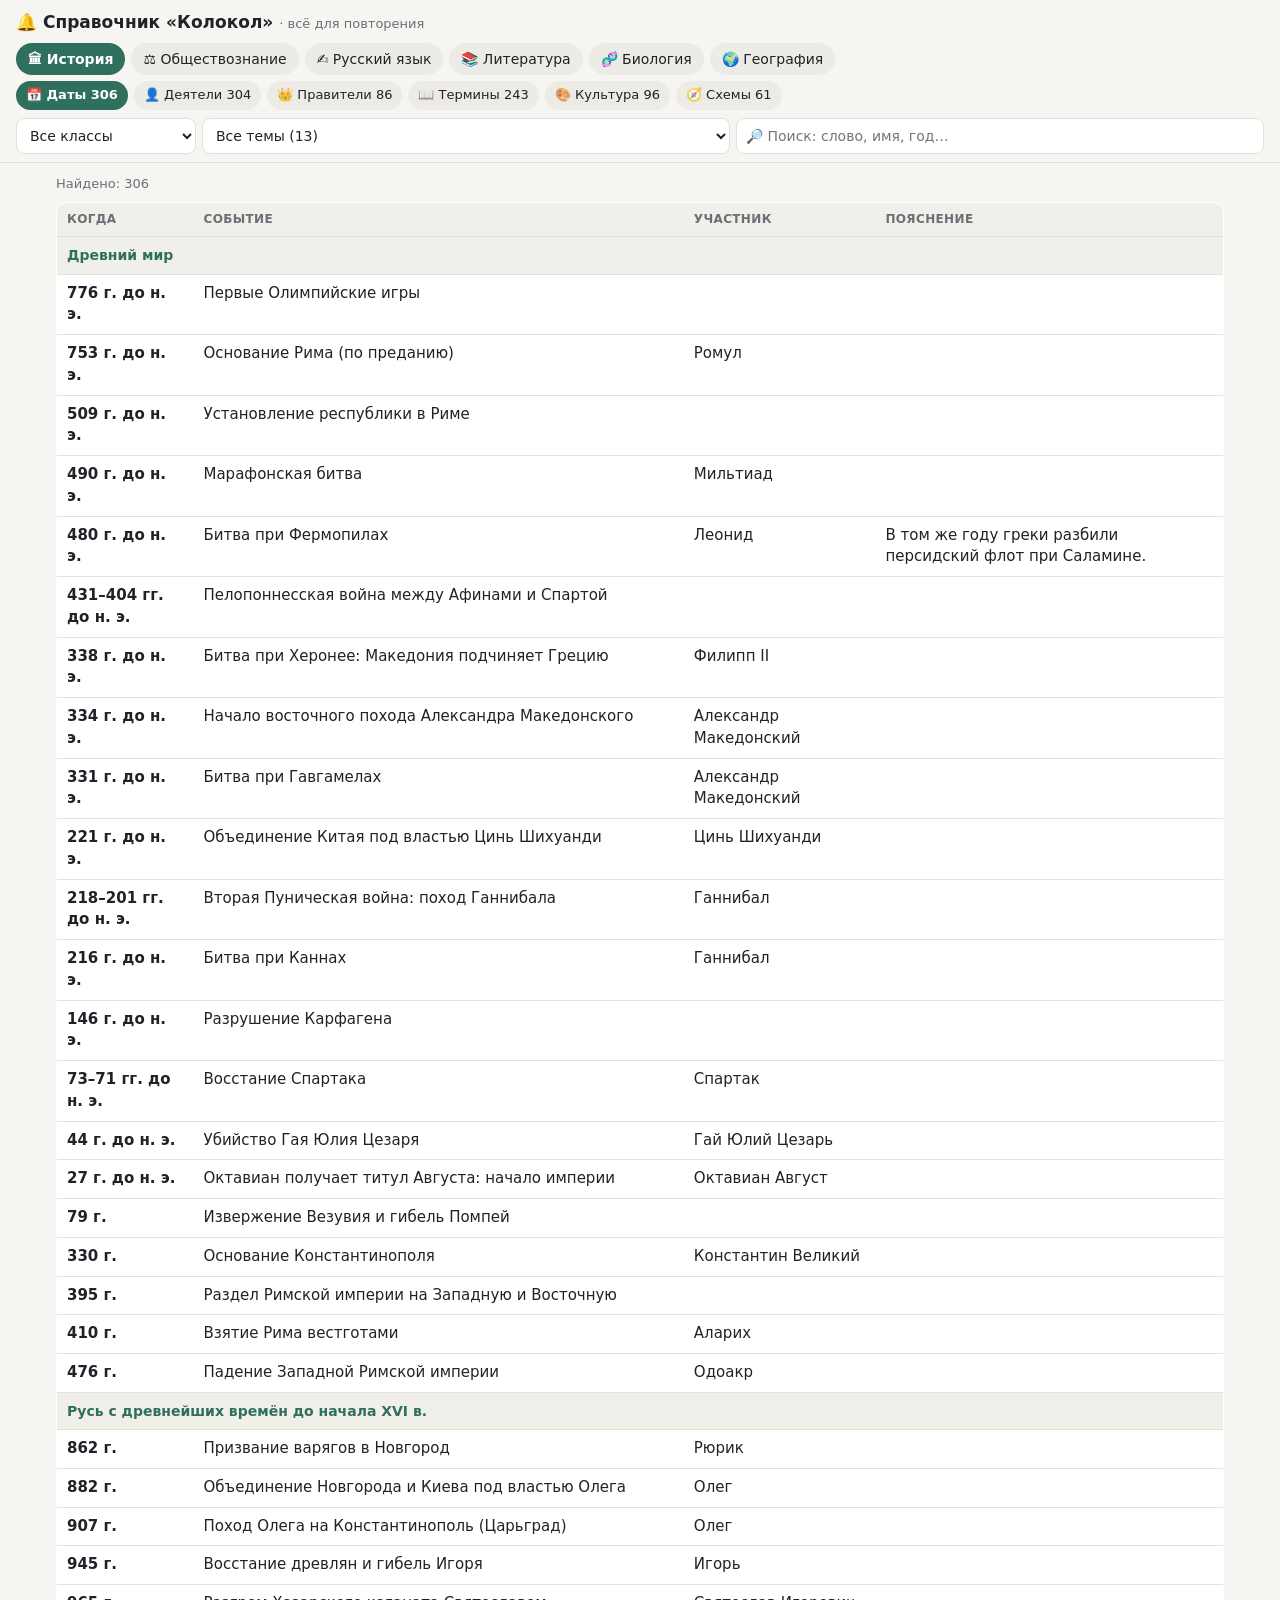
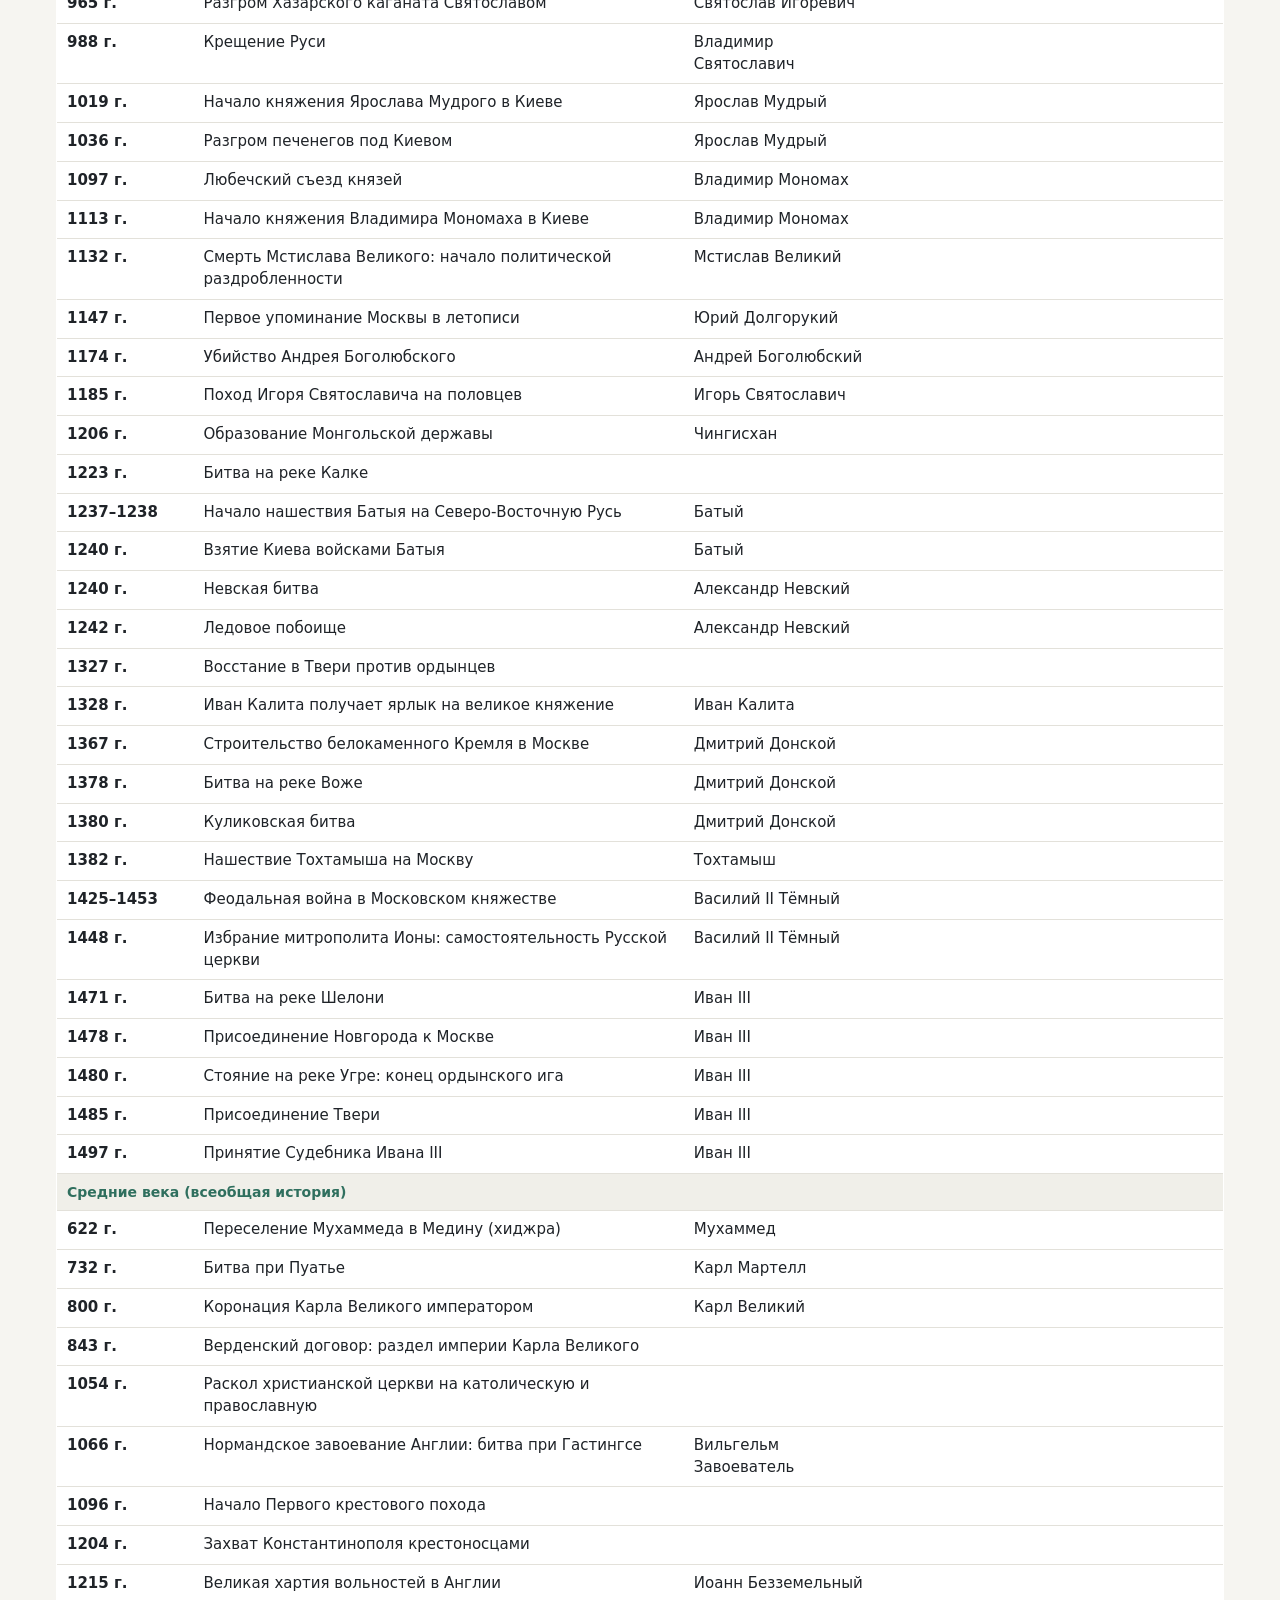
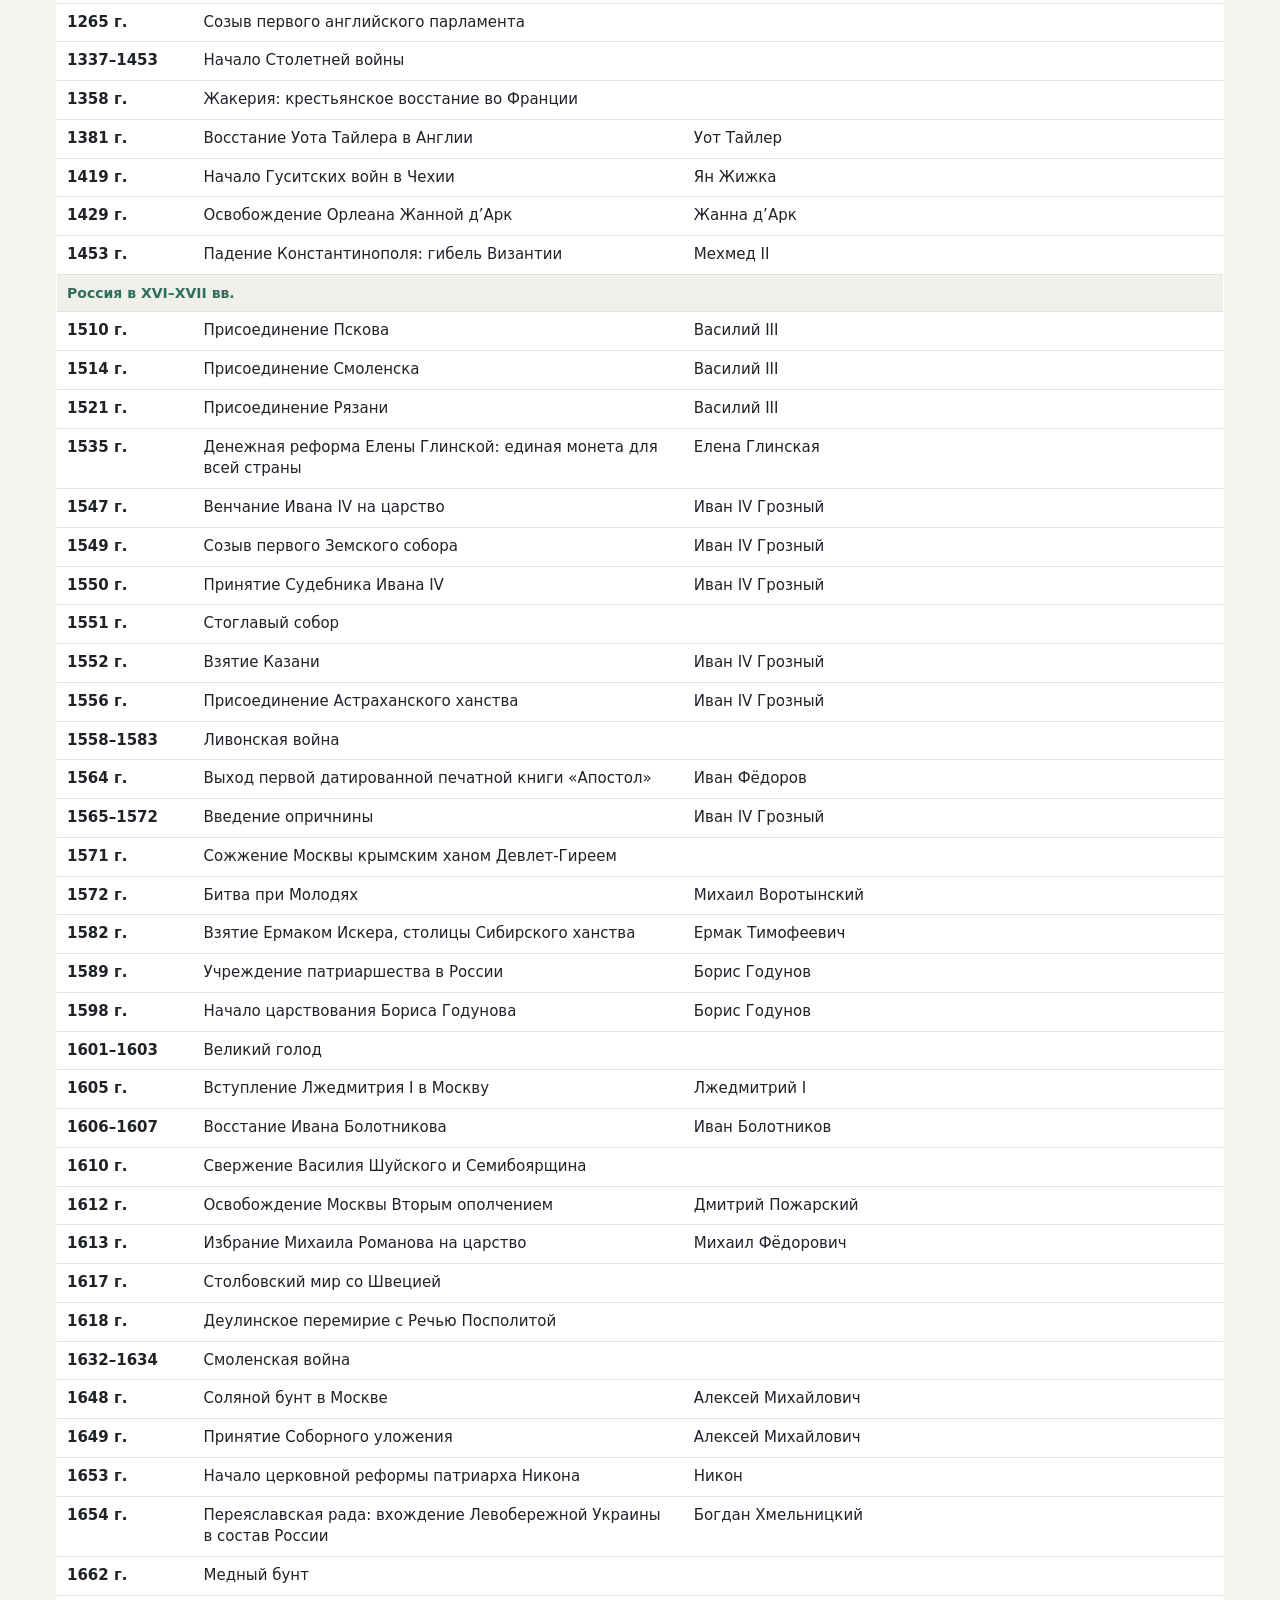
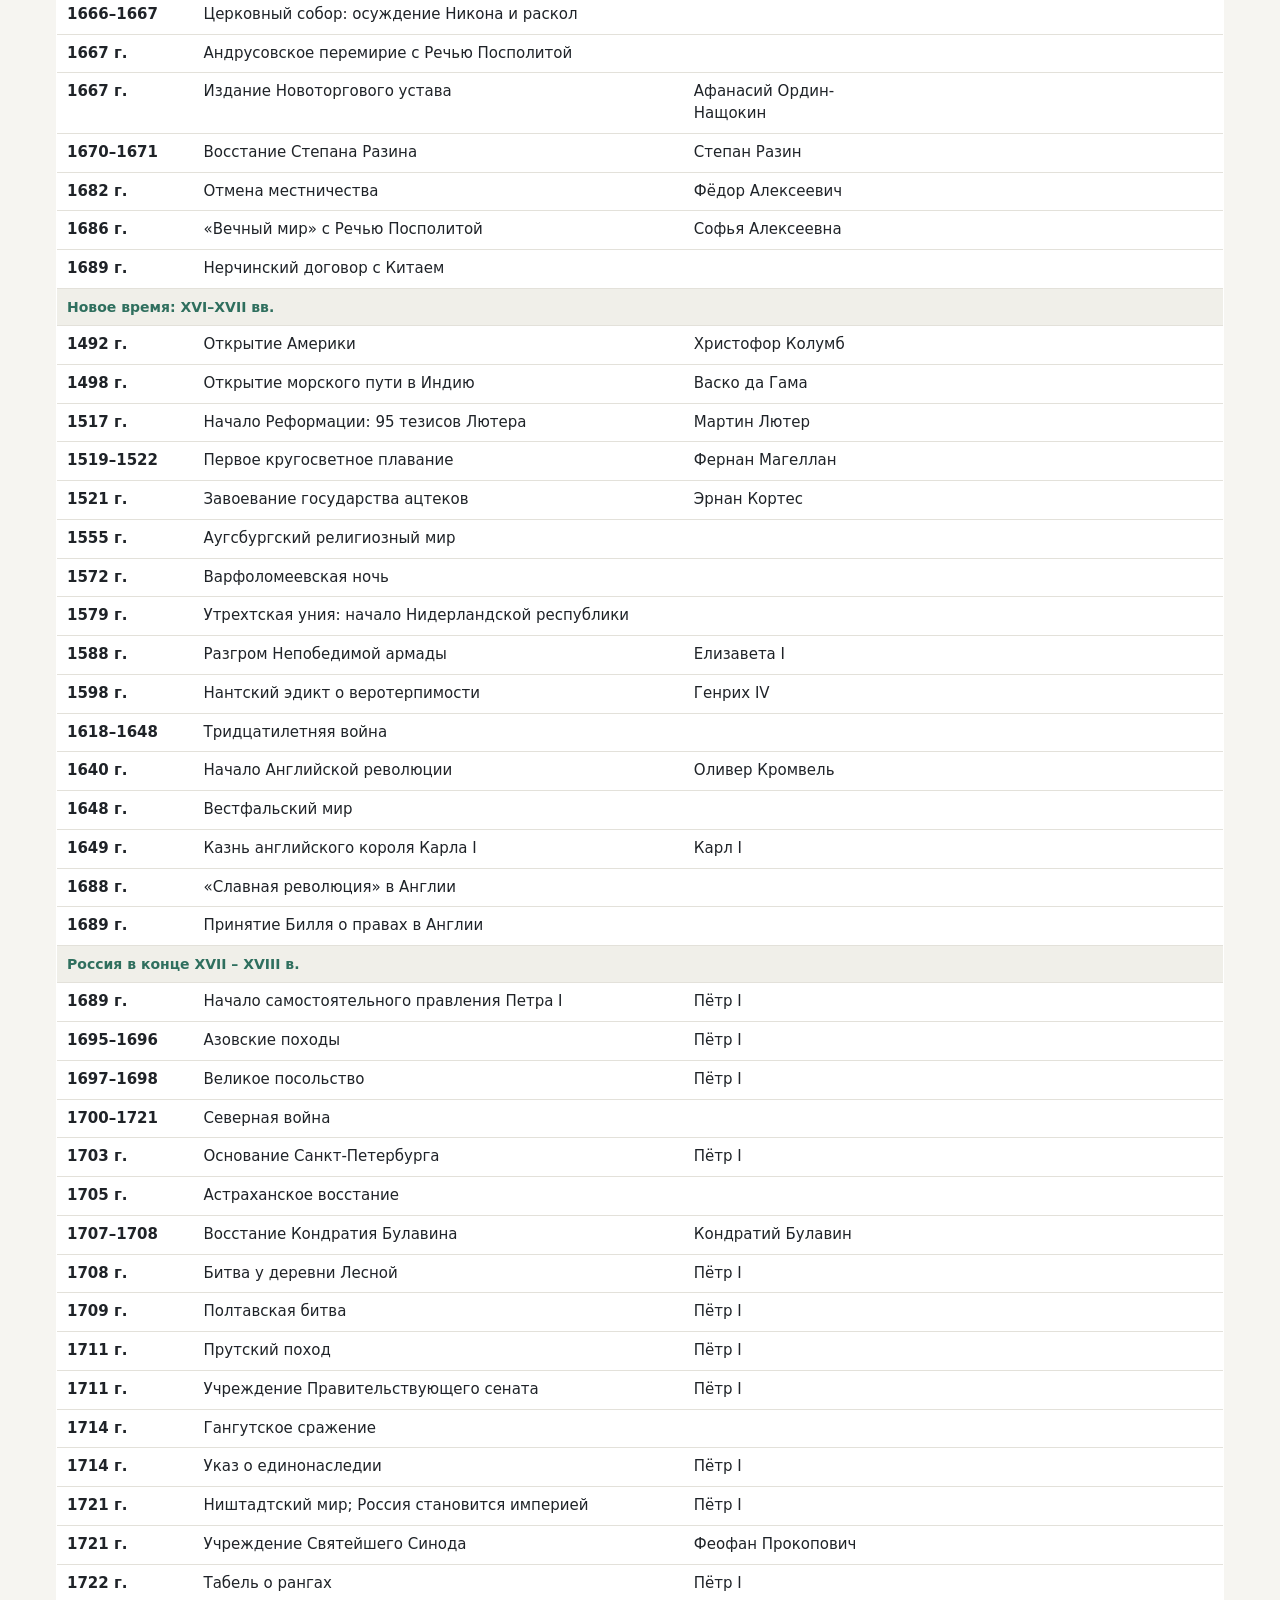
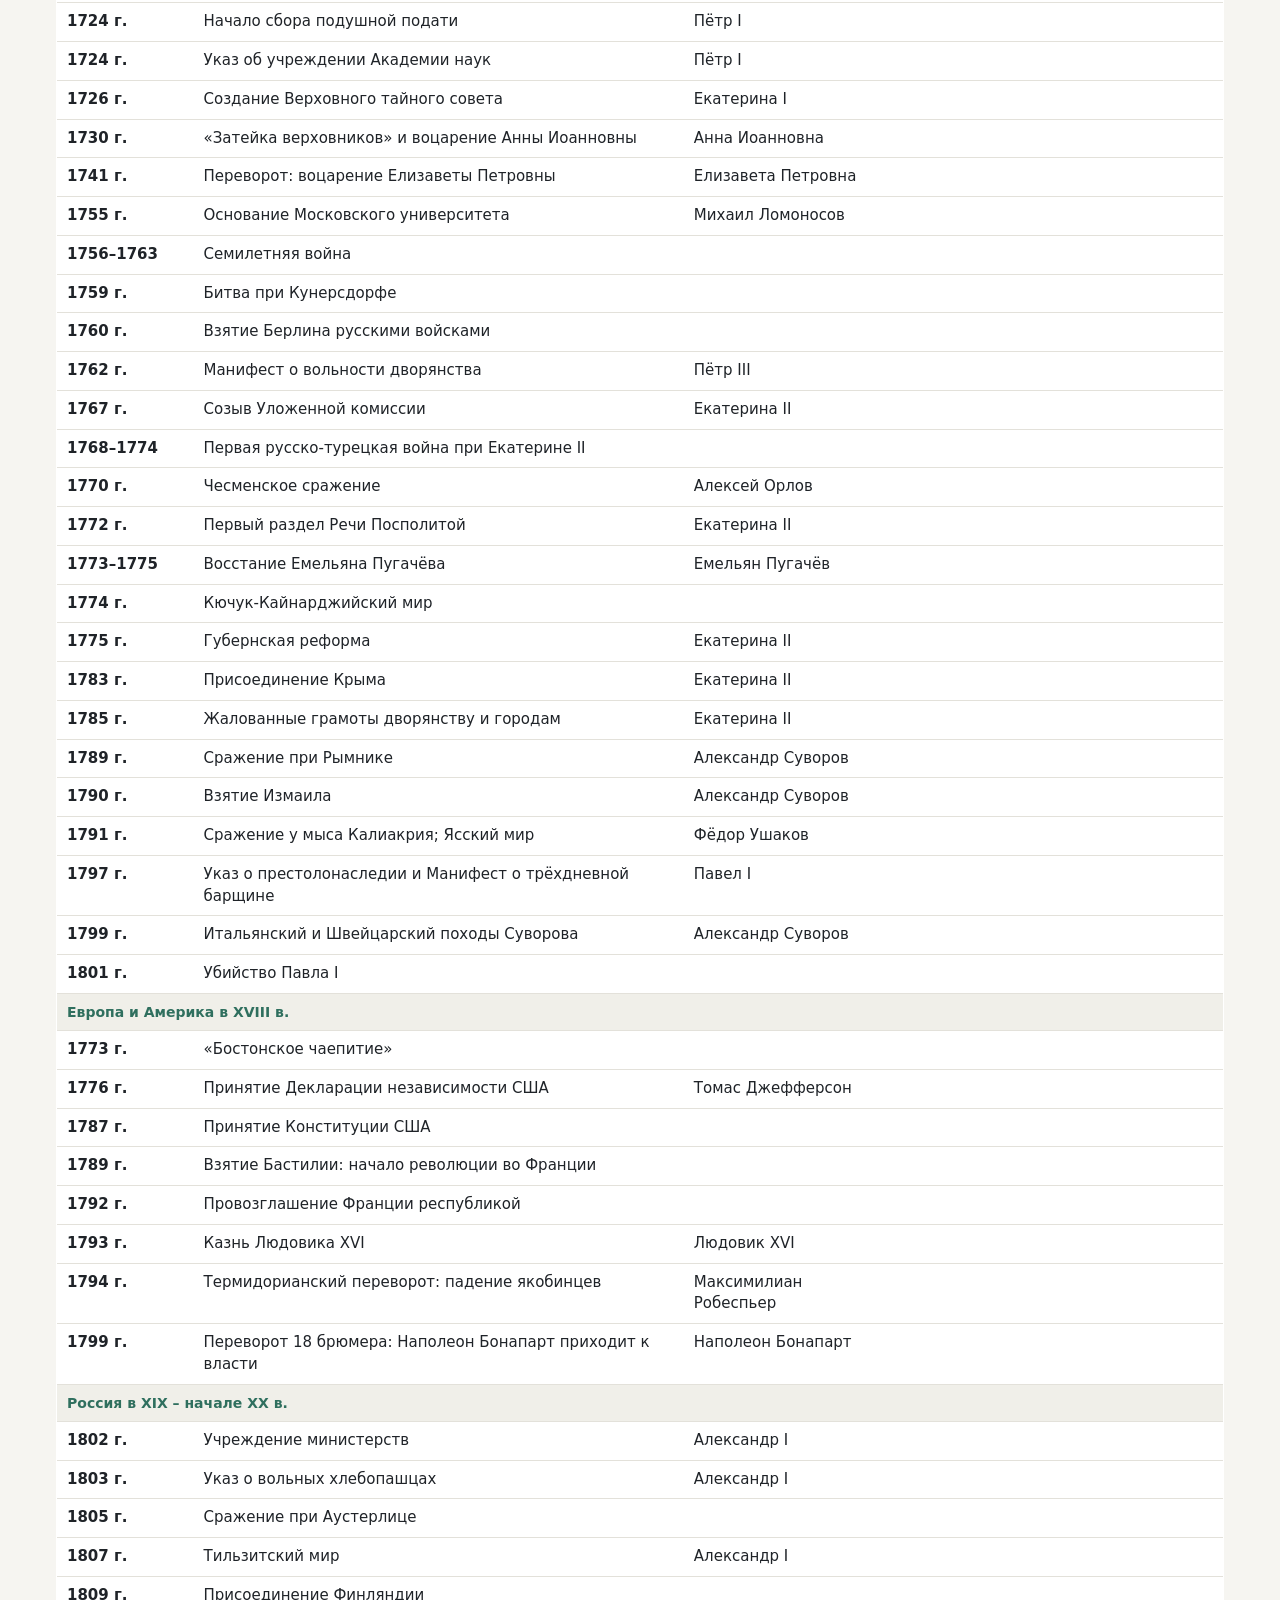
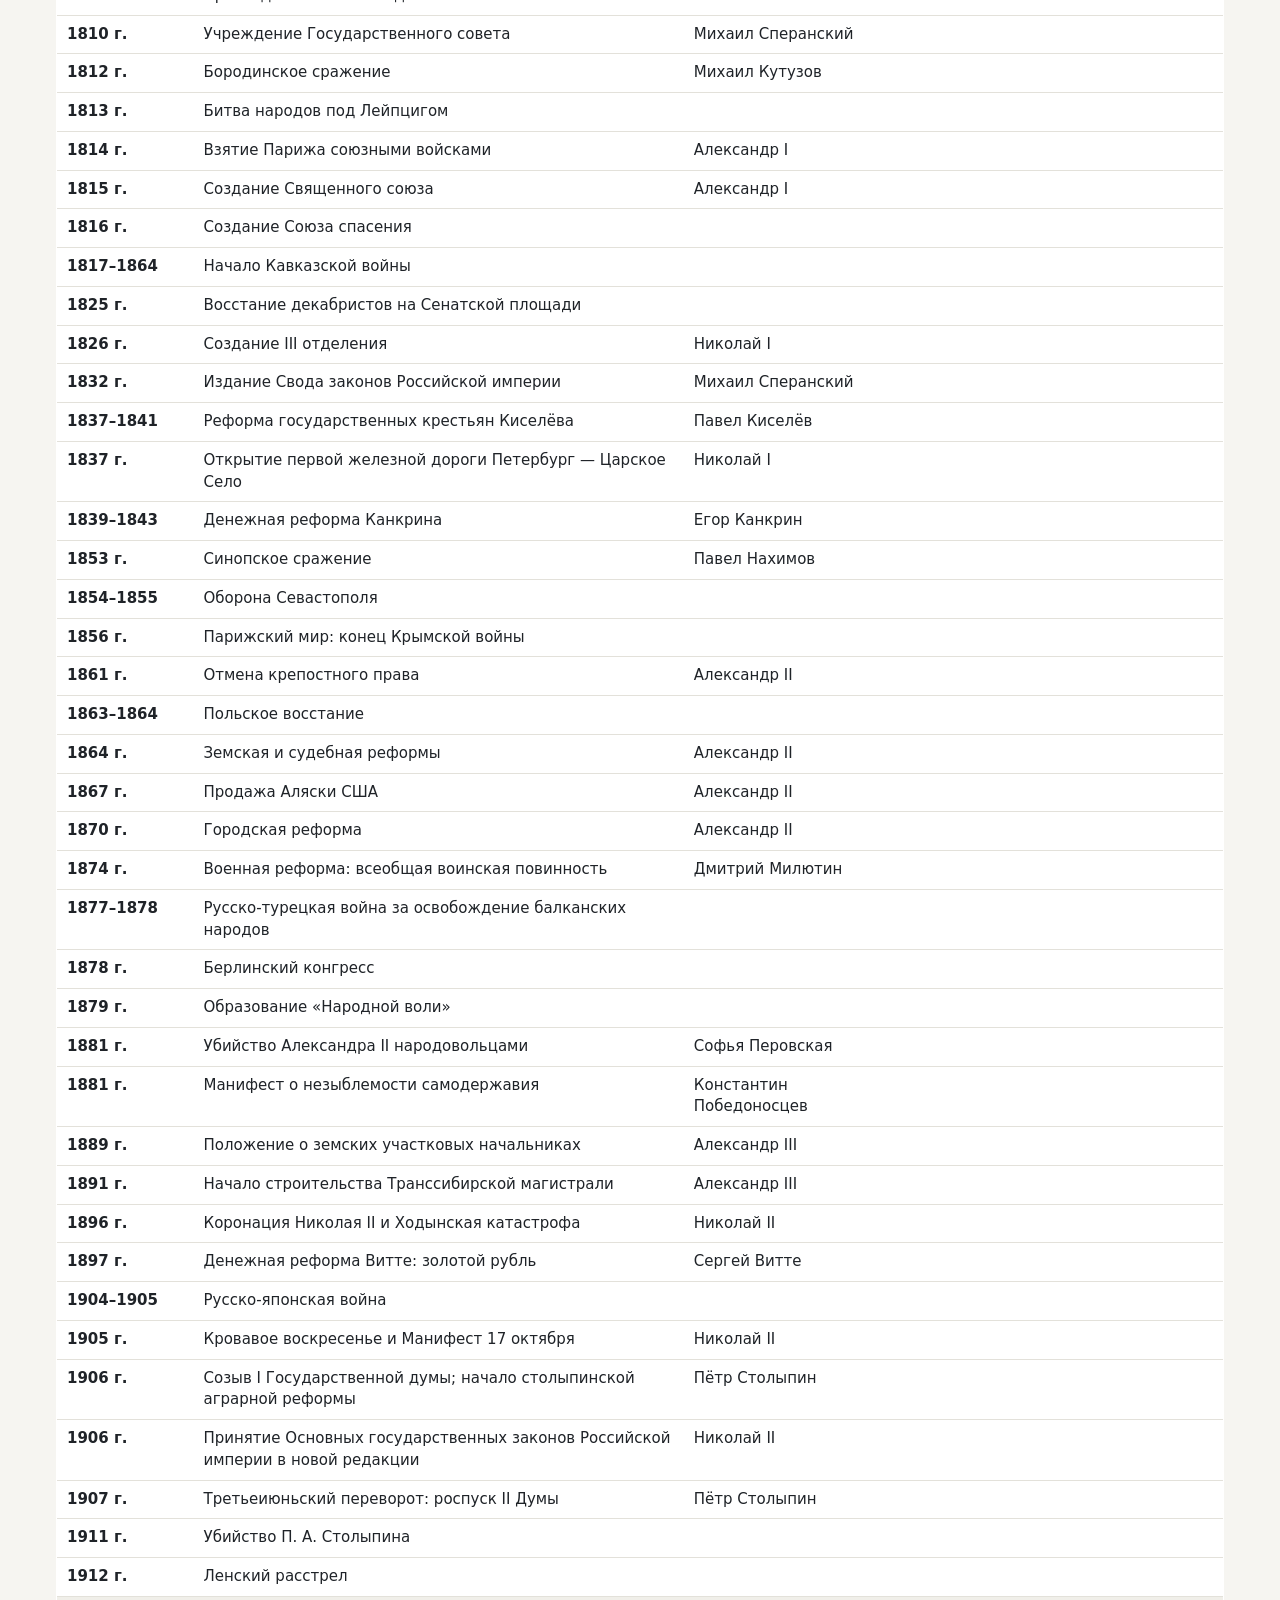
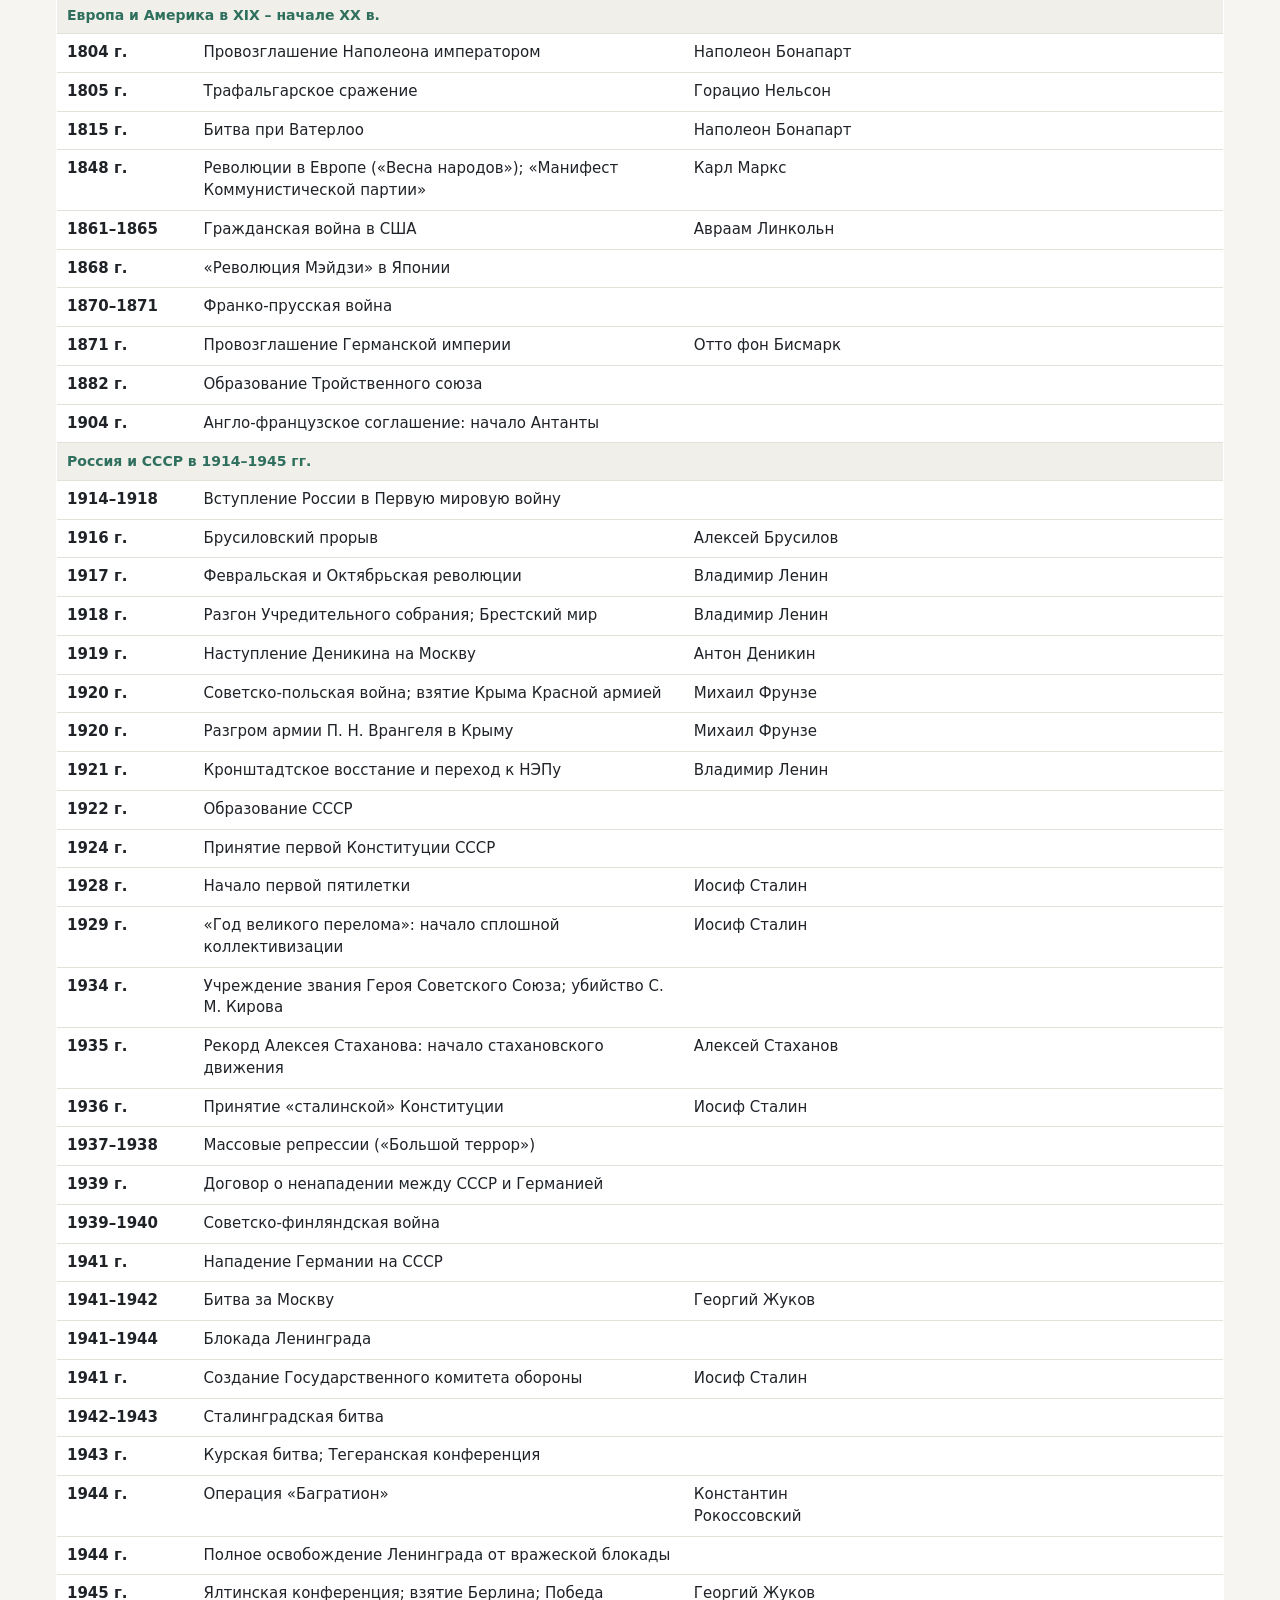
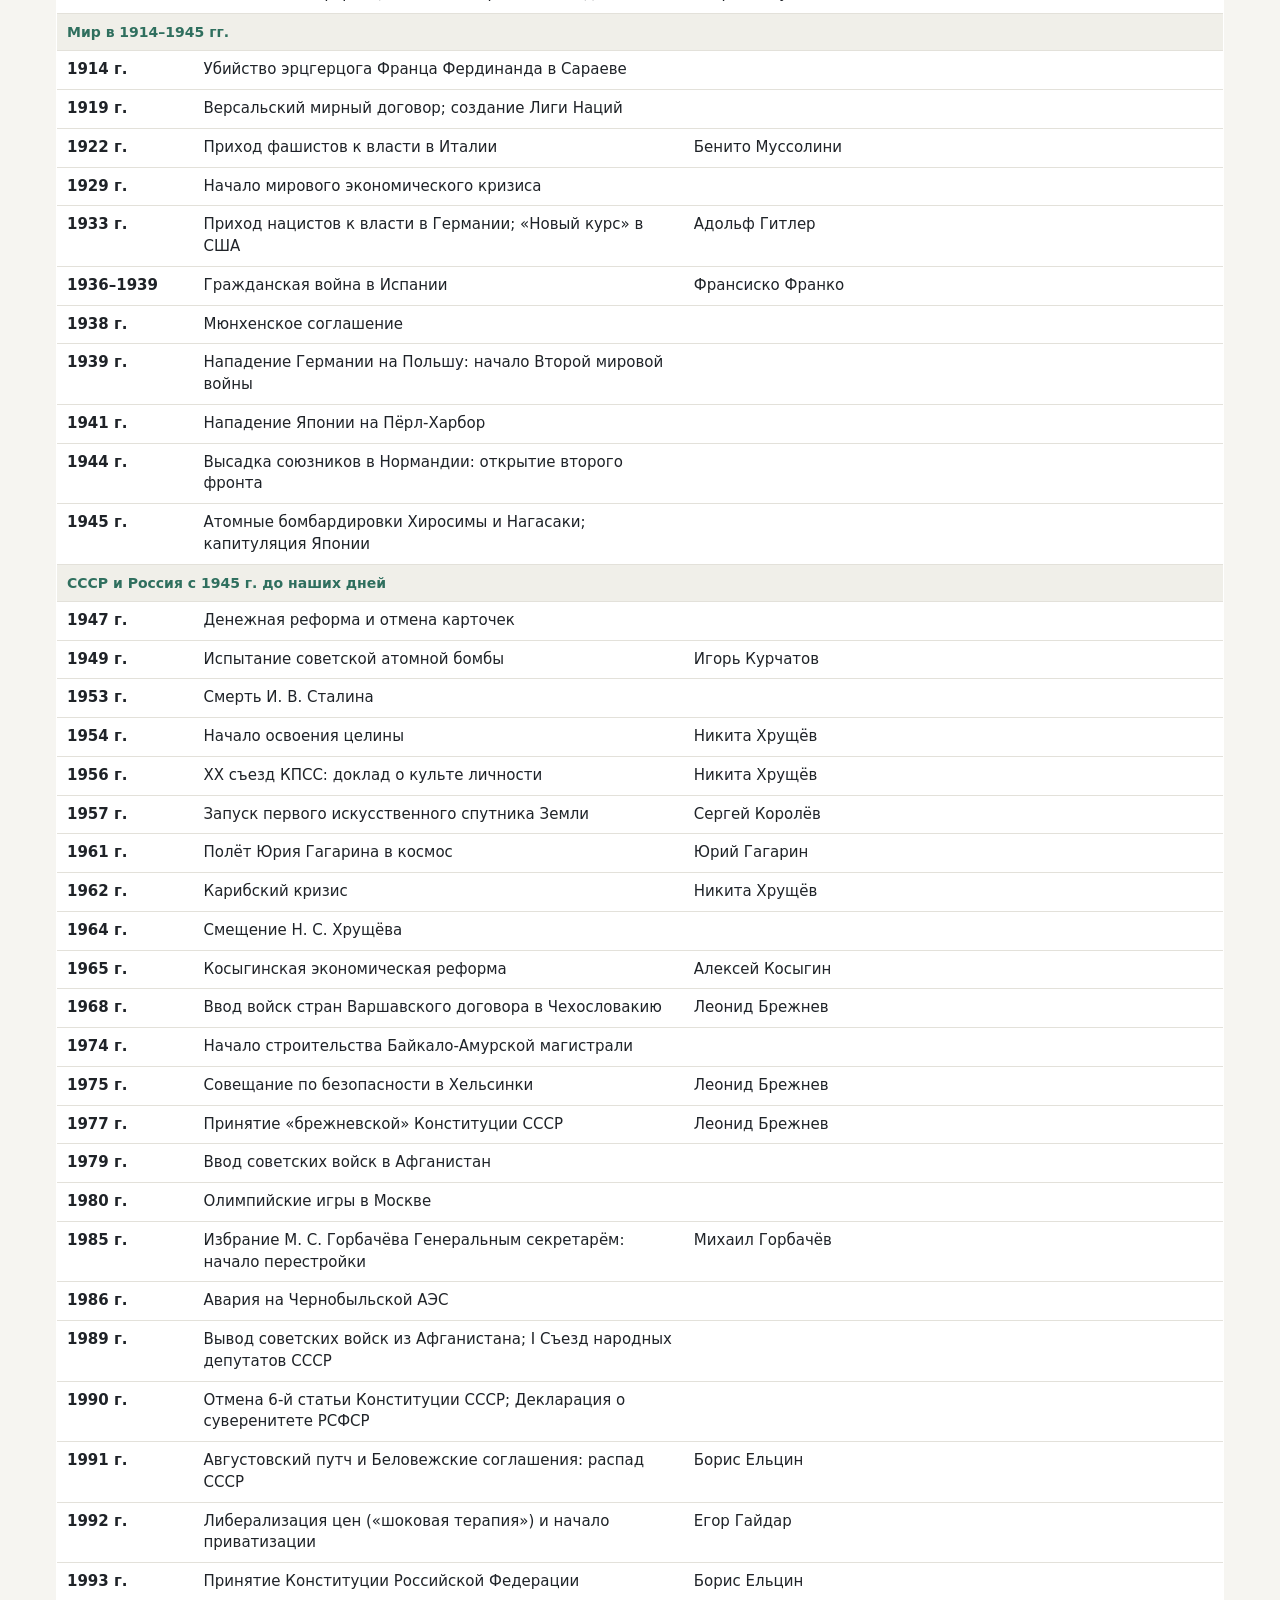
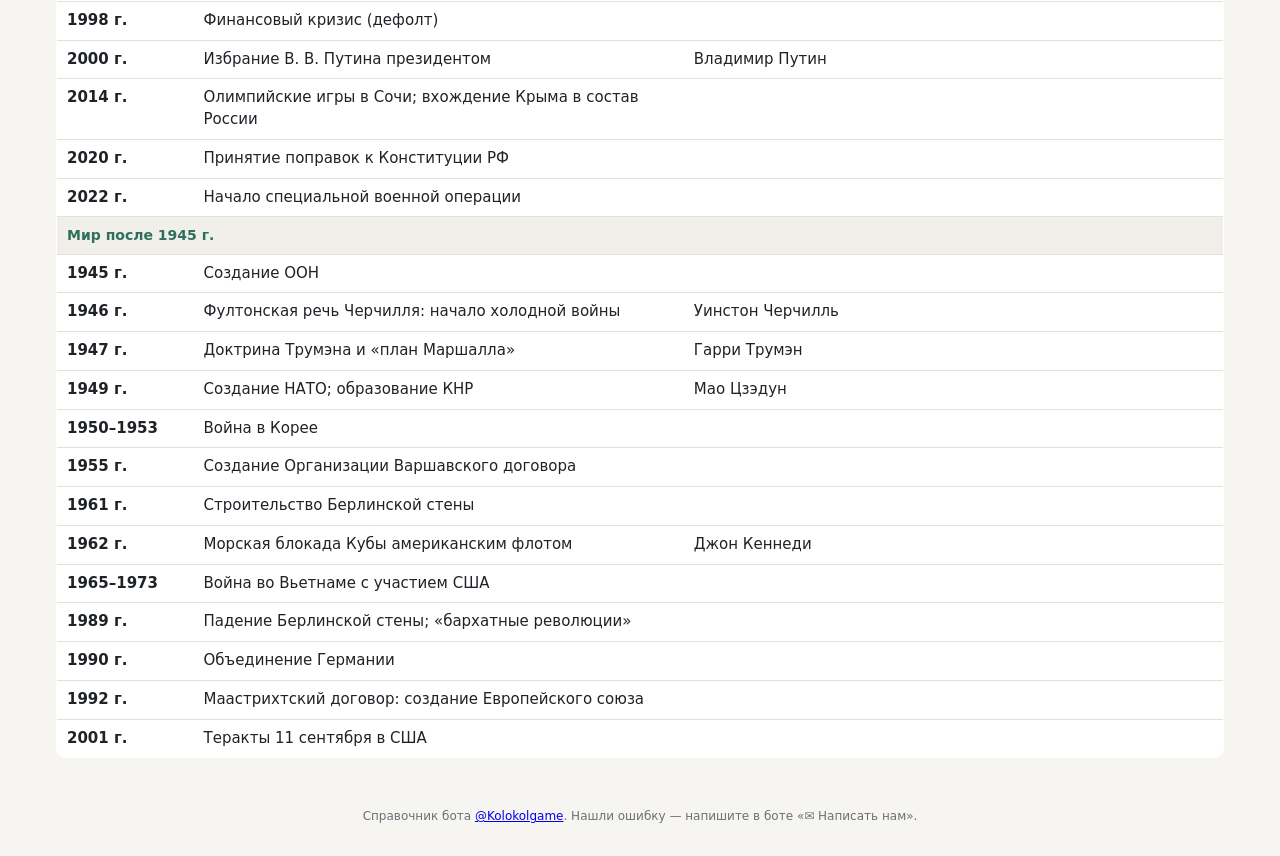
<file: index.html>
<!doctype html>
<html lang="ru">
<head>
<meta charset="utf-8">
<meta name="viewport" content="width=device-width, initial-scale=1, viewport-fit=cover">
<title>Справочник «Колокол»</title>
<meta name="description" content="Даты, деятели, термины, правила, произведения и карты для школы, ОГЭ и ЕГЭ — справочник бота @Kolokolgame">
<link rel="icon" href="data:image/svg+xml,<svg xmlns='http://www.w3.org/2000/svg' viewBox='0 0 100 100'><text y='.9em' font-size='90'>🔔</text></svg>">
<!-- async: если telegram.org недоступен, страница всё равно открывается сразу -->
<script async src="https://telegram.org/js/telegram-web-app.js" onload="window.initTelegram && initTelegram()"></script>
<style>
:root {
  --bg: #f6f5f1; --panel: #ffffff; --ink: #1f2328; --muted: #6b6f76; --line: #e3e1da;
  --accent: #2f6f5e; --accent-ink: #ffffff; --chip: #ecebe5; --mark: #fff3bf; --band: #f0efe9;
  color-scheme: light;
}
@media (prefers-color-scheme: dark) {
  :root:not([data-theme="light"]) {
    --bg: #15171a; --panel: #1d2024; --ink: #e8e6e1; --muted: #9a9ea5; --line: #2e3238;
    --accent: #5fb39a; --accent-ink: #0f1513; --chip: #272a2f; --mark: #4a4220; --band: #23262b;
    color-scheme: dark;
  }
}
:root[data-theme="dark"] {
  --bg: #15171a; --panel: #1d2024; --ink: #e8e6e1; --muted: #9a9ea5; --line: #2e3238;
  --accent: #5fb39a; --accent-ink: #0f1513; --chip: #272a2f; --mark: #4a4220; --band: #23262b;
  color-scheme: dark;
}
* { box-sizing: border-box; }
body { margin: 0; background: var(--bg); color: var(--ink);
  font: 15px/1.45 system-ui, -apple-system, "Segoe UI", Roboto, sans-serif; -webkit-text-size-adjust: 100%; }
header { position: sticky; top: 0; z-index: 5; background: var(--bg); border-bottom: 1px solid var(--line);
  padding: 10px 16px 8px; }
h1 { font-size: 17px; margin: 0 0 8px; font-weight: 650; }
h1 small { color: var(--muted); font-weight: 400; font-size: 13px; }
.chips { display: flex; gap: 6px; overflow-x: auto; scrollbar-width: none; padding-bottom: 6px; }
.chips::-webkit-scrollbar { display: none; }
.chip { flex: none; border: 0; border-radius: 999px; padding: 6px 12px; background: var(--chip); color: var(--ink);
  font: inherit; font-size: 14px; cursor: pointer; white-space: nowrap; }
.chip[aria-pressed="true"] { background: var(--accent); color: var(--accent-ink); font-weight: 600; }
.chips.small .chip { font-size: 13px; padding: 5px 10px; }
.filters { display: grid; grid-template-columns: auto 1fr; gap: 6px; margin-top: 2px; }
.filters select, .filters input { font: inherit; font-size: 14px; color: var(--ink); background: var(--panel);
  border: 1px solid var(--line); border-radius: 8px; padding: 7px 9px; min-width: 0; width: 100%; }
.filters input { grid-column: 1 / -1; }
main { padding: 12px 16px 40px; max-width: 1200px; margin: 0 auto; }
.count { color: var(--muted); font-size: 13px; margin: 0 0 8px; }
table { width: 100%; border-collapse: collapse; background: var(--panel); border-radius: 10px; overflow: hidden;
  border: 1px solid var(--line); }
th, td { text-align: left; vertical-align: top; padding: 8px 10px; border-bottom: 1px solid var(--line); }
th { font-size: 12px; text-transform: uppercase; letter-spacing: .03em; color: var(--muted); background: var(--band); font-weight: 600; }
tr.topic td { background: var(--band); font-weight: 650; font-size: 14px; color: var(--accent); }
td img { width: 140px; max-width: 100%; height: auto; border-radius: 6px; display: block; background: #fff; }
td small { color: var(--muted); }
mark { background: var(--mark); color: inherit; border-radius: 2px; }
.empty { text-align: center; color: var(--muted); padding: 40px 0; }
footer { color: var(--muted); font-size: 12px; text-align: center; padding: 10px 16px 30px; }
@media (min-width: 760px) {
  .filters { grid-template-columns: 180px 1fr 1fr; }
  .filters input { grid-column: auto; }
  td img { width: 200px; }
}
/* На телефоне строка таблицы — карточка: подписи столбцов перед значением */
@media (max-width: 759px) {
  table, tbody, tr, td { display: block; width: 100%; }
  thead { display: none; }
  table { border: 0; background: none; }
  tr.item { background: var(--panel); border: 1px solid var(--line); border-radius: 10px; margin-bottom: 8px; padding: 6px 0; }
  tr.item td { border: 0; padding: 3px 12px; }
  tr.item td:empty { display: none; }
  tr.item td[data-label]:not([data-label=""]):not(:first-child)::before { content: attr(data-label); display: block;
    font-size: 11px; text-transform: uppercase; letter-spacing: .03em; color: var(--muted); }
  tr.topic td { border: 0; margin: 14px 0 8px; background: none; padding: 0 2px; }
  td img { width: 100%; max-width: 420px; }
  h1 small { display: none; }
}
</style>
</head>
<body>
<header>
  <h1>🔔 Справочник «Колокол» <small>· всё для повторения</small></h1>
  <nav class="chips" id="subjects" aria-label="Предмет"></nav>
  <nav class="chips small" id="tabs" aria-label="Раздел"></nav>
  <div class="filters">
    <select id="mode" aria-label="Класс или экзамен"></select>
    <select id="topic" aria-label="Тема"></select>
    <input id="q" type="search" placeholder="🔎 Поиск: слово, имя, год…" autocomplete="off">
  </div>
</header>
<main>
  <p class="count" id="count"></p>
  <div id="out"></div>
</main>
<footer>Справочник бота <a href="https://t.me/Kolokolgame">@Kolokolgame</a>. Нашли ошибку — напишите в боте «✉️ Написать нам».</footer>
<script>
const MENU = [{"key": "hist", "title": "🏛 История", "modes": ["5", "6", "7", "8", "9", "10", "11", "oge", "ege"]}, {"key": "soc", "title": "⚖️ Обществознание", "modes": ["6", "7", "8", "9", "10", "11", "oge", "ege"]}, {"key": "rus", "title": "✍️ Русский язык", "modes": ["5", "6", "7", "8", "9", "10", "11", "oge", "ege"]}, {"key": "lit", "title": "📚 Литература", "modes": ["5", "6", "7", "8", "9", "10", "11", "oge", "ege"]}, {"key": "bio", "title": "🧬 Биология", "modes": ["5", "6", "7", "8", "9", "10", "11", "oge", "ege"]}, {"key": "geo", "title": "🌍 География", "modes": ["5", "6", "7", "8", "9", "10", "11", "oge", "ege"]}];
const MODE_TITLES = {oge: "ОГЭ", ege: "ЕГЭ"};
const state = {subject: MENU[0].key, tab: "", mode: "all", topic: -1, q: ""};
const $ = id => document.getElementById(id);
const norm = s => s.toLowerCase().replace(/ё/g, "е");

function initTelegram() {
  const tg = window.Telegram && Telegram.WebApp;
  if (!tg || !tg.initData) return;  // открыт не из Telegram
  tg.ready(); tg.expand();
  if (tg.colorScheme) document.documentElement.dataset.theme = tg.colorScheme;
}
if (window.Telegram) initTelegram();  // скрипт Telegram успел загрузиться раньше этой строки

function load(key) {
  return new Promise((ok, fail) => {
    if (window.DATA && DATA[key]) return ok(DATA[key]);
    const s = document.createElement("script");
    s.src = `data/${key}.js`;
    s.onload = () => ok(DATA[key]);
    s.onerror = fail;
    document.head.appendChild(s);
  });
}

function inMode(grade, oge, ege) {
  const m = state.mode;
  return m === "all" || (m === "oge" ? oge : m === "ege" ? ege : grade === +m);
}

function chip(label, pressed, onclick) {
  const b = document.createElement("button");
  b.className = "chip"; b.textContent = label; b.setAttribute("aria-pressed", pressed); b.onclick = onclick;
  return b;
}

function readHash() {
  const [subject, tab, mode] = decodeURIComponent(location.hash.slice(1)).split("/");
  if (MENU.some(m => m.key === subject)) state.subject = subject;
  if (tab) state.tab = tab;
  if (mode) state.mode = mode;
}

function writeHash() {
  history.replaceState(null, "", `#${state.subject}/${state.tab}/${state.mode}`);
}

function highlight(html, words) {
  if (!words.length) return html;
  // подсветка только в тексте, не в тегах
  return html.replace(/(^|>)([^<]+)/g, (all, gt, text) => {
    let t = text;
    for (const w of words) {
      const re = new RegExp(w.replace(/[.*+?^${}()|[\]\\]/g, "\\$&").replace(/е/g, "[её]"), "gi");
      t = t.replace(re, m => `\u0001${m}\u0002`);
    }
    return gt + t.replace(/\u0001/g, "<mark>").replace(/\u0002/g, "</mark>");
  });
}

async function render() {
  const data = await load(state.subject);
  // предметы
  const subj = $("subjects"); subj.replaceChildren();
  for (const m of MENU) subj.appendChild(chip(m.title, m.key === state.subject, () => {
    state.subject = m.key; state.topic = -1; render();
  }));
  // режимы
  if (state.mode !== "all" && !data.modes.includes(state.mode)) state.mode = "all";
  const mode = $("mode"); mode.replaceChildren(new Option("Все классы", "all"));
  for (const m of data.modes) mode.appendChild(new Option(MODE_TITLES[m] || `${m} класс`, m));
  mode.value = state.mode;
  // вкладки: только те, где в этом классе есть материал
  const tabsHere = data.tabs.filter(t => t.rows.some(r => inMode(r[1], r[2], r[3])));
  if (!tabsHere.some(t => t.key === state.tab)) state.tab = (tabsHere[0] || data.tabs[0]).key;
  const tabs = $("tabs"); tabs.replaceChildren();
  for (const t of tabsHere) tabs.appendChild(chip(`${t.title} ${t.rows.filter(r => inMode(r[1], r[2], r[3])).length}`,
    t.key === state.tab, () => { state.tab = t.key; render(); }));
  if (state.subject === "bio") {  // тренажёр: перетащить подписи к схеме — отдельная страница
    const a = document.createElement("a");
    a.className = "chip"; a.href = "trainer.html"; a.textContent = "🧩 Тренажёр"; a.style.textDecoration = "none";
    tabs.appendChild(a);
  }
  const tab = data.tabs.find(t => t.key === state.tab);
  // темы
  const rows = tab.rows.filter(r => inMode(r[1], r[2], r[3]));
  const topics = [...new Set(rows.map(r => r[0]))];
  if (!topics.includes(state.topic)) state.topic = -1;
  const sel = $("topic"); sel.replaceChildren(new Option(`Все темы (${topics.length})`, -1));
  for (const t of topics) sel.appendChild(new Option(data.topics[t][0], t));
  sel.value = state.topic;
  writeHash();
  draw(data, tab, rows);
  const active = tabs.querySelector('[aria-pressed="true"]');
  if (active) active.scrollIntoView({block: "nearest", inline: "nearest"});
}

function draw(data, tab, rows) {
  const words = norm(state.q).split(/\s+/).filter(Boolean);
  const shown = rows.filter(r => (state.topic < 0 || r[0] === state.topic) &&
    (!words.length || words.every(w => norm(r[4].join(" ").replace(/<[^>]+>/g, " ")).includes(w))));
  $("count").textContent = shown.length ? `Найдено: ${shown.length}` : "";
  if (!shown.length) {
    $("out").innerHTML = `<p class="empty">Ничего не нашлось. Попробуй другое слово или «Все темы».</p>`;
    return;
  }
  const head = tab.head;
  let html = `<table><thead><tr>${head.map(h => `<th>${h}</th>`).join("")}</tr></thead><tbody>`;
  let last = -1;
  for (const r of shown) {
    if (r[0] !== last) {
      last = r[0];
      const t = data.topics[r[0]];
      html += `<tr class="topic"><td colspan="${head.length}">${t[0]}</td></tr>`;
    }
    html += `<tr class="item">${r[4].map((c, i) => `<td data-label="${head[i]}">${highlight(c, words)}</td>`).join("")}</tr>`;
  }
  $("out").innerHTML = html + "</tbody></table>";
}

$("mode").onchange = e => { state.mode = e.target.value; render(); };
$("topic").onchange = e => { state.topic = +e.target.value; render(); window.scrollTo(0, 0); };
let timer;
$("q").oninput = e => { clearTimeout(timer); timer = setTimeout(() => { state.q = e.target.value.trim(); render(); }, 150); };
window.addEventListener("hashchange", () => { readHash(); render(); });
readHash();
render();
</script>
</body>
</html>
</file>
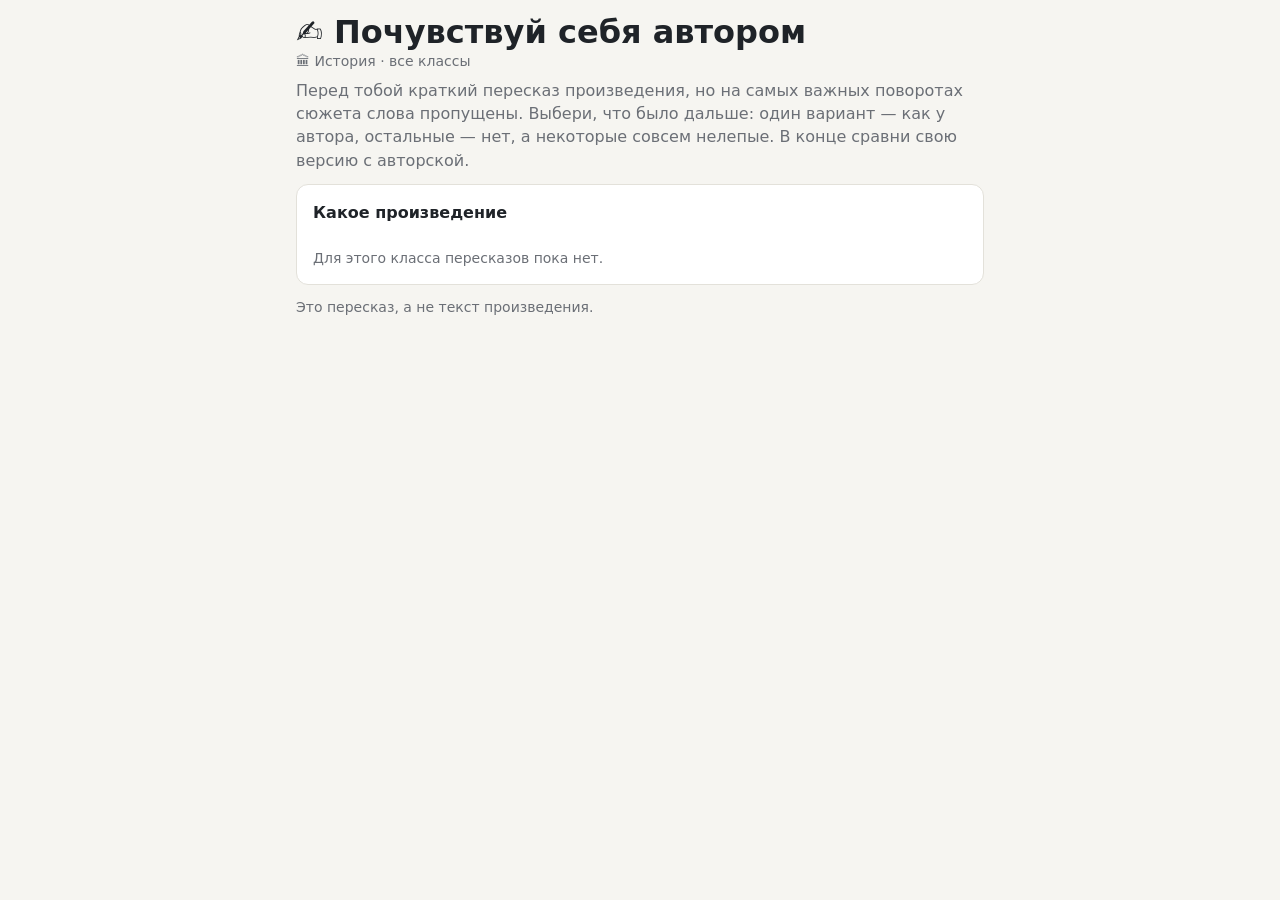
<file: author.html>
<!doctype html>
<html lang="ru">
<head>
<meta charset="utf-8">
<meta name="viewport" content="width=device-width, initial-scale=1, viewport-fit=cover">
<meta name="description" content="Игра бота «Колокол»: пересказ произведения с пропусками — выбери, что было дальше, и сравни свою версию с авторской.">
<title>Почувствуй себя автором</title>
<link rel="icon" href="data:image/svg+xml,<svg xmlns='http://www.w3.org/2000/svg' viewBox='0 0 100 100'><text y='.9em' font-size='90'>✍️</text></svg>">
<link rel="stylesheet" href="game.css">
<script async src="https://telegram.org/js/telegram-web-app.js" onload="window.initTelegram && initTelegram()"></script>
<style>
.story { background: var(--panel); border: 1px solid var(--line); border-radius: 12px; padding: 14px 16px; font-size: 17px; line-height: 1.6;
  overflow-wrap: anywhere; }
.story .gap { display: inline-block; min-width: 72px; border-bottom: 2px dashed var(--accent); color: var(--accent); text-align: center;
  font-weight: 700; animation: blink 1.2s ease-in-out infinite; }
@keyframes blink { 50% { opacity: .4; } }
.story mark, .version mark { background: var(--good-bg); color: var(--good); font-weight: 650; border-radius: 4px; padding: 0 3px; }
.story mark.bad, .version mark.bad { background: var(--hit-bg); color: var(--hit); }
.story mark.fun, .version mark.fun { background: var(--b5); color: var(--ink); }
.story s { color: var(--muted); }
.opts { display: grid; grid-template-columns: repeat(auto-fill, minmax(150px, 1fr)); gap: 8px; }
.opts button { border-color: var(--line); color: var(--ink); text-align: left; overflow-wrap: anywhere; font-weight: 600; }
.opts button.ok { border-color: var(--good); background: var(--good-bg); opacity: 1; }
.opts button.bad { border-color: var(--hit); background: var(--hit-bg); opacity: 1; }
.version { line-height: 1.6; overflow-wrap: anywhere; }
.legend { color: var(--muted); font-size: 13px; }
.byline { color: var(--muted); font-size: 14px; }
</style>
</head>
<body>
<main class="wrap" id="home">
  <header>
    <h1>✍️ Почувствуй себя автором</h1>
    <p class="subject" id="subj"></p>
    <p class="lead" style="margin-top:8px">Перед тобой краткий пересказ произведения, но на самых важных поворотах сюжета слова пропущены. Выбери, что было дальше: один вариант — как у автора, остальные — нет, а некоторые совсем нелепые. В конце сравни свою версию с авторской.</p>
  </header>
  <section class="sheet">
    <h2>Какое произведение</h2>
    <div class="choices" id="books"></div>
    <p class="note" id="none" hidden>Для этого класса пересказов пока нет.</p>
  </section>
  <p class="note">Это пересказ, а не текст произведения.</p>
</main>

<main class="wrap" id="game" hidden>
  <div class="top">
    <button class="back" id="quit">⏹ Закончить</button>
    <div class="hud"><span id="step"></span><span id="score"></span></div>
  </div>
  <div class="task"><span id="author"></span><b id="title"></b></div>
  <div class="story" id="story" aria-live="polite"></div>
  <div class="opts" id="opts"></div>
  <p class="hint" id="hint" aria-live="polite"></p>
  <button class="main" id="next" hidden>Дальше ▶️</button>
</main>

<main class="wrap" id="over" hidden>
  <h1 id="otitle"></h1>
  <section class="sheet">
    <p class="big" id="final"></p>
    <p id="verdict"></p>
  </section>
  <section class="sheet">
    <h2>📖 Как у автора</h2>
    <p class="version" id="real"></p>
  </section>
  <section class="sheet" id="minebox">
    <h2>✍️ Твоя версия</h2>
    <p class="version" id="mine"></p>
    <p class="legend">Зелёным — как у автора, красным — по-другому, сиреневым — совсем по-своему 😄</p>
  </section>
  <button class="main" id="claim" hidden></button>
  <p class="note" id="claimnote" hidden>Бот начислит опыт за верно заполненные пропуски и напишет в чат. Игра не закроется — можно играть дальше.</p>
  <div class="row"><button class="main" id="again">Другое произведение ▶️</button><button id="menu">Назад</button></div>
</main>

<script src="game.js"></script>
<script src="bot-xp.js"></script>
<script>
"use strict";
// Пересказы — из данных бота (app/game_data.py, author; тексты — app/content/literature/author_game.py): t — название, au — автор,
// p — части: строка — текст, список — пропуск (первый вариант верный, последний — нарочно нелепый). Опыт — буква a в app/games.py.
const best = records("author");
let ALL = [], state = null, played = new Set();

const gaps = b => b.p.filter(x => Array.isArray(x)).length;
const esc = t => t.replace(/[&<>"]/g, c => ({"&": "&amp;", "<": "&lt;", ">": "&gt;", '"': "&quot;"}[c]));

function start(book) {
  played.add(book.t);
  state = {b: book, picks: [], gap: 0, score: 0, total: gaps(book), done: false};
  $("title").textContent = `«${book.t}»`;
  $("author").textContent = book.au;
  show("game");
  ask();
}

// Текст до текущего пропуска: заполненные пропуски подсвечены, текущий — «_____»
function render() {
  const s = state;
  let html = "", k = 0;
  for (const part of s.b.p) {
    if (!Array.isArray(part)) { html += esc(part); continue; }
    if (k < s.picks.length) html += mark(part, s.picks[k], true);
    else if (k === s.picks.length && !s.done) { html += '<span class="gap">…</span>'; break; }
    else break;
    k++;
  }
  $("story").innerHTML = html;
}

function mark(opts, pick, showRight) {
  if (pick === 0) return `<mark>${esc(opts[0])}</mark>`;
  const cls = pick === opts.length - 1 ? "fun" : "bad";
  return showRight ? `<mark class="${cls}"><s>${esc(opts[pick])}</s></mark> <mark>${esc(opts[0])}</mark>` : `<mark class="${cls}">${esc(opts[pick])}</mark>`;
}

function current() { return state.b.p.filter(x => Array.isArray(x))[state.gap]; }

function ask() {
  const s = state, opts = current();
  s.answered = false;
  $("step").textContent = `${s.gap + 1}/${s.total}`;
  $("score").textContent = `✅ ${s.score}`;
  $("hint").textContent = ""; $("hint").className = "hint";
  $("next").hidden = true;
  render();
  $("opts").replaceChildren(...shuffle(opts.map((t, i) => [t, i])).map(([t, i]) => {
    const b = document.createElement("button");
    b.textContent = t;
    b.dataset.i = i;
    b.addEventListener("click", () => choose(i));
    return b;
  }));
}

function choose(i) {
  const s = state;
  if (!s || s.answered) return;
  s.answered = true;
  const opts = current();
  s.picks.push(i);
  if (i === 0) s.score++;
  $("opts").querySelectorAll("button").forEach(b => {
    b.disabled = true;
    if (+b.dataset.i === 0) b.classList.add("ok");
    else if (+b.dataset.i === i) b.classList.add("bad");
  });
  $("hint").textContent = i === 0 ? "✅ Как у автора!" : i === opts.length - 1 ? `😄 Смело! Но у автора: ${opts[0]}` : `❌ У автора: ${opts[0]}`;
  $("hint").className = i === 0 ? "hint ok" : "hint";
  $("score").textContent = `✅ ${s.score}`;
  s.gap++;
  render();
  $("next").textContent = s.gap >= s.total ? "Сравнить версии 📖" : "Дальше ▶️";
  $("next").hidden = false;
  $("next").focus({preventScroll: true});
}

function next() {
  if (state.gap >= state.total) finish(); else ask();
}

function version(book, picks) {
  let html = "", k = 0;
  for (const part of book.p) {
    if (!Array.isArray(part)) { html += esc(part); continue; }
    const pick = picks ? picks[k] : 0;
    html += pick === undefined ? `<mark class="bad">…</mark>` : picks ? mark(part, pick, false) : `<mark>${esc(part[0])}</mark>`;
    k++;
  }
  return html;
}

function finish() {
  const s = state;
  state = null;
  const record = best.save(s.b.t, s.score);
  $("otitle").textContent = `«${s.b.t}»`;
  $("final").textContent = `${s.score} из ${s.total}`;
  $("verdict").textContent = s.score === s.total ? "🏆 Ты пишешь точь-в-точь как автор!" :
    s.score >= s.total / 2 ? "Почти как у автора. Сравни версии ниже." : "Получилась совсем другая история! Сравни с авторской.";
  if (record && s.score && s.score < s.total) $("verdict").textContent += " Новый рекорд!";
  $("real").innerHTML = version(s.b, null);
  $("mine").innerHTML = version(s.b, s.picks);
  $("minebox").hidden = s.score === s.total;
  claimXP("a", s.score);
  show("over");
}

function randomBook(exceptTitle) {
  let pool = ALL.filter(b => !played.has(b.t));
  if (!pool.length) { played = new Set(); pool = ALL; }
  const rest = pool.filter(b => b.t !== exceptTitle);
  return pick(rest.length ? rest : pool);
}

function home() {
  state = null;
  $("none").hidden = ALL.length > 0;
  const random = [{t: "🎲 Случайное", random: true}];
  $("books").replaceChildren(...(ALL.length ? random : []).concat(ALL).map(b => {
    const btn = document.createElement("button");
    btn.className = "choice";
    const score = b.random ? 0 : best.get(b.t);
    btn.innerHTML = `<span></span><small></small>`;
    btn.firstChild.textContent = b.random ? b.t : `«${b.t}»`;
    btn.lastChild.textContent = b.random ? `пересказов: ${ALL.length}` : b.au + (score ? ` · лучший ${score} из ${gaps(b)}` : "");
    btn.addEventListener("click", () => start(b.random ? randomBook() : b));
    return btn;
  }));
  show("home");
}

$("next").addEventListener("click", next);
$("quit").addEventListener("click", () => {  // «Закончить»: итоги по заполненным пропускам и опыт в бота
  if (state && state.picks.length) finish(); else home();
});
$("menu").addEventListener("click", home);
$("again").addEventListener("click", () => start(randomBook($("otitle").textContent.slice(1, -1))));
loadData(data => {
  $("subj").textContent = `${data.title} · ${MODE_TITLE}`;
  ALL = (data.author || []).filter(b => fits(b.m));
  home();
}, () => { $("none").hidden = false; $("none").textContent = "Не удалось загрузить пересказы. Проверь интернет и открой игру ещё раз."; });
</script>
</body>
</html>
</file>
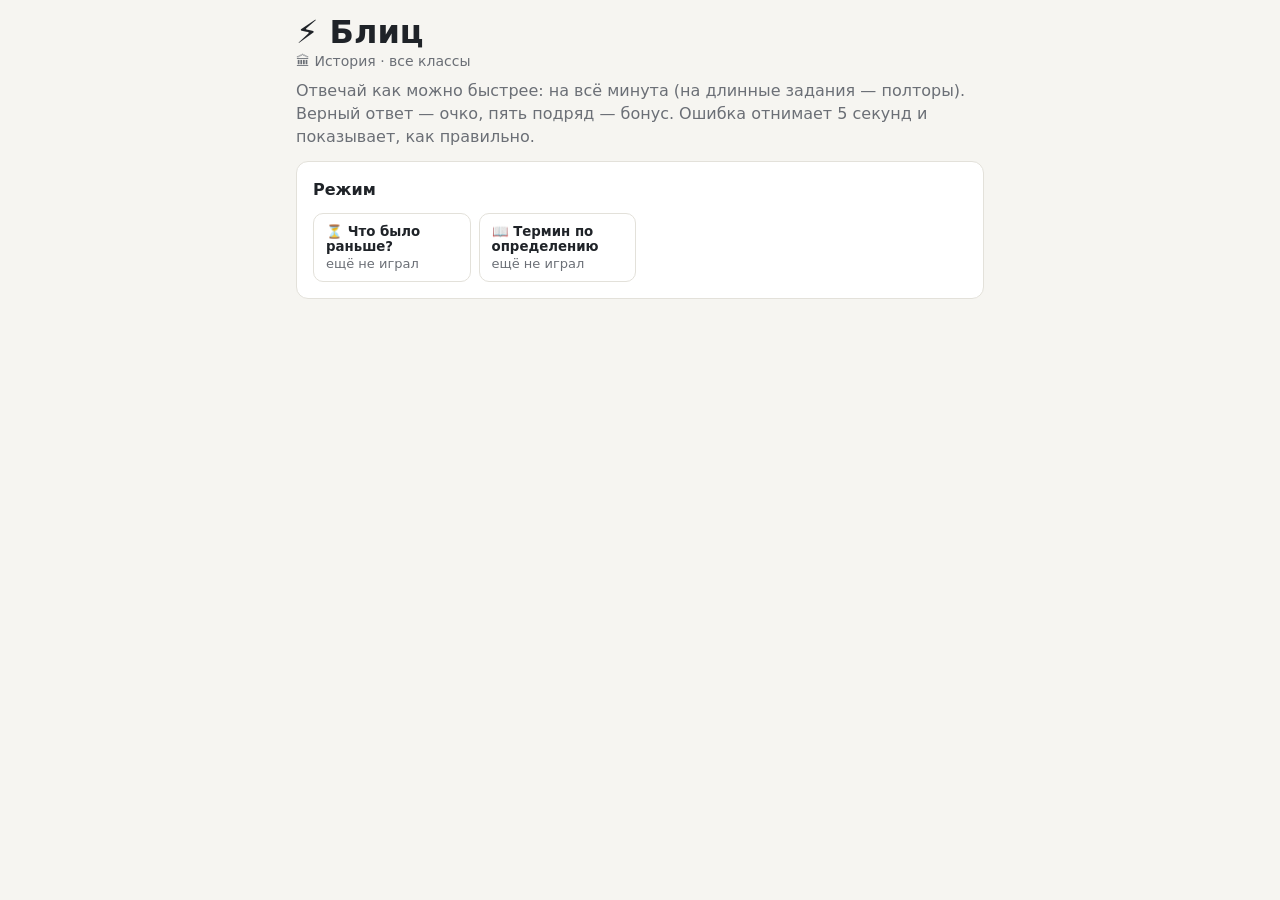
<file: blitz.html>
<!doctype html>
<html lang="ru">
<head>
<meta charset="utf-8">
<meta name="viewport" content="width=device-width, initial-scale=1, viewport-fit=cover">
<meta name="description" content="Игра бота «Колокол»: как можно больше верных ответов за минуту.">
<title>Блиц</title>
<link rel="icon" href="data:image/svg+xml,<svg xmlns='http://www.w3.org/2000/svg' viewBox='0 0 100 100'><text y='.9em' font-size='90'>⚡</text></svg>">
<link rel="stylesheet" href="game.css">
<script async src="https://telegram.org/js/telegram-web-app.js" onload="window.initTelegram && initTelegram()"></script>
<style>
.bar { height: 6px; border-radius: 3px; background: var(--line); overflow: hidden; }
.bar i { display: block; height: 100%; width: 100%; background: var(--accent); transform-origin: left; }
.bar i.low { background: var(--hit); }
.q { white-space: pre-line; font-size: 18px; font-weight: 650; background: var(--panel); border: 1px solid var(--line); border-radius: 12px;
  padding: 14px; min-height: 72px; display: grid; gap: 10px; align-content: center; }
.q img { max-width: 160px; max-height: 110px; border: 1px solid var(--line); border-radius: 4px; justify-self: center;
  background: #fff; }  /* белые полосы флагов прозрачные: в тёмной теме без фона они пропадают */
.q svg { width: 100%; max-width: 420px; justify-self: center; }
.opts { display: grid; grid-template-columns: repeat(auto-fill, minmax(150px, 1fr)); gap: 8px; }
.opts.two { grid-template-columns: 1fr 1fr; }
.opts button { border-color: var(--line); color: var(--ink); overflow-wrap: anywhere; min-height: 52px; }
.opts button.ok { border-color: var(--good); background: var(--good-bg); }
.opts button.bad { border-color: var(--hit); background: var(--hit-bg); }
.streak { color: var(--accent); font-weight: 700; }
</style>
</head>
<body>
<main class="wrap" id="home">
  <header>
    <h1>⚡ Блиц</h1>
    <p class="subject" id="subj"></p>
    <p class="lead" style="margin-top:8px">Отвечай как можно быстрее: на всё минута (на длинные задания — полторы). Верный ответ — очко, пять подряд — бонус. Ошибка отнимает 5 секунд и показывает, как правильно.</p>
  </header>
  <section class="sheet">
    <h2>Режим</h2>
    <div class="choices" id="kinds"></div>
    <p class="note" id="none" hidden>Для этого класса заданий блица пока нет.</p>
  </section>
</main>

<main class="wrap" id="game" hidden>
  <div class="top">
    <button class="back" id="quit">⏹ Закончить</button>
    <div class="hud"><span id="score"></span><span class="streak" id="streak"></span><span id="clock"></span></div>
  </div>
  <div class="bar"><i id="time"></i></div>
  <div class="task"><span id="mode"></span></div>
  <div class="q" id="q"></div>
  <div class="opts" id="opts"></div>
  <p class="hint" id="hint" aria-live="polite"></p>
</main>

<main class="wrap" id="over" hidden>
  <h1>Время вышло</h1>
  <section class="sheet">
    <p class="big" id="final"></p>
    <p id="hits"></p>
    <p id="best"></p>
  </section>
  <section class="sheet" id="errbox">
    <h2>Где ошибся</h2>
    <ul class="errors" id="errors"></ul>
  </section>
  <button class="main" id="claim" hidden></button>
  <p class="note" id="claimnote" hidden>Бот начислит опыт за верные ответы и напишет в чат. Игра не закроется — можно играть дальше.</p>
  <div class="row"><button class="main" id="again">Ещё раз</button><button id="menu">Назад</button></div>
</main>

<script src="game.js"></script>
<script src="bot-xp.js"></script>
<script>
"use strict";
// Задания — из данных бота (app/game_data.py, blitz): q — вопрос, o — варианты, a — ответ, e — пояснение,
// img — картинка (флаг), chart — климатограмма {t: 12 температур, p: 12 сумм осадков}, fixed — не перемешивать варианты.
const SECONDS = 60, LONG = 90, LONG_MODES = ["law", "earlier", "climate", "lines"], PENALTY = 5, BONUS_EVERY = 5;
const best = records("blitz");
let MODES = {}, TITLES = {}, state = null, timer = 0;

function chart(c) {  // климатограмма: столбики осадков и линия температуры
  const W = 320, H = 170, L = 30, R = 30, T = 10, B = 22, w = (W - L - R) / 12;
  const tMin = Math.min(-10, ...c.t), tMax = Math.max(30, ...c.t), pMax = Math.max(100, ...c.p);
  const ty = v => T + (tMax - v) / (tMax - tMin) * (H - T - B), py = v => H - B - v / pMax * (H - T - B);
  const bars = c.p.map((v, i) => `<rect x="${L + i * w + 3}" y="${py(v)}" width="${w - 6}" height="${H - B - py(v)}" fill="#5b8fd6" opacity=".75"/>`).join("");
  const line = c.t.map((v, i) => `${L + i * w + w / 2},${ty(v)}`).join(" ");
  const months = "ЯФМАМИИАСОНД".split("").map((m, i) => `<text x="${L + i * w + w / 2}" y="${H - 6}" text-anchor="middle">${m}</text>`).join("");
  const zero = tMin < 0 ? `<line x1="${L}" x2="${W - R}" y1="${ty(0)}" y2="${ty(0)}" stroke="currentColor" stroke-dasharray="3 3" opacity=".5"/>` : "";
  return `<svg viewBox="0 0 ${W} ${H}" font-size="10" fill="currentColor" role="img" aria-label="Климатограмма">
    ${bars}${zero}<polyline points="${line}" fill="none" stroke="#d64b3b" stroke-width="2.5"/>${months}
    <text x="2" y="${ty(tMax) + 4}">${tMax}°</text><text x="2" y="${ty(tMin)}">${tMin}°</text>
    <text x="${W - 2}" y="${py(pMax) + 8}" text-anchor="end">${pMax} мм</text></svg>
    <small style="font-size:12px;font-weight:400;color:var(--muted)">Красная линия — температура, синие столбики — осадки по месяцам</small>`;
}

function start(mode) {
  const seconds = LONG_MODES.includes(mode) ? LONG : SECONDS;
  state = {mode, list: shuffle(MODES[mode]), n: 0, score: 0, right: 0, run: 0, seconds, left: seconds, errors: new Map(), lock: false};
  $("mode").textContent = TITLES[mode];
  show("game");
  ask();
  clearInterval(timer);
  timer = setInterval(tick, 100);
}

function tick() {
  const s = state;
  if (!s) return clearInterval(timer);
  s.left -= 0.1;
  $("time").style.transform = `scaleX(${Math.max(0, s.left / s.seconds)})`;
  $("time").className = s.left < 10 ? "low" : "";
  $("clock").textContent = `⏱ ${Math.max(0, Math.ceil(s.left))}`;
  if (s.left <= 0) finish();
}

function ask() {
  const s = state;
  if (s.n >= s.list.length) { s.list = shuffle(s.list); s.n = 0; }
  const r = s.r = s.list[s.n++];
  const box = $("q");
  box.textContent = r.q;
  if (r.img) { const img = document.createElement("img"); img.src = r.img; img.alt = "Флаг"; box.append(img); }
  if (r.chart) box.insertAdjacentHTML("beforeend", chart(r.chart));
  const opts = r.fixed ? r.o : shuffle(r.o);
  $("opts").className = "opts" + (opts.length === 2 ? " two" : "");
  $("opts").replaceChildren(...opts.map(o => {
    const b = document.createElement("button");
    b.textContent = o;
    b.addEventListener("click", () => choose(b, o));
    return b;
  }));
  $("score").textContent = points(s.score);
  $("streak").textContent = s.run >= 2 ? `🔥 ${s.run}` : "";
  s.lock = false;
}

function choose(btn, o) {
  const s = state;
  if (!s || s.lock) return;
  s.lock = true;
  if (o === s.r.a) {
    s.right++; s.run++;
    s.score += 1 + (s.run % BONUS_EVERY === 0 ? 2 : 0);
    btn.classList.add("ok");
    $("hint").textContent = s.run % BONUS_EVERY === 0 ? `🔥 ${s.run} подряд: +2 бонуса!` : "";
    $("hint").className = "hint ok";
    setTimeout(() => state && ask(), 250);
    return;
  }
  s.run = 0;
  s.left -= PENALTY;
  btn.classList.add("bad");
  $("opts").querySelectorAll("button").forEach(b => { if (b.textContent === s.r.a) b.classList.add("ok"); });
  $("hint").textContent = `−${PENALTY} с. ${s.r.e}`;
  $("hint").className = "hint";
  s.errors.set(s.r.q + s.r.a, `${s.r.q.replace(/\n/g, " ")} → ${s.r.a}`);
  setTimeout(() => { if (state) { $("hint").textContent = ""; ask(); } }, 1800);
}

function finish() {
  const s = state;
  if (!s) return;
  state = null;
  clearInterval(timer);
  const record = best.save(s.mode, s.score);
  $("final").textContent = points(s.score);
  $("hits").textContent = `Верных ответов: ${s.right}`;
  $("best").textContent = record && s.score ? "🏆 Новый рекорд!" : `Рекорд: ${best.get(s.mode)}`;
  errorList(s.errors);
  claimXP("z", s.right);
  $("again").onclick = () => start(s.mode);
  show("over");
}

function home() {
  state = null;
  clearInterval(timer);
  const ids = Object.keys(MODES);
  $("none").hidden = ids.length > 0;
  $("kinds").replaceChildren(...ids.map(id => {
    const b = document.createElement("button");
    b.className = "choice";
    b.innerHTML = `<span></span><small>${best.get(id) ? "рекорд " + best.get(id) : "ещё не играл"}</small>`;
    b.firstChild.textContent = TITLES[id] || id;
    b.addEventListener("click", () => start(id));
    return b;
  }));
  show("home");
}

$("quit").addEventListener("click", () => state ? finish() : home());  // «Закончить»: сразу итоги и опыт в бота
$("menu").addEventListener("click", home);
loadData(data => {
  $("subj").textContent = `${data.title} · ${MODE_TITLE}`;
  TITLES = data.kinds.blitz || {};
  for (const [id, list] of Object.entries(data.blitz || {})) {
    const mine = list.filter(r => fits(r.m));
    if (mine.length >= 4) MODES[id] = mine;
  }
  home();
}, () => { $("none").hidden = false; $("none").textContent = "Не удалось загрузить задания. Проверь интернет и открой игру ещё раз."; });
</script>
</body>
</html>
</file>
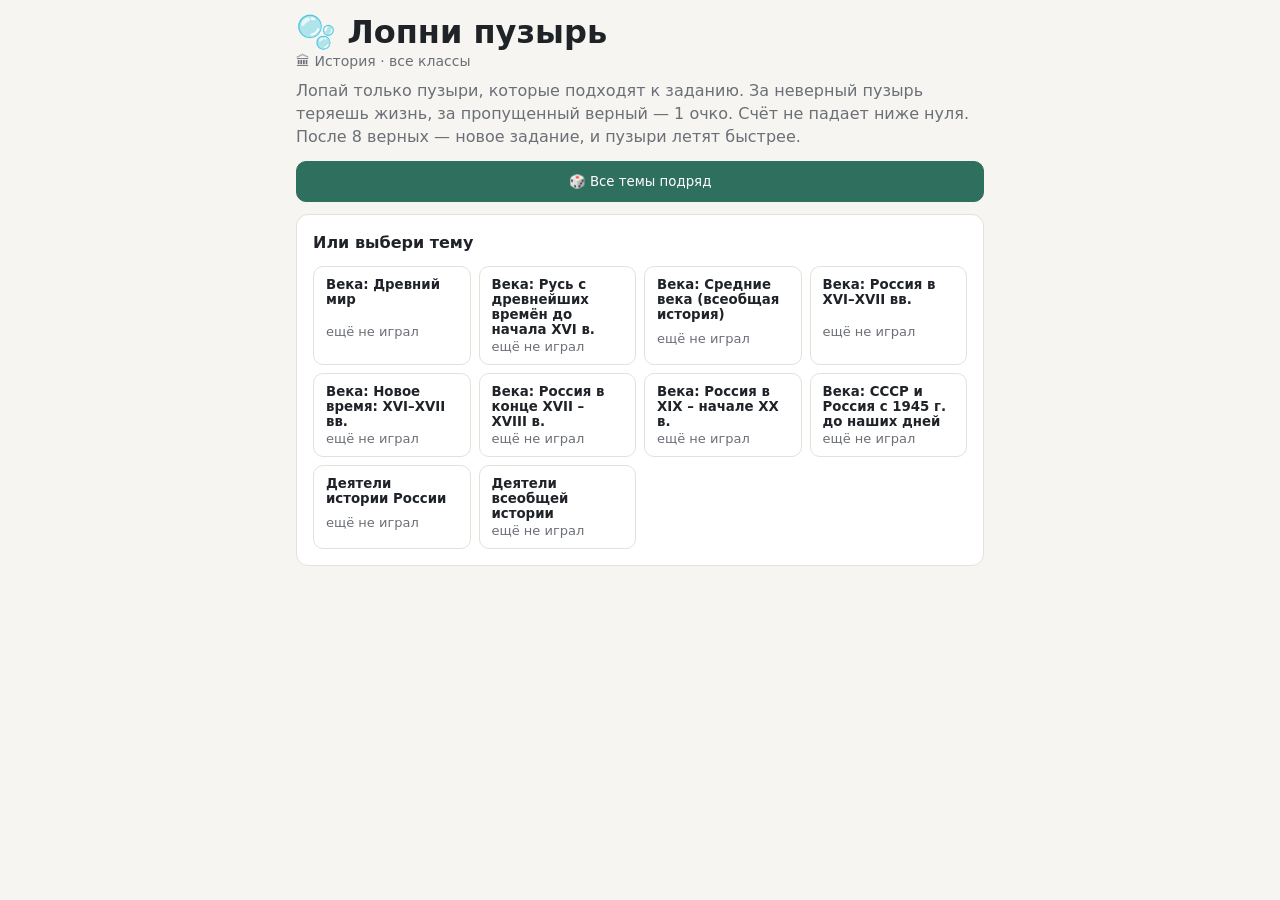
<file: bubbles.html>
<!doctype html>
<html lang="ru">
<head>
<meta charset="utf-8">
<meta name="viewport" content="width=device-width, initial-scale=1, viewport-fit=cover">
<meta name="description" content="Игра бота «Колокол»: лопай только те пузыри, которые подходят к заданию.">
<title>Лопни пузырь</title>
<link rel="icon" href="data:image/svg+xml,<svg xmlns='http://www.w3.org/2000/svg' viewBox='0 0 100 100'><text y='.9em' font-size='90'>🫧</text></svg>">
<link rel="stylesheet" href="game.css">
<script async src="https://telegram.org/js/telegram-web-app.js" onload="window.initTelegram && initTelegram()"></script>
<style>
.sea { position: relative; height: min(60vh, 560px); min-height: 360px; overflow: hidden; background: var(--panel); border: 1px solid var(--line);
  border-radius: 12px; touch-action: none; user-select: none; -webkit-user-select: none; -webkit-tap-highlight-color: transparent; }
.bubble { position: absolute; left: 0; top: 0; display: grid; place-items: center; text-align: center; border-radius: 50%; padding: 6px;
  cursor: pointer; border: 2px solid var(--rim); color: var(--ink); font: 600 16px/1.15 system-ui, sans-serif; will-change: transform;
  background: radial-gradient(circle at 24% 20%, #ffffffcc 0 6%, transparent 7%), var(--fill); box-shadow: inset -6px -8px 14px #0000001a;
  overflow-wrap: anywhere; }
.bubble.small { font-size: 13.5px; }
.bubble.long { border-radius: 26px; font-size: 13.5px; padding: 8px 10px; }
.bubble.pop { pointer-events: none; border-color: var(--good); animation: pop .28s ease-out forwards; }
.bubble.miss { pointer-events: none; border-color: var(--hit); background: var(--hit-bg); animation: shake .5s ease-out forwards; }
@keyframes pop { to { transform: var(--at) scale(1.5); opacity: 0; } }
@keyframes shake { 20% { margin-left: -6px; } 40% { margin-left: 6px; } 60% { margin-left: -4px; } 80% { margin-left: 3px; } 100% { opacity: 0; } }
.banner { position: absolute; inset: 0; display: grid; place-content: center; gap: 6px; text-align: center; padding: 20px;
  background: color-mix(in srgb, var(--panel) 90%, transparent); z-index: 2; }
.banner b { font-size: 21px; line-height: 1.25; text-wrap: balance; }
.banner span { color: var(--muted); }
@media (prefers-reduced-motion: reduce) { .bubble.pop, .bubble.miss { animation-duration: .01s; } }
</style>
</head>
<body>
<main class="wrap" id="home">
  <header>
    <h1>🫧 Лопни пузырь</h1>
    <p class="subject" id="subj"></p>
    <p class="lead" style="margin-top:8px">Лопай только пузыри, которые подходят к заданию. За неверный пузырь теряешь жизнь, за пропущенный верный — 1 очко. Счёт не падает ниже нуля. После 8 верных — новое задание, и пузыри летят быстрее.</p>
  </header>
  <button class="main" id="all">🎲 Все темы подряд</button>
  <section class="sheet">
    <h2>Или выбери тему</h2>
    <div class="choices" id="topics"></div>
    <p class="note" id="empty" hidden>Для этого класса тем пока нет.</p>
  </section>
</main>

<main class="wrap" id="game" hidden>
  <div class="top">
    <button class="back" id="quit">⏹ Закончить</button>
    <div class="hud"><span id="score">0</span><span class="lives" id="lives"></span></div>
  </div>
  <div class="task"><b id="ask"></b><span id="progress"></span></div>
  <div class="sea" id="sea"></div>
  <p class="hint" id="hint" aria-live="polite"></p>
</main>

<main class="wrap" id="over" hidden>
  <h1>Игра окончена</h1>
  <section class="sheet">
    <p class="big" id="final"></p>
    <p id="best"></p>
  </section>
  <section class="sheet" id="errbox">
    <h2>Где ошибся</h2>
    <ul class="errors" id="errors"></ul>
  </section>
  <button class="main" id="claim" hidden></button>
  <p class="note" id="claimnote" hidden>Бот начислит опыт за верные ответы и напишет в чат. Игра не закроется — можно играть дальше.</p>
  <div class="row"><button class="main" id="again">Ещё раз</button><button id="menu">Темы</button></div>
</main>

<script src="game.js"></script>
<script src="bot-xp.js"></script>
<script>
"use strict";
// Тема — группы, которые не пересекаются (это проверяет selfcheck.py). Лопать одну группу, остальные летят ловушками.
const NEED = 8, LIVES = 3, MISS_POINTS = 1, FILLS = ["--b1", "--b2", "--b3", "--b4", "--b5"];
const best = records("bubbles");
const sea = $("sea");
let topics = [], state = null, raf = 0;

function prepare(data) {
  topics = data.bubbles.map(t => ({...t, cats: t.cats.map(c => ({...c, items: c.items.filter(x => fits(x[2]))})).filter(c => c.items.length >= 2)}))
    .filter(t => t.cats.length >= 2);
}

function newTask() {
  const s = state, pool = s.topic === "all" ? topics : [topics.find(t => t.id === s.topic)];
  let topic, target, tries = 0;
  do { topic = pick(pool); target = pick(topic.cats); } while (target === s.target && tries++ < 20);
  Object.assign(s, {group: topic, target, got: 0, wrongRow: 0, spawnAt: 0, lanes: [], pauseUntil: performance.now() + 1800});
  s.bubbles.forEach(b => b.el.remove());
  s.bubbles = [];
  $("ask").textContent = target.ask;
  const banner = document.createElement("div");
  banner.className = "banner";
  banner.innerHTML = `<span></span><b></b>`;
  banner.firstChild.textContent = s.level ? "Отлично! Дальше быстрее" : topic.title;
  banner.lastChild.textContent = target.ask;
  sea.querySelector(".banner")?.remove();
  sea.append(banner);
  hud();
}

function hud() {
  const s = state;
  $("score").textContent = `★ ${s.score}`;
  $("lives").textContent = "❤️".repeat(s.lives) + "🤍".repeat(LIVES - s.lives);
  $("progress").textContent = `${s.group.title} · поймано ${s.got} из ${NEED}` + (s.combo >= 3 ? ` · серия ${s.combo}` : "");
}

function spawn(now) {
  const s = state, others = s.group.cats.filter(c => c !== s.target);
  const right = s.wrongRow >= 2 || Math.random() < 0.45;
  s.wrongRow = right ? 0 : s.wrongRow + 1;
  const cat = right ? s.target : pick(others), x = pick(cat.items), item = {t: x[0], why: x[1]};
  if (s.bubbles.some(b => !b.dead && b.item.t === item.t)) return false;  // два одинаковых пузыря на экране путают
  const el = document.createElement("div");
  // дорожки: пузырь не шире дорожки и не встаёт в две последние занятые — надписи не закрывают друг друга
  const w = sea.clientWidth, lanes = Math.max(3, Math.floor(w / 124)), laneW = w / lanes;
  const len = item.t.length, long = len > 18;
  const size = Math.round(long ? laneW - 8 : Math.max(70, Math.min(128, laneW - 8, 44 + len * 8)));
  el.className = "bubble" + (long ? " long" : len > 9 ? " small" : "");
  el.textContent = item.t;
  el.style.width = size + "px";
  if (!long) el.style.height = size + "px";
  el.style.setProperty("--fill", `var(${pick(FILLS)})`);
  const recent = s.lanes.slice(-Math.min(2, lanes - 1));
  const free = Array.from({length: lanes}, (_, i) => i).filter(i => !recent.includes(i)), lane = pick(free);
  s.lanes.push(lane);
  const b = {el, item, right, size, x: lane * laneW + (laneW - size) * Math.random(), y: sea.clientHeight + 4,
    speed: 44 + s.level * 7, phase: Math.random() * 6};
  el.addEventListener("pointerdown", e => { e.preventDefault(); hit(b); });
  sea.append(el);
  b.h = el.offsetHeight;
  s.bubbles.push(b);
  return true;
}

function hit(b) {
  const s = state;
  if (!s || b.dead) return;
  b.dead = true;
  if (b.right) {
    s.combo++; s.got++; s.pops++;
    s.score += 1 + Math.floor(s.combo / 5);  // серия из 5 верных подряд — очки растут
    b.el.classList.add("pop");
    if (performance.now() > s.hintUntil) {
      $("hint").className = "hint ok";
      $("hint").textContent = s.combo % 5 === 0 ? `Серия ${s.combo}! Очки растут` : "";
    }
  } else {
    s.combo = 0; s.lives--;
    s.errors.set(b.item.t, b.item.why);
    b.el.classList.add("miss");
    $("hint").className = "hint";
    $("hint").textContent = "Не то. " + b.item.why;
    s.hintUntil = performance.now() + 3500;
    try { navigator.vibrate && navigator.vibrate(60); } catch (e) {}
  }
  setTimeout(() => b.el.remove(), 520);
  hud();
  if (s.lives <= 0) return finish();
  if (s.got >= NEED) { s.level++; newTask(); }
}

function tick(now) {
  const s = state;
  if (!s) return;
  raf = requestAnimationFrame(tick);
  const dt = Math.min(0.05, (now - s.last) / 1000);  // после паузы вкладки пузыри не прыгают
  s.last = now;
  if (now < s.pauseUntil) return;
  sea.querySelector(".banner")?.remove();
  if (now >= s.spawnAt) s.spawnAt = now + (spawn(now) ? Math.max(560, 1250 - s.level * 60) : 120);
  for (const b of s.bubbles) {
    if (!b.dead) b.y -= b.speed * dt;
    const sway = Math.sin(now / 700 + b.phase) * 4;
    const at = `translate(${Math.max(0, Math.min(sea.clientWidth - b.size, b.x + sway))}px, ${b.y}px)`;
    b.el.style.transform = at;
    b.el.style.setProperty("--at", at);
    if (!b.dead && b.y < -b.h) {
      b.dead = true; b.el.remove();
      if (b.right) {
        const penalty = Math.min(MISS_POINTS, s.score);
        s.score -= penalty;
        s.combo = 0;
        if (now >= s.hintUntil) {
          $("hint").className = "hint";
          $("hint").textContent = penalty ? "Пропустил верный пузырь · −1 очко" : "Пропустил верный пузырь";
          s.hintUntil = now + 1500;
        }
        hud();
      }
    }
  }
  s.bubbles = s.bubbles.filter(b => !b.dead || b.el.isConnected);
}

function start(topic) {
  state = {topic, score: 0, lives: LIVES, combo: 0, pops: 0, level: 0, bubbles: [], errors: new Map(), last: performance.now(), target: null, hintUntil: 0};
  show("game");
  $("hint").textContent = "";
  newTask();
  cancelAnimationFrame(raf);
  raf = requestAnimationFrame(tick);
}

function stop() {
  cancelAnimationFrame(raf);
  state?.bubbles.forEach(b => b.el.remove());
  sea.querySelector(".banner")?.remove();
}

function finish() {
  const s = state;
  stop();
  state = null;
  const record = best.save(s.topic, s.score);
  $("final").textContent = points(s.score);
  $("best").textContent = record && s.score ? "🏆 Новый рекорд!" : `Рекорд: ${best.get(s.topic)}`;
  errorList(s.errors);
  claimXP("b", s.pops);
  $("again").onclick = () => start(s.topic);
  show("over");
}

function home() {
  stop();
  state = null;
  $("all").hidden = topics.length < 2;
  $("all").textContent = "🎲 Все темы подряд" + (best.get("all") ? ` · рекорд ${best.get("all")}` : "");
  $("empty").hidden = topics.length > 0;
  $("topics").replaceChildren(...topics.map(t => {
    const b = document.createElement("button");
    b.className = "choice";
    b.innerHTML = `<span></span><small>${best.get(t.id) ? "рекорд " + best.get(t.id) : "ещё не играл"}</small>`;
    b.firstChild.textContent = t.title;
    b.addEventListener("click", () => start(t.id));
    return b;
  }));
  show("home");
}

$("all").addEventListener("click", () => start("all"));
$("quit").addEventListener("click", () => state ? finish() : home());  // «Закончить»: сразу итоги и опыт в бота
$("menu").addEventListener("click", home);
document.addEventListener("visibilitychange", () => { if (state) state.last = performance.now(); });
loadData(data => { $("subj").textContent = `${data.title} · ${MODE_TITLE}`; prepare(data); home(); },
  () => { $("empty").hidden = false; $("empty").textContent = "Не получилось загрузить задания. Проверь интернет и открой игру ещё раз."; });
</script>
</body>
</html>
</file>
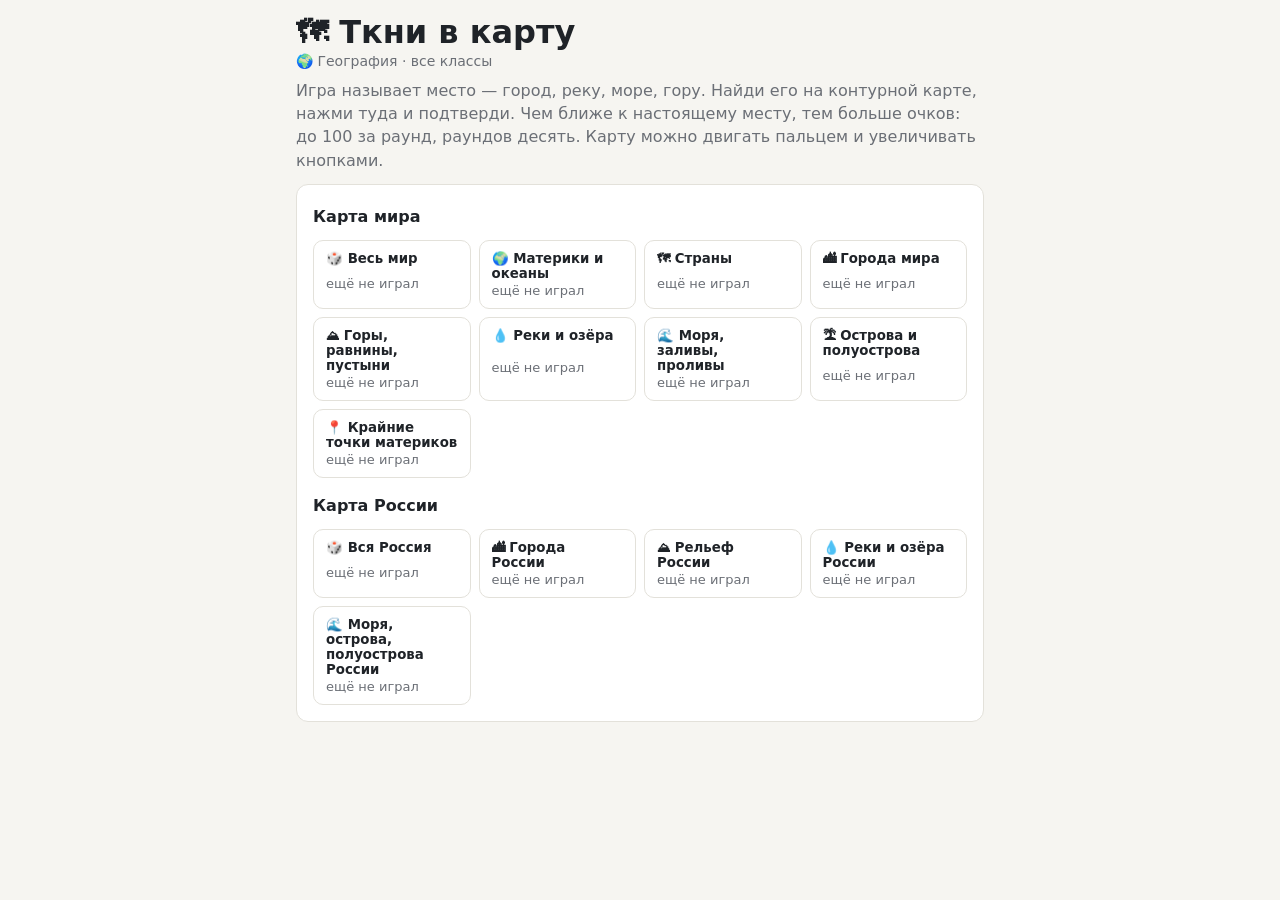
<file: geomap.html>
<!doctype html>
<html lang="ru">
<head>
<meta charset="utf-8">
<meta name="viewport" content="width=device-width, initial-scale=1, viewport-fit=cover">
<meta name="description" content="Игра бота «Колокол»: покажи место на контурной карте — чем ближе, тем больше очков.">
<title>Ткни в карту</title>
<link rel="icon" href="data:image/svg+xml,<svg xmlns='http://www.w3.org/2000/svg' viewBox='0 0 100 100'><text y='.9em' font-size='90'>🗺</text></svg>">
<link rel="stylesheet" href="game.css">
<script async src="https://telegram.org/js/telegram-web-app.js" onload="window.initTelegram && initTelegram()"></script>
<style>
:root { --sea: #cfe3f2; --land: #f6f1df; --coast: #9db3a0; --river: #6fa6d6; --lake: #b9d6ee; --grid: #1f232822; --pin: #c0392b; --target: #1f8a4c; }
@media (prefers-color-scheme: dark) { :root:not([data-theme="light"]) {
  --sea: #14283a; --land: #33402f; --coast: #5c7358; --river: #4f8fc4; --lake: #1d3b55; --grid: #ffffff1c; --pin: #ff8a7a; --target: #6fe09c; } }
:root[data-theme="dark"] { --sea: #14283a; --land: #33402f; --coast: #5c7358; --river: #4f8fc4; --lake: #1d3b55; --grid: #ffffff1c; --pin: #ff8a7a; --target: #6fe09c; }
.wrap.wide { max-width: 980px; }
.mapbox { overflow: auto; border: 1px solid var(--line); border-radius: 12px; background: var(--sea); -webkit-overflow-scrolling: touch;
  overscroll-behavior: contain; touch-action: pan-x pan-y; }
.mapbox svg { display: block; cursor: crosshair; user-select: none; -webkit-user-select: none; -webkit-tap-highlight-color: transparent; }
.sea { fill: var(--sea); }
.land { fill: var(--land); stroke: var(--coast); stroke-width: 1; stroke-linejoin: round; fill-rule: evenodd; vector-effect: non-scaling-stroke; }
.r .land { stroke: none; }  /* на карте России суша разрезана по 180° — контур дал бы линию через Чукотку */
.lakes { fill: var(--lake); fill-rule: evenodd; }
.rivers { fill: none; stroke: var(--river); stroke-width: 1; vector-effect: non-scaling-stroke; stroke-linejoin: round; }
.grid { fill: none; stroke: var(--grid); stroke-width: 1; vector-effect: non-scaling-stroke; }
.grid.main { stroke-dasharray: 6 4; stroke-width: 1.4; }
.pin { fill: var(--pin); stroke: #fff; vector-effect: non-scaling-stroke; stroke-width: 2; }
.target { fill: var(--target); stroke: #fff; vector-effect: non-scaling-stroke; stroke-width: 2; }
.area { fill: var(--target); fill-opacity: .22; stroke: var(--target); stroke-width: 1.5; vector-effect: non-scaling-stroke; }
.miss { stroke: var(--pin); stroke-width: 2; stroke-dasharray: 5 4; vector-effect: non-scaling-stroke; fill: none; }
.tools { display: flex; gap: 8px; align-items: center; justify-content: space-between; }
.tools .note { flex: 1; }
.zoom { display: flex; gap: 6px; }
.zoom button { padding: 6px 14px; font-size: 18px; line-height: 1.1; min-width: 44px; }
.task small { color: var(--muted); font-weight: 400; font-size: 14px; }
h2.group { margin-top: 4px; }
</style>
</head>
<body>
<main class="wrap" id="home">
  <header>
    <h1>🗺 Ткни в карту</h1>
    <p class="subject" id="subj"></p>
    <p class="lead" style="margin-top:8px">Игра называет место — город, реку, море, гору. Найди его на контурной карте, нажми туда и подтверди. Чем ближе к настоящему месту, тем больше очков: до 100 за раунд, раундов десять. Карту можно двигать пальцем и увеличивать кнопками.</p>
  </header>
  <section class="sheet">
    <div id="kinds" style="display:grid;gap:12px"></div>
    <p class="note" id="none" hidden>Для этого класса мест на карте пока нет.</p>
  </section>
</main>

<main class="wrap wide" id="game" hidden>
  <div class="top">
    <button class="back" id="quit">⏹ Закончить</button>
    <div class="hud"><span id="round"></span><span id="score"></span></div>
  </div>
  <div class="task"><span id="num"></span><b id="ask"></b></div>
  <div class="mapbox" id="mapbox"></div>
  <div class="tools"><p class="note" id="tip">Нажми на карту, чтобы поставить метку.</p>
    <div class="zoom"><button id="minus" aria-label="Уменьшить карту">−</button><button id="plus" aria-label="Увеличить карту">+</button></div></div>
  <p class="hint" id="hint" aria-live="polite"></p>
  <div class="row"><button class="main" id="go" disabled>📍 Ответить</button></div>
</main>

<main class="wrap" id="over" hidden>
  <h1>Игра окончена</h1>
  <section class="sheet">
    <p class="big" id="final"></p>
    <p id="hits"></p>
    <p id="best"></p>
  </section>
  <section class="sheet" id="errbox">
    <h2>Где промахнулся</h2>
    <ul class="errors" id="errors"></ul>
  </section>
  <button class="main" id="claim" hidden></button>
  <p class="note" id="claimnote" hidden>Бот начислит опыт за точные ответы и напишет в чат. Игра не закроется — можно играть дальше.</p>
  <div class="row"><button class="main" id="again">Ещё раз</button><button id="menu">Назад</button></div>
</main>

<script src="game.js"></script>
<script src="bot-xp.js"></script>
<script src="data/geomap.js"></script>
<script>
"use strict";
// Карты и места — data/geomap.js (tools/build_geomap.py). Проекции — те же формулы, что в сборщике: нажатие переводится
// в широту и долготу, промах считается по дуге большого круга до ближайшей точки места минус его радиус.
const ROUNDS = 10, GOOD = 80, RAD = Math.PI / 180, NS = "http://www.w3.org/2000/svg";
const best = records("geomap");
const G = window.GEOMAP;
let PLACES = [], state = null, svg = null, zoom = 1;

function projection(p) {
  if (p.type === "eq") return {
    xy: (lat, lon) => [((lon < p.lon0 ? lon + 360 : lon) - p.lon0) * p.k, (p.top - lat) * p.k],
    ll: (x, y) => { let lon = x / p.k + p.lon0; if (lon > 180) lon -= 360; return [p.top - y / p.k, lon]; },
  };
  return {
    xy(lat, lon) {
      const l = lon < -30 ? lon + 360 : lon, rho = p.g - lat * RAD, th = p.n * (l - p.lon0) * RAD;
      return [p.ox + p.scale * rho * Math.sin(th), p.oy - p.scale * (p.rho0 - rho * Math.cos(th))];
    },
    ll(x, y) {
      const e = (x - p.ox) / p.scale, nn = (p.oy - y) / p.scale, rho = Math.hypot(e, p.rho0 - nn), th = Math.atan2(e, p.rho0 - nn);
      let lon = p.lon0 + th / p.n / RAD;
      if (lon > 180) lon -= 360;
      return [(p.g - rho) / RAD, lon];
    },
  };
}

function km(a, b) {
  const la1 = a[0] * RAD, la2 = b[0] * RAD, dla = la2 - la1, dlo = (b[1] - a[1]) * RAD;
  const h = Math.sin(dla / 2) ** 2 + Math.cos(la1) * Math.cos(la2) * Math.sin(dlo / 2) ** 2;
  return 2 * 6371 * Math.asin(Math.min(1, Math.sqrt(h)));
}

/** Промах до места: расстояние до ближайшей его точки минус радиус самого места. */
function miss(place, ll) {
  let bestKm = Infinity, at = place.p[0];
  for (const p of place.p) { const d = km(ll, p); if (d < bestKm) { bestKm = d; at = p; } }
  return {km: Math.max(0, bestKm - place.r), at};
}

function scoreFor(map, d) {
  const [full, zero] = G.score[map];
  return d <= full ? 100 : d >= zero ? 0 : Math.round(100 * (zero - d) / (zero - full));
}

const fmtKm = d => d < 10 ? "меньше 10" : d < 1000 ? String(Math.round(d / 10) * 10) : (Math.round(d / 100) * 100).toLocaleString("ru-RU");

function el(name, attrs) {
  const e = document.createElementNS(NS, name);
  for (const k in attrs) e.setAttribute(k, attrs[k]);
  return e;
}

function buildMap(key) {
  const m = G.maps[key];
  svg = el("svg", {viewBox: `0 0 ${m.w} ${m.h}`, class: key, role: "img", "aria-label": key === "r" ? "Контурная карта России" : "Контурная карта мира"});
  svg.append(el("rect", {class: "sea", width: m.w, height: m.h}), el("path", {class: "grid", d: m.grid}));
  if (m.main) svg.append(el("path", {class: "grid main", d: m.main}));
  svg.append(el("path", {class: "land", d: m.land}), el("path", {class: "lakes", d: m.lakes}), el("path", {class: "rivers", d: m.rivers}),
    el("g", {id: "marks"}));
  svg.addEventListener("click", tap);
  $("mapbox").replaceChildren(svg);
}

/** Размер карты: при zoom = 1 она по высоте занимает около половины экрана, шире экрана — листается пальцем. */
function size(keep) {
  const m = G.maps[state.map], box = $("mapbox"), cw = box.clientWidth || 340;
  const fit = cw * m.h / m.w, want = Math.max(fit, Math.min(innerHeight * 0.5, 440));
  const h = want * zoom, w = h * m.w / m.h;
  const cx = keep ? (box.scrollLeft + cw / 2) / (svg.clientWidth || w) : null, cy = keep ? (box.scrollTop + box.clientHeight / 2) / (svg.clientHeight || h) : null;
  svg.style.width = w + "px";
  svg.style.height = h + "px";
  box.style.height = Math.min(h, Math.max(want, innerHeight * 0.62)) + 2 + "px";
  if (keep) { box.scrollLeft = cx * w - cw / 2; box.scrollTop = cy * h - box.clientHeight / 2; }
  marks();
}

function centre(lat, lon, smooth) {
  const m = G.maps[state.map], box = $("mapbox"), [x, y] = state.proj.xy(lat, lon);
  box.scrollTo({left: x / m.w * svg.clientWidth - box.clientWidth / 2, top: y / m.h * svg.clientHeight - box.clientHeight / 2,
    behavior: smooth ? "smooth" : "auto"});
}

function tap(e) {
  const s = state;
  if (!s || s.done) return;
  const r = svg.getBoundingClientRect(), m = G.maps[s.map];
  s.pin = [(e.clientX - r.left) / r.width * m.w, (e.clientY - r.top) / r.height * m.h];
  $("go").disabled = false;
  $("tip").textContent = "Метку можно переставить. Готов — жми «Ответить».";
  marks();
}

function marks() {
  const s = state, g = svg && svg.querySelector("#marks");
  if (!s || !g) return;
  const m = G.maps[s.map], u = m.w / (svg.clientWidth || m.w);  // единиц карты в одном пикселе экрана
  const out = [];
  if (s.done) {
    const place = s.place;
    for (const p of place.p) {
      const [x, y] = s.proj.xy(p[0], p[1]);
      if (place.r) {
        const [, y2] = s.proj.xy(p[0] + place.r / 111.2, p[1]);  // радиус места в единицах карты
        out.push(el("circle", {class: "area", cx: x, cy: y, r: Math.abs(y - y2)}));
      }
    }
    for (const p of place.p) {
      const [x, y] = s.proj.xy(p[0], p[1]);
      out.push(el("circle", {class: "target", cx: x, cy: y, r: (place.p.length > 6 ? 3.5 : 6) * u}));
    }
    if (s.pin && s.last.km > 0) {
      const [x, y] = s.proj.xy(s.last.at[0], s.last.at[1]);
      if (Math.abs(x - s.pin[0]) < m.w * 0.6) out.push(el("line", {class: "miss", x1: s.pin[0], y1: s.pin[1], x2: x, y2: y}));
    }
  }
  if (s.pin) out.push(el("circle", {class: "pin", cx: s.pin[0], cy: s.pin[1], r: 7 * u}));
  g.replaceChildren(...out);
}

function hud() {
  const s = state;
  $("round").textContent = `${Math.min(s.n + 1, s.list.length)} / ${s.list.length}`;
  $("score").textContent = `★ ${s.score}`;
}

function next() {
  const s = state;
  s.place = s.list[s.n];
  s.pin = null; s.done = false; s.last = null;
  $("num").textContent = s.place.k;
  $("ask").textContent = `Где находится: ${s.place.n}?`;
  $("hint").textContent = "";
  $("hint").className = "hint";
  $("tip").textContent = "Нажми на карту, чтобы поставить метку.";
  $("go").textContent = "📍 Ответить";
  $("go").disabled = true;
  hud();
  marks();
}

function answer() {
  const s = state;
  if (s.done) { s.n++; return s.n < s.list.length ? next() : finish(); }
  if (!s.pin) return;
  const ll = s.proj.ll(s.pin[0], s.pin[1]), res = miss(s.place, ll), pts = scoreFor(s.map, res.km);
  s.done = true; s.last = res;
  s.score += pts;
  if (pts >= GOOD) s.good++;
  else s.errors.set(s.place, `${s.place.n} (${s.place.k}) — промах ${fmtKm(res.km)} км, +${pts}`);
  const hint = $("hint");
  hint.className = "hint" + (pts >= GOOD ? " ok" : "");
  hint.textContent = res.km === 0 ? `🎯 Точно! +${pts}` : pts >= GOOD ? `Близко: промах ${fmtKm(res.km)} км. +${pts}` :
    pts ? `Промах ${fmtKm(res.km)} км. +${pts}` : `Далеко: промах ${fmtKm(res.km)} км. Смотри, где это на самом деле.`;
  $("tip").textContent = "Зелёным отмечено настоящее место.";
  $("go").textContent = s.n + 1 < s.list.length ? "Дальше →" : "Итоги";
  hud();
  marks();
  centre(res.at[0], res.at[1], true);
}

function start(id) {
  const set = id.startsWith("all_") ? null : G.sets.find(x => x[0] === id), map = set ? set[2] : id.slice(4);
  const pool = PLACES.filter(p => set ? p.s === id : p.map === map);
  const seen = new Set(), list = shuffle(pool).filter(p => !seen.has(p.n) && seen.add(p.n)).slice(0, ROUNDS);
  state = {id, map, proj: projection(G.maps[map].proj), list, n: 0, score: 0, good: 0, errors: new Map(), pin: null, done: false};
  zoom = 1;
  show("game");
  buildMap(map);
  size(false);
  centre(...(map === "r" ? [60, 95] : [35, 45]), false);
  next();
}

function finish() {
  const s = state;
  state = null;
  const record = best.save(s.id, s.score);
  $("final").textContent = `${points(s.score)} из ${s.list.length * 100}`;
  $("hits").textContent = `Точных ответов: ${s.good} из ${s.list.length}`;
  $("best").textContent = record && s.score ? "🏆 Новый рекорд!" : `Рекорд: ${best.get(s.id)}`;
  errorList(s.errors);
  claimXP("m", s.good);
  $("again").onclick = () => start(s.id);
  show("over");
}

function home() {
  state = null;
  const box = $("kinds");
  box.replaceChildren();
  let any = false;
  for (const [map, title] of [["w", "Карта мира"], ["r", "Карта России"]]) {
    const sets = G.sets.filter(x => x[2] === map && PLACES.filter(p => p.s === x[0]).length >= 8);
    if (!sets.length) continue;
    any = true;
    const h = document.createElement("h2"), grid = document.createElement("div");
    h.className = "group"; h.textContent = title;
    grid.className = "choices";
    const total = PLACES.filter(p => p.map === map).length;
    const all = total > Math.max(...sets.map(x => PLACES.filter(p => p.s === x[0]).length)) ? [["all_" + map, map === "w" ? "🎲 Весь мир" : "🎲 Вся Россия"]] : [];
    for (const [id, name] of [...all, ...sets]) {
      const b = document.createElement("button");
      b.className = "choice";
      b.innerHTML = `<span></span><small>${best.get(id) ? "рекорд " + best.get(id) : "ещё не играл"}</small>`;
      b.firstChild.textContent = name;
      b.addEventListener("click", () => start(id));
      grid.append(b);
    }
    box.append(h, grid);
  }
  $("none").hidden = any;
  show("home");
}

$("go").addEventListener("click", answer);
$("plus").addEventListener("click", () => { zoom = Math.min(4, zoom * 1.5); size(true); });
$("minus").addEventListener("click", () => { zoom = Math.max(1, zoom / 1.5); size(true); });
addEventListener("resize", () => { if (state) size(true); });
$("quit").addEventListener("click", () => state ? finish() : home());  // «Закончить»: сразу итоги и опыт в бота
$("menu").addEventListener("click", home);
if (G) {
  PLACES = G.places.filter(p => fits(p.m)).map(p => ({...p, map: G.sets.find(x => x[0] === p.s)[2]}));
  $("subj").textContent = `🌍 География · ${MODE_TITLE}`;
  home();
} else {
  $("none").hidden = false;
  $("none").textContent = "Не получилось загрузить карту. Проверь интернет и открой игру ещё раз.";
}
</script>
</body>
</html>
</file>
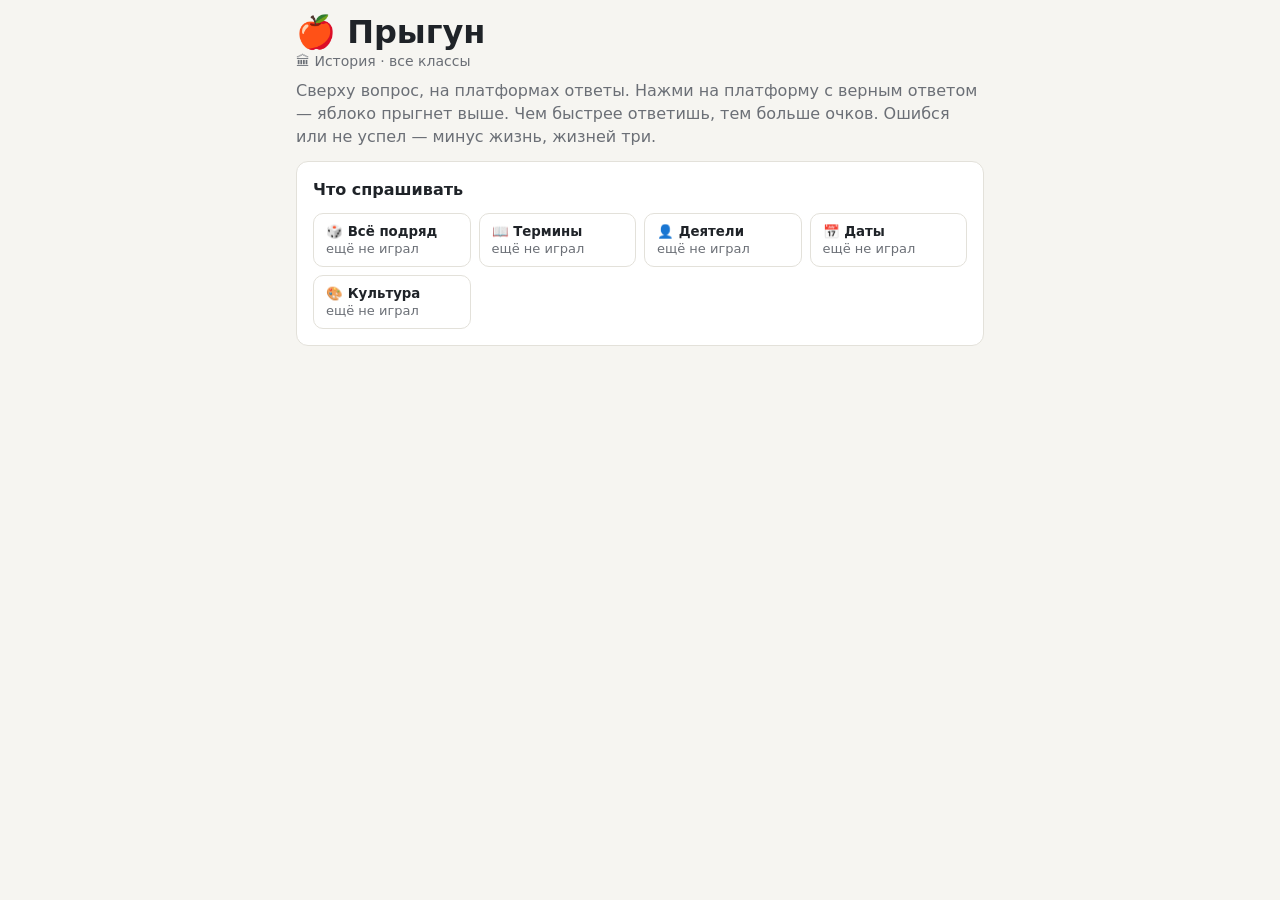
<file: jumper.html>
<!doctype html>
<html lang="ru">
<head>
<meta charset="utf-8">
<meta name="viewport" content="width=device-width, initial-scale=1, viewport-fit=cover">
<meta name="description" content="Игра бота «Колокол»: прыгай на платформу с верным ответом и поднимайся выше.">
<title>Прыгун</title>
<link rel="icon" href="data:image/svg+xml,<svg xmlns='http://www.w3.org/2000/svg' viewBox='0 0 100 100'><text y='.9em' font-size='90'>🍎</text></svg>">
<link rel="stylesheet" href="game.css">
<script async src="https://telegram.org/js/telegram-web-app.js" onload="window.initTelegram && initTelegram()"></script>
<style>
.task b { font-size: 16px; font-weight: 600; }
.task b.short { font-size: 19px; }
.bar { height: 5px; border-radius: 3px; background: var(--line); overflow: hidden; }
.bar i { display: block; height: 100%; width: 100%; background: var(--accent); transform-origin: left; }
.bar i.low { background: var(--hit); }
.field { position: relative; height: min(62vh, 620px); min-height: 440px; overflow: hidden; border: 1px solid var(--line); border-radius: 12px;
  background: linear-gradient(var(--sky1), var(--sky2)); touch-action: manipulation; user-select: none; -webkit-user-select: none;
  -webkit-tap-highlight-color: transparent; }
.plat { position: absolute; left: 0; top: 0; display: grid; place-items: center; text-align: center; min-height: 46px; padding: 8px 10px;
  background: var(--plat); border: 1px solid var(--plat-edge); border-bottom-width: 5px; border-radius: 10px; color: var(--ink);
  font: 600 15px/1.25 system-ui, sans-serif; cursor: pointer; will-change: transform; overflow-wrap: anywhere; }
.plat.base { cursor: default; color: var(--muted); font-weight: 500; font-size: 13px; }
.plat.ok { border-color: var(--good); background: var(--good-bg); }
.plat.bad { border-color: var(--hit); background: var(--hit-bg); }
.plat.gone { opacity: 0; transition: opacity .3s; pointer-events: none; }
.hero { position: absolute; left: 0; top: 0; width: 40px; height: 40px; font-size: 32px; line-height: 40px; text-align: center;
  pointer-events: none; will-change: transform; z-index: 2; }
</style>
</head>
<body>
<main class="wrap" id="home">
  <header>
    <h1>🍎 Прыгун</h1>
    <p class="subject" id="subj"></p>
    <p class="lead" style="margin-top:8px">Сверху вопрос, на платформах ответы. Нажми на платформу с верным ответом — яблоко прыгнет выше. Чем быстрее ответишь, тем больше очков. Ошибся или не успел — минус жизнь, жизней три.</p>
  </header>
  <section class="sheet">
    <h2>Что спрашивать</h2>
    <div class="choices" id="kinds"></div>
    <p class="note" id="empty" hidden>Для этого класса вопросов пока нет.</p>
  </section>
</main>

<main class="wrap" id="game" hidden>
  <div class="top">
    <button class="back" id="quit">⏹ Закончить</button>
    <div class="hud"><span id="height"></span><span id="score">0</span><span class="lives" id="lives"></span></div>
  </div>
  <div class="task"><span id="label"></span><b id="ask"></b><div class="bar"><i id="time"></i></div></div>
  <div class="field" id="field"><div class="hero" id="hero">🍎</div></div>
  <p class="hint" id="hint" aria-live="polite"></p>
</main>

<main class="wrap" id="over" hidden>
  <h1>Игра окончена</h1>
  <section class="sheet">
    <p class="big" id="final"></p>
    <p id="climb"></p>
    <p id="best"></p>
  </section>
  <section class="sheet" id="errbox">
    <h2>Где ошибся</h2>
    <ul class="errors" id="errors"></ul>
  </section>
  <button class="main" id="claim" hidden></button>
  <p class="note" id="claimnote" hidden>Бот начислит опыт за верные ответы и напишет в чат. Игра не закроется — можно играть дальше.</p>
  <div class="row"><button class="main" id="again">Ещё раз</button><button id="menu">Назад</button></div>
</main>

<script src="game.js"></script>
<script src="bot-xp.js"></script>
<script>
"use strict";
// Вопросы — из уроков бота (app/game_data.py): тот же вопрос, верный ответ и неверные варианты из той же темы.
const LIVES = 3, HERO = 40;
const best = records("jumper");
const field = $("field"), hero = $("hero");
let BANK = {}, KINDS = {}, state = null, raf = 0;

function prepare(data) {
  KINDS = data.kinds.jumper;
  BANK = {};
  for (const q of data.jumper) if (fits(q.m)) (BANK[q.k] = BANK[q.k] || []).push(q);
  for (const k of Object.keys(BANK)) if (BANK[k].length < 5) delete BANK[k];
}

function question() {
  const s = state, kinds = s.kind === "all" ? Object.keys(BANK) : [s.kind];
  for (let tries = 0; tries < 60; tries++) {
    const list = BANK[pick(kinds)], i = Math.floor(Math.random() * list.length), q = list[i];
    if (s.used.has(q)) continue;
    s.used.add(q);
    return q;
  }
  s.used.clear();  // всё спросили — идём по второму кругу
  return question();
}

// Все движения идут через animate: шаг получает долю пути от 0 до 1
let animate = (ms, step) => new Promise(done => {
  const from = performance.now(), game = state;
  const tick = now => {
    if (state !== game) return;  // игру закрыли посреди прыжка
    const t = Math.min(1, (now - from) / ms);
    step(t);
    t < 1 ? requestAnimationFrame(tick) : done();
  };
  requestAnimationFrame(tick);
});
const wait = ms => animate(ms, () => {});
const put = (el, x, y) => { el.style.transform = `translate(${Math.round(x)}px, ${Math.round(y)}px)`; };
const stand = p => [p.x + p.w / 2 - HERO / 2, p.y - HERO + 4];

function platform(text, x, y, w, cls = "") {
  const el = document.createElement("div");
  el.className = "plat " + cls;
  el.textContent = text;
  el.style.width = w + "px";
  field.append(el);
  const p = {el, x, y, w};
  put(el, x, y);
  return p;
}

function hud() {
  const s = state;
  $("score").textContent = `★ ${s.score}`;
  $("height").textContent = `↑ ${s.height}`;
  $("lives").textContent = "❤️".repeat(s.lives) + "🤍".repeat(LIVES - s.lives);
}

function ask() {
  const s = state, q = s.q = question(), W = field.clientWidth, w = Math.min(Math.round(W * 0.68), 340);
  const wrong = shuffle(q.w).slice(0, 2);
  $("label").textContent = q.l || KINDS[q.k];
  $("ask").textContent = q.q;
  $("ask").className = q.q.length < 40 ? "short" : "";
  // платформы лесенкой: по очереди слева и справа, чтобы длинный ответ поместился целиком
  const side = Math.random() < 0.5 ? 0 : 1;
  s.plats = shuffle([q.a, ...wrong]).map((text, k) => {
    const p = platform(text, (k + side) % 2 ? W - w - 6 : 6, 0, w);
    p.right = text === q.a;
    p.el.addEventListener("pointerdown", e => { e.preventDefault(); choose(p); });
    return p;
  });
  // ставим снизу вверх по настоящей высоте: между платформами поровну свободного места
  const heights = s.plats.map(p => p.el.offsetHeight), free = s.base.y - 6 - heights.reduce((a, b) => a + b, 0);
  const gap = Math.max(8, free / s.plats.length);
  let top = s.base.y;
  s.plats.forEach((p, k) => { p.y = Math.max(2, top - gap - heights[k]); top = p.y; put(p.el, p.x, p.y); });
  const reading = q.q.length + [q.a, ...wrong].join("").length * 0.6;
  s.limit = Math.max(0.55, 1 - s.height * 0.025) * (8 + reading / 12) * 1000;  // длинный вопрос дольше читать, выше — быстрее
  s.left = s.limit;
  s.busy = false;
  hud();
}

function jump(to, ms = 430) {
  const s = state, [x0, y0] = s.pos, [x1, y1] = to, lift = 46 + Math.abs(y1 - y0) * 0.15;
  return animate(ms, t => { s.pos = [x0 + (x1 - x0) * t, y0 + (y1 - y0) * t - 4 * lift * t * (1 - t)]; put(hero, ...s.pos); });
}

async function choose(p) {
  const s = state;
  if (!s || s.busy) return;
  s.busy = true;
  await jump(stand(p));
  if (state !== s) return;
  if (p.right) {
    const bonus = Math.ceil(s.left / 1000);
    s.height++; s.score += 10 + bonus;
    p.el.classList.add("ok");
    if (performance.now() > s.hintUntil) { $("hint").className = "hint ok"; $("hint").textContent = `+${10 + bonus}: 10 за ответ и ${bonus} за скорость`; }
    hud();
    await climb(p);
  } else {
    p.el.classList.add("bad");
    await lose(p);
  }
}

// Верный ответ: вся картинка съезжает вниз, платформа с ответом становится новой опорой
async function climb(p) {
  const s = state, dy = s.base.y - p.y, all = [s.base, ...s.plats], y0 = all.map(a => a.y), hy = s.pos[1];
  s.plats.filter(a => a !== p).forEach(a => a.el.classList.add("gone"));
  await animate(380, t => { all.forEach((a, k) => { a.y = y0[k] + dy * t; put(a.el, a.x, a.y); }); s.pos[1] = hy + dy * t; put(hero, ...s.pos); });
  if (state !== s) return;
  all.filter(a => a !== p).forEach(a => a.el.remove());
  p.el.className = "plat base";
  s.base = p;
  ask();
}

// Ошибка или вышло время: верная платформа подсвечивается, яблоко возвращается на опору
async function lose(p) {
  const s = state, q = s.q;
  s.lives--;
  s.errors.set(q, `${q.q.length > 120 ? q.q.slice(0, 117) + "…" : q.q}\nВерно: ${q.a}`);
  s.plats.find(a => a.right).el.classList.add("ok");
  $("hint").className = "hint";
  $("hint").textContent = (p ? "Неверно. " : "Время вышло. ") + "Верный ответ: " + q.a;
  s.hintUntil = performance.now() + 3500;
  try { navigator.vibrate && navigator.vibrate(60); } catch (e) {}
  hud();
  if (p) {
    const y0 = p.y;
    await Promise.all([jump(stand(s.base), 520), animate(520, t => { p.y = y0 + 260 * t * t; put(p.el, p.x, p.y); p.el.style.opacity = 1 - t; })]);
  }
  await wait(1700);
  if (state !== s) return;
  s.plats.forEach(a => a.el.remove());
  if (s.lives <= 0) return finish();
  ask();
}

function clock(now) {
  const s = state;
  if (!s) return;
  raf = requestAnimationFrame(clock);
  const dt = Math.min(100, now - s.last);  // свёрнутая вкладка время не съедает
  s.last = now;
  if (s.busy) return;
  s.left -= dt;
  const share = Math.max(0, s.left / s.limit);
  $("time").style.transform = `scaleX(${share})`;
  $("time").className = share < 0.3 ? "low" : "";
  if (s.left <= 0) { s.busy = true; lose(null); }
}

function start(kind) {
  stop();
  show("game");
  const W = field.clientWidth, H = field.clientHeight, w = Math.min(Math.round(W * 0.68), 340);
  state = {kind, score: 0, lives: LIVES, height: 0, used: new Set(), errors: new Map(), plats: [], busy: true, last: performance.now(), hintUntil: 0, left: 1, limit: 1};
  state.base = platform("старт", (W - w) / 2, H - 58, w, "base");
  state.pos = stand(state.base);
  put(hero, ...state.pos);
  $("hint").textContent = "";
  ask();
  raf = requestAnimationFrame(clock);
}

function stop() {
  cancelAnimationFrame(raf);
  state = null;
  field.querySelectorAll(".plat").forEach(el => el.remove());
}

function finish() {
  const s = state;
  stop();
  const record = best.save(s.kind, s.score);
  $("final").textContent = points(s.score);
  $("climb").textContent = `Поднялся на ${s.height} ${plural(s.height, "платформу", "платформы", "платформ")}`;
  $("best").textContent = record && s.score ? "🏆 Новый рекорд!" : `Рекорд: ${best.get(s.kind)}`;
  errorList(s.errors);
  claimXP("j", s.height);
  $("again").onclick = () => start(s.kind);
  show("over");
}

function home() {
  stop();
  const kinds = [...(Object.keys(BANK).length > 1 ? [["all", "🎲 Всё подряд"]] : []), ...Object.keys(BANK).map(k => [k, KINDS[k] || k])];
  $("empty").hidden = kinds.length > 0;
  $("kinds").replaceChildren(...kinds.map(([id, title]) => {
    const b = document.createElement("button");
    b.className = "choice";
    b.innerHTML = `<span></span><small>${best.get(id) ? "рекорд " + best.get(id) : "ещё не играл"}</small>`;
    b.firstChild.textContent = title;
    b.addEventListener("click", () => start(id));
    return b;
  }));
  show("home");
}

$("quit").addEventListener("click", () => state ? finish() : home());  // «Закончить»: сразу итоги и опыт в бота
$("menu").addEventListener("click", home);
loadData(data => { $("subj").textContent = `${data.title} · ${MODE_TITLE}`; prepare(data); home(); },
  () => { $("empty").hidden = false; $("empty").textContent = "Не получилось загрузить вопросы. Проверь интернет и открой игру ещё раз."; });
</script>
</body>
</html>
</file>
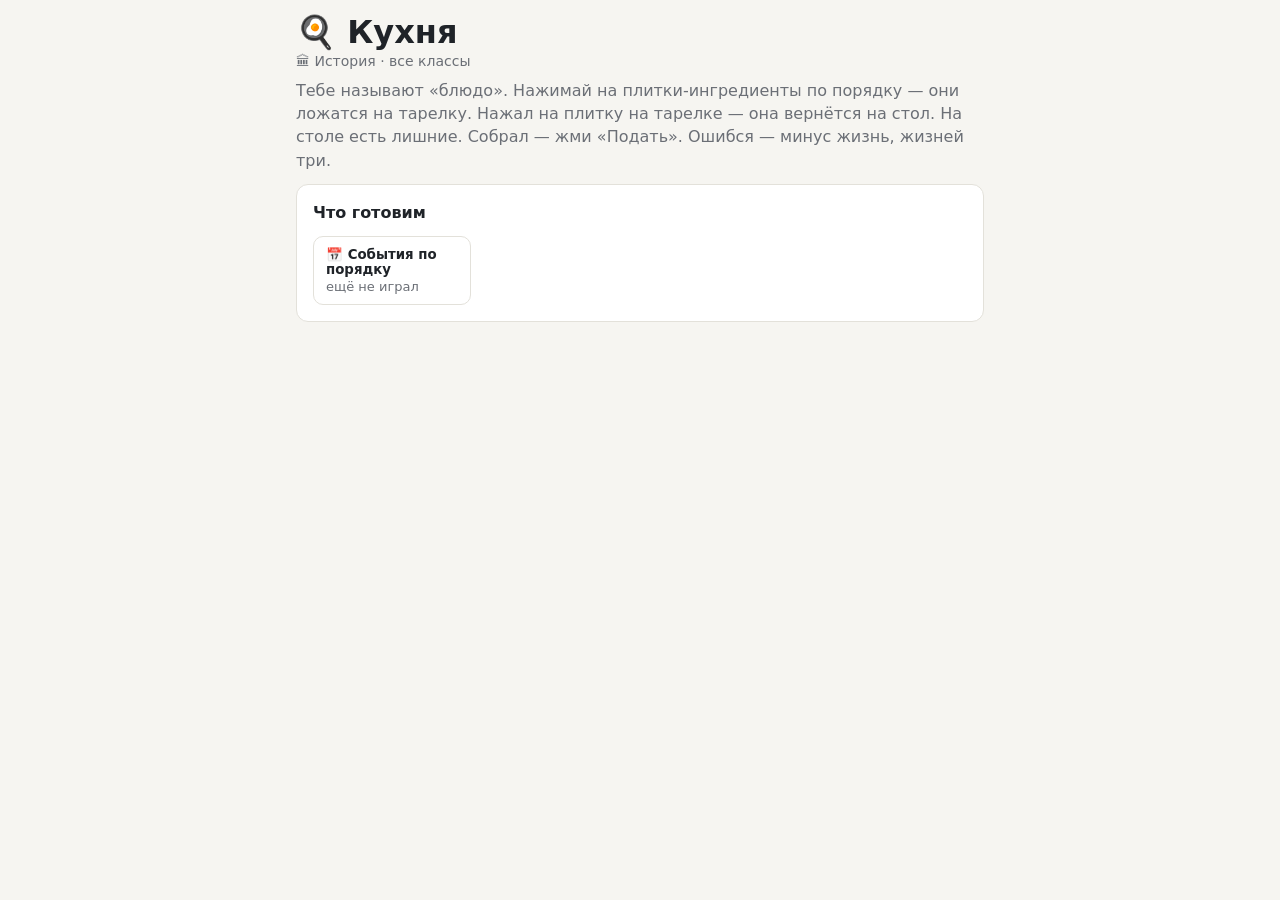
<file: kitchen.html>
<!doctype html>
<html lang="ru">
<head>
<meta charset="utf-8">
<meta name="viewport" content="width=device-width, initial-scale=1, viewport-fit=cover">
<meta name="description" content="Игра бота «Колокол»: собери «блюдо» из плиток по порядку — слово из морфем, цепочку событий, строфу, определение.">
<title>Кухня</title>
<link rel="icon" href="data:image/svg+xml,<svg xmlns='http://www.w3.org/2000/svg' viewBox='0 0 100 100'><text y='.9em' font-size='90'>🍳</text></svg>">
<link rel="stylesheet" href="game.css">
<script async src="https://telegram.org/js/telegram-web-app.js" onload="window.initTelegram && initTelegram()"></script>
<style>
.kitchen { display: grid; gap: 14px; padding: 14px 10px; border: 1px solid var(--wood-edge); border-radius: 12px; background: var(--wood);
  user-select: none; -webkit-user-select: none; -webkit-tap-highlight-color: transparent; }
.plate { min-height: 120px; display: flex; flex-wrap: wrap; align-items: center; align-content: center; justify-content: center; gap: 6px;
  padding: 16px 14px; background: var(--plate); border: 6px solid var(--plate-rim); border-radius: 40px; box-shadow: 0 3px 0 #00000014; }
.plate.ok { border-color: var(--good); }
.plate.bad { border-color: var(--hit); }
.plate.word { gap: 2px; }
.plate.block, .table.block { flex-direction: column; align-items: stretch; border-radius: 22px; }
.empty { color: var(--muted); font-size: 14px; text-align: center; }
.table { display: flex; flex-wrap: wrap; justify-content: center; gap: 8px; min-height: 90px; align-content: center; }
.tile { min-width: 44px; min-height: 44px; padding: 8px 12px; border-radius: 14px; border: 1px solid var(--tile-edge); border-bottom-width: 4px;
  background: var(--tile); color: var(--ink); font: 600 16px/1.25 system-ui, sans-serif; display: inline-grid; place-items: center;
  cursor: pointer; text-align: center; overflow-wrap: anywhere; max-width: 100%; }
.tile.comma { min-width: 44px; font-size: 24px; font-weight: 800; }
.tile.used { visibility: hidden; }
.block .tile { display: block; text-align: left; }
.block.table .tile.used { display: none; }
.plate.word .tile { border-radius: 8px; padding: 8px 9px; }
.plate .tile { min-height: 40px; }
.plate.block .tile { counter-increment: n; }
.plate.block .tile::before { content: counter(n) ". "; color: var(--muted); margin-right: 4px; }
.plate.block { counter-reset: n; }
</style>
</head>
<body>
<main class="wrap" id="home">
  <header>
    <h1>🍳 Кухня</h1>
    <p class="subject" id="subj"></p>
    <p class="lead" style="margin-top:8px">Тебе называют «блюдо». Нажимай на плитки-ингредиенты по порядку — они ложатся на тарелку. Нажал на плитку на тарелке — она вернётся на стол. На столе есть лишние. Собрал — жми «Подать». Ошибся — минус жизнь, жизней три.</p>
  </header>
  <section class="sheet">
    <h2>Что готовим</h2>
    <div class="choices" id="kinds"></div>
    <p class="note" id="none" hidden>Для этого класса рецептов пока нет.</p>
  </section>
</main>

<main class="wrap" id="game" hidden>
  <div class="top">
    <button class="back" id="quit">⏹ Закончить</button>
    <div class="hud"><span id="score"></span><span class="lives" id="lives"></span></div>
  </div>
  <div class="task"><span id="num"></span><b id="ask"></b></div>
  <div class="kitchen">
    <div class="plate" id="plate"></div>
    <div class="table" id="table"></div>
  </div>
  <p class="hint" id="hint" aria-live="polite"></p>
  <div class="row"><button class="main" id="serve">🍽 Подать</button><button id="clear">Убрать всё</button></div>
</main>

<main class="wrap" id="over" hidden>
  <h1>Кухня закрыта</h1>
  <section class="sheet">
    <p class="big" id="final"></p>
    <p id="dishes"></p>
    <p id="best"></p>
  </section>
  <section class="sheet" id="errbox">
    <h2>Правильные рецепты</h2>
    <ul class="errors" id="errors"></ul>
  </section>
  <button class="main" id="claim" hidden></button>
  <p class="note" id="claimnote" hidden>Бот начислит опыт за верные ответы и напишет в чат. Игра не закроется — можно играть дальше.</p>
  <div class="row"><button class="main" id="again">Ещё раз</button><button id="menu">Назад</button></div>
</main>

<script src="game.js"></script>
<script src="bot-xp.js"></script>
<script>
"use strict";
// Рецепты — из данных бота (app/game_data.py): s — плитки по порядку, x — лишние, e — разбор, keep — не перемешивать части предложения.
const LIVES = 3;
const BLOCK = ["chain", "rank", "poem"], WORD = ["morph"];
const best = records("kitchen");
let RECIPES = [], KINDS = {}, state = null;

function prepare(data) {
  KINDS = data.kinds.kitchen;
  RECIPES = data.kitchen.filter(r => fits(r.m));
}

function nextRecipe() {
  const s = state, all = RECIPES.filter(r => s.kind === "all" || r.k === s.kind), limit = 3 + s.dishes;  // сначала короткие
  let pool = all.filter(r => !s.used.has(r) && r.s.length <= limit);
  if (!pool.length) pool = all.filter(r => !s.used.has(r));
  if (!pool.length) { s.used.clear(); pool = all; }
  const shortest = Math.min(...pool.map(r => r.s.length)), r = pick(pool.filter(x => x.s.length <= shortest + 1));
  s.used.add(r);
  return r;
}

function deal() {
  const s = state, r = s.recipe = nextRecipe();
  let tiles;
  if (r.keep) {  // предложение: части по порядку, запятые отдельно — задача в том, где их поставить
    const commas = r.s.filter(t => t === ",").length + r.x.filter(t => t === ",").length;
    tiles = [...r.s.filter(t => t !== ","), ...Array(commas).fill(","), ...r.x.filter(t => t !== ",")];
  } else tiles = shuffle([...r.s, ...r.x]);
  s.tiles = tiles.map(t => ({t, used: false}));
  s.plate = [];
  s.done = false;
  $("num").textContent = `Блюдо № ${s.dishes + 1} · ${KINDS[r.k] || ""}`;
  $("ask").textContent = r.n;
  $("hint").textContent = "";
  $("plate").className = "plate";
  $("serve").textContent = "🍽 Подать";
  $("clear").disabled = false;
  draw();
}

function tile(text, onTap, cls = "") {
  const b = document.createElement("div");
  b.className = "tile " + (text === "," ? "comma " : "") + cls;
  b.textContent = text;
  b.setAttribute("role", "button");
  if (onTap) b.addEventListener("pointerdown", e => { e.preventDefault(); if (!state.done) onTap(); });
  return b;
}

function draw() {
  const s = state, r = s.recipe, plate = $("plate"), look = BLOCK.includes(r.k) ? " block" : WORD.includes(r.k) ? " word" : "";
  plate.className = plate.className.replace(/ (block|word)/g, "") + look;
  $("table").className = "table" + (BLOCK.includes(r.k) ? " block" : "");
  const placed = s.plate.map((k, pos) => tile(s.tiles[k].t, () => { s.tiles[k].used = false; s.plate.splice(pos, 1); draw(); }));
  const empty = document.createElement("span");
  empty.className = "empty";
  empty.textContent = r.k === "morph" ? "приставка, корень, суффикс, окончание — каждая часть отдельной плиткой" : r.k === "commas" ? "части предложения по порядку, запятые — где нужны" : "нажимай на плитки по порядку";
  plate.replaceChildren(...(placed.length ? placed : [empty]));
  $("table").replaceChildren(...s.tiles.map((x, k) => tile(x.t, () => { x.used = true; s.plate.push(k); draw(); }, x.used ? "used" : "")));
  $("score").textContent = `★ ${s.score}`;
  $("lives").textContent = "❤️".repeat(s.lives) + "🤍".repeat(LIVES - s.lives);
  $("serve").disabled = !s.done && !s.plate.length;
}

function serve() {
  const s = state;
  if (s.done) return s.lives > 0 ? deal() : finish();
  if (!s.plate.length) return;
  const r = s.recipe, made = s.plate.map(k => s.tiles[k].t);
  const ok = made.length === r.s.length && made.every((t, k) => t === r.s[k]);
  s.done = true;
  const hint = $("hint");
  if (ok) {
    s.streak++; s.dishes++;
    const bonus = Math.min(s.streak - 1, 5);
    s.score += 10 + bonus + Math.max(0, r.s.length - 3);  // длинное блюдо — больше очков
    $("plate").className += " ok";
    hint.className = "hint ok";
    hint.textContent = "😋 Вкусно! +" + (10 + bonus + Math.max(0, r.s.length - 3)) + (bonus ? ` (серия ${s.streak})` : "");
  } else {
    s.streak = 0; s.lives--;
    s.errors.set(r, `${r.n}\n${r.e}`);
    $("plate").className += " bad";
    hint.className = "hint";
    hint.textContent = "Не то блюдо. Правильно:\n" + r.e;
    try { navigator.vibrate && navigator.vibrate(60); } catch (e) {}
  }
  $("serve").textContent = s.lives > 0 ? "Дальше →" : "Итоги";
  $("clear").disabled = true;
  draw();
}

function start(kind) {
  state = {kind, score: 0, lives: LIVES, dishes: 0, streak: 0, used: new Set(), errors: new Map()};
  show("game");
  deal();
}

function finish() {
  const s = state;
  state = null;
  const record = best.save(s.kind, s.score);
  $("final").textContent = points(s.score);
  $("dishes").textContent = `Приготовлено: ${s.dishes} ${plural(s.dishes, "блюдо", "блюда", "блюд")}`;
  $("best").textContent = record && s.score ? "🏆 Новый рекорд!" : `Рекорд: ${best.get(s.kind)}`;
  errorList(s.errors);
  claimXP("k", s.dishes);
  $("again").onclick = () => start(s.kind);
  show("over");
}

function home() {
  state = null;
  const have = [...new Set(RECIPES.map(r => r.k))].filter(k => RECIPES.filter(r => r.k === k).length >= 3);
  const kinds = [...(have.length > 1 ? [["all", "🎲 Всё подряд"]] : []), ...have.map(k => [k, KINDS[k] || k])];
  $("none").hidden = kinds.length > 0;
  $("kinds").replaceChildren(...kinds.map(([id, title]) => {
    const b = document.createElement("button");
    b.className = "choice";
    b.innerHTML = `<span></span><small>${best.get(id) ? "рекорд " + best.get(id) : "ещё не играл"}</small>`;
    b.firstChild.textContent = title;
    b.addEventListener("click", () => start(id));
    return b;
  }));
  show("home");
}

$("serve").addEventListener("click", serve);
$("clear").addEventListener("click", () => { state.tiles.forEach(x => { x.used = false; }); state.plate = []; draw(); });
$("quit").addEventListener("click", () => state ? finish() : home());  // «Закончить»: сразу итоги и опыт в бота
$("menu").addEventListener("click", home);
loadData(data => { $("subj").textContent = `${data.title} · ${MODE_TITLE}`; prepare(data); home(); },
  () => { $("none").hidden = false; $("none").textContent = "Не получилось загрузить рецепты. Проверь интернет и открой игру ещё раз."; });
</script>
</body>
</html>
</file>
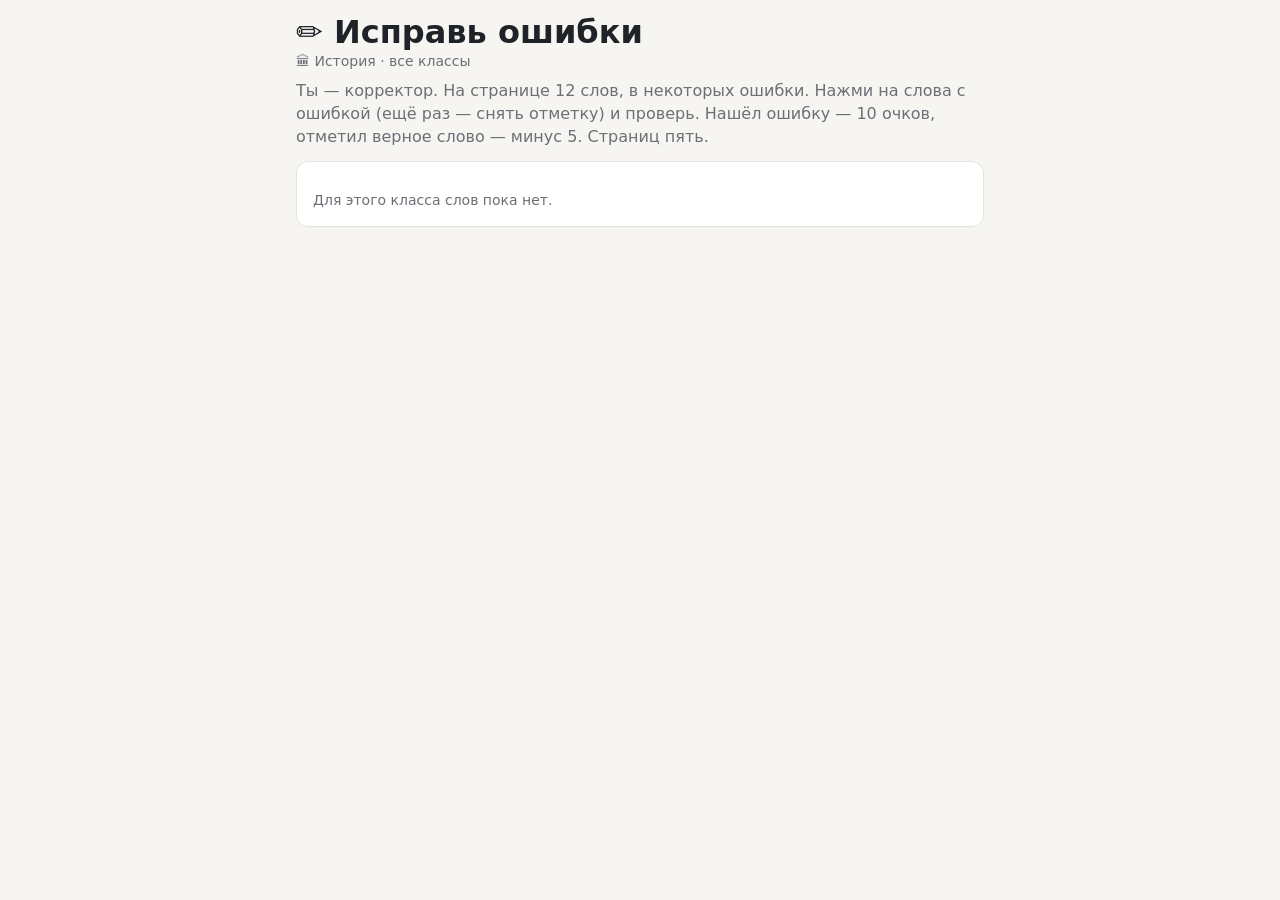
<file: proof.html>
<!doctype html>
<html lang="ru">
<head>
<meta charset="utf-8">
<meta name="viewport" content="width=device-width, initial-scale=1, viewport-fit=cover">
<meta name="description" content="Игра бота «Колокол»: найди слова с ошибками, как корректор.">
<title>Исправь ошибки</title>
<link rel="icon" href="data:image/svg+xml,<svg xmlns='http://www.w3.org/2000/svg' viewBox='0 0 100 100'><text y='.9em' font-size='90'>✏️</text></svg>">
<link rel="stylesheet" href="game.css">
<script async src="https://telegram.org/js/telegram-web-app.js" onload="window.initTelegram && initTelegram()"></script>
<style>
.page { display: flex; flex-wrap: wrap; gap: 8px; background: var(--panel); border: 1px solid var(--line); border-radius: 12px; padding: 14px;
  user-select: none; -webkit-user-select: none; -webkit-tap-highlight-color: transparent; }
.w { border: 1px solid var(--line); color: var(--ink); background: var(--bg); padding: 9px 12px; border-radius: 10px; font-weight: 600; }
.w.mark { border-color: var(--hit); color: var(--hit); text-decoration: line-through wavy; }
.w.found { border-color: var(--good); background: var(--good-bg); color: var(--ink); text-decoration: none; }
.w.missed { border-color: var(--hit); background: var(--hit-bg); }
.w.false { border-style: dashed; border-color: var(--muted); text-decoration: none; color: var(--muted); }
.fix { font-weight: 400; color: var(--good); margin-left: 4px; }
</style>
</head>
<body>
<main class="wrap" id="home">
  <header>
    <h1>✏️ Исправь ошибки</h1>
    <p class="subject" id="subj"></p>
    <p class="lead" style="margin-top:8px">Ты — корректор. На странице 12 слов, в некоторых ошибки. Нажми на слова с ошибкой (ещё раз — снять отметку) и проверь. Нашёл ошибку — 10 очков, отметил верное слово — минус 5. Страниц пять.</p>
  </header>
  <section class="sheet">
    <div class="choices" id="kinds"></div>
    <p class="note" id="none" hidden>Для этого класса слов пока нет.</p>
  </section>
</main>

<main class="wrap" id="game" hidden>
  <div class="top">
    <button class="back" id="quit">⏹ Закончить</button>
    <div class="hud"><span id="round"></span><span id="score"></span></div>
  </div>
  <div class="task"><span id="left"></span><b>Найди слова с ошибками</b></div>
  <div class="page" id="page"></div>
  <p class="hint" id="hint" aria-live="polite"></p>
  <div class="row"><button class="main" id="check">Проверить</button></div>
</main>

<main class="wrap" id="over" hidden>
  <h1>Корректура сдана</h1>
  <section class="sheet">
    <p class="big" id="final"></p>
    <p id="hits"></p>
    <p id="best"></p>
  </section>
  <section class="sheet" id="errbox">
    <h2>Пропущенные ошибки</h2>
    <ul class="errors" id="errors"></ul>
  </section>
  <button class="main" id="claim" hidden></button>
  <p class="note" id="claimnote" hidden>Бот начислит опыт за найденные ошибки и напишет в чат. Игра не закроется — можно играть дальше.</p>
  <div class="row"><button class="main" id="again">Ещё раз</button><button id="menu">Назад</button></div>
</main>

<script src="game.js"></script>
<script src="bot-xp.js"></script>
<script>
"use strict";
// Слова — из упражнений бота «Какая буква?» (app/game_data.py, proof): r — верно, w — с ошибкой, n — правило.
const PAGES = 5, WORDS = 12, FOUND = 10, FALSE = 5;
const best = records("proof");
let WORDS_ALL = [], state = null;

function start() {
  state = {pool: shuffle(WORDS_ALL), n: 0, score: 0, found: 0, total: 0, errors: new Map()};
  show("game");
  deal();
}

function deal() {
  const s = state;
  if (s.pool.length < WORDS) s.pool = shuffle(WORDS_ALL);
  const words = s.pool.splice(0, WORDS), bad = 2 + Math.floor(Math.random() * 3);  // 2–4 ошибки на странице
  s.items = words.map((w, i) => ({...w, wrong: i < bad, marked: false}));
  s.items = shuffle(s.items);
  s.checked = false;
  $("round").textContent = `${s.n + 1}/${PAGES}`;
  $("score").textContent = points(s.score);
  $("left").textContent = "";
  $("hint").textContent = ""; $("hint").className = "hint";
  $("check").textContent = "Проверить";
  $("page").replaceChildren(...s.items.map(it => {
    const b = document.createElement("button");
    b.className = "w"; b.textContent = it.wrong ? it.w : it.r;
    b.addEventListener("click", () => { if (s.checked) return; it.marked = !it.marked; b.classList.toggle("mark", it.marked); });
    it.el = b;
    return b;
  }));
}

function check() {
  const s = state;
  if (s.checked) return next();
  s.checked = true;
  let found = 0, missed = 0, fals = 0;
  for (const it of s.items) {
    if (it.wrong && it.marked) { found++; it.el.className = "w found"; it.el.innerHTML = ""; it.el.append(it.w, Object.assign(document.createElement("span"), {className: "fix", textContent: "→ " + it.r})); }
    else if (it.wrong) { missed++; it.el.className = "w missed"; it.el.append(Object.assign(document.createElement("span"), {className: "fix", textContent: "→ " + it.r})); s.errors.set(it.r, `${it.r} (не «${it.w}»). ${it.n}`); }
    else if (it.marked) { fals++; it.el.className = "w false"; }
  }
  const got = found * FOUND - fals * FALSE;
  s.score = Math.max(0, s.score + got); s.found += found; s.total += found + missed;
  $("score").textContent = points(s.score);
  $("hint").textContent = `Найдено ${found} из ${found + missed}` + (fals ? `, лишних отметок: ${fals} (там всё верно)` : "") + (missed ? ". Пропущенные исправлены зелёным." : ". Отлично!");
  $("hint").className = missed || fals ? "hint" : "hint ok";
  $("check").textContent = s.n + 1 < PAGES ? "Следующая страница ▶️" : "Итоги";
}

function next() {
  state.n++;
  if (state.n >= PAGES) finish(); else deal();
}

function finish() {
  const s = state;
  state = null;
  const record = best.save("all", s.score);
  $("final").textContent = points(s.score);
  $("hits").textContent = `Найдено ошибок: ${s.found} из ${s.total}`;
  $("best").textContent = record && s.score ? "🏆 Новый рекорд!" : `Рекорд: ${best.get("all")}`;
  errorList(s.errors);
  claimXP("p", s.found);
  $("again").onclick = start;
  show("over");
}

function home() {
  state = null;
  $("none").hidden = WORDS_ALL.length >= WORDS;
  const b = document.createElement("button");
  b.className = "choice";
  b.innerHTML = `<span>✏️ Начать корректуру</span><small>${best.get("all") ? "рекорд " + best.get("all") : "ещё не играл"}</small>`;
  b.addEventListener("click", start);
  $("kinds").replaceChildren(...(WORDS_ALL.length >= WORDS ? [b] : []));
  show("home");
}

$("check").addEventListener("click", check);
$("quit").addEventListener("click", () => state ? finish() : home());  // «Закончить»: сразу итоги и опыт в бота
$("menu").addEventListener("click", home);
loadData(data => {
  $("subj").textContent = `${data.title} · ${MODE_TITLE}`;
  WORDS_ALL = (data.proof || []).filter(w => fits(w.m));
  home();
}, () => { $("none").hidden = false; $("none").textContent = "Не удалось загрузить слова. Проверь интернет и открой игру ещё раз."; });
</script>
</body>
</html>
</file>
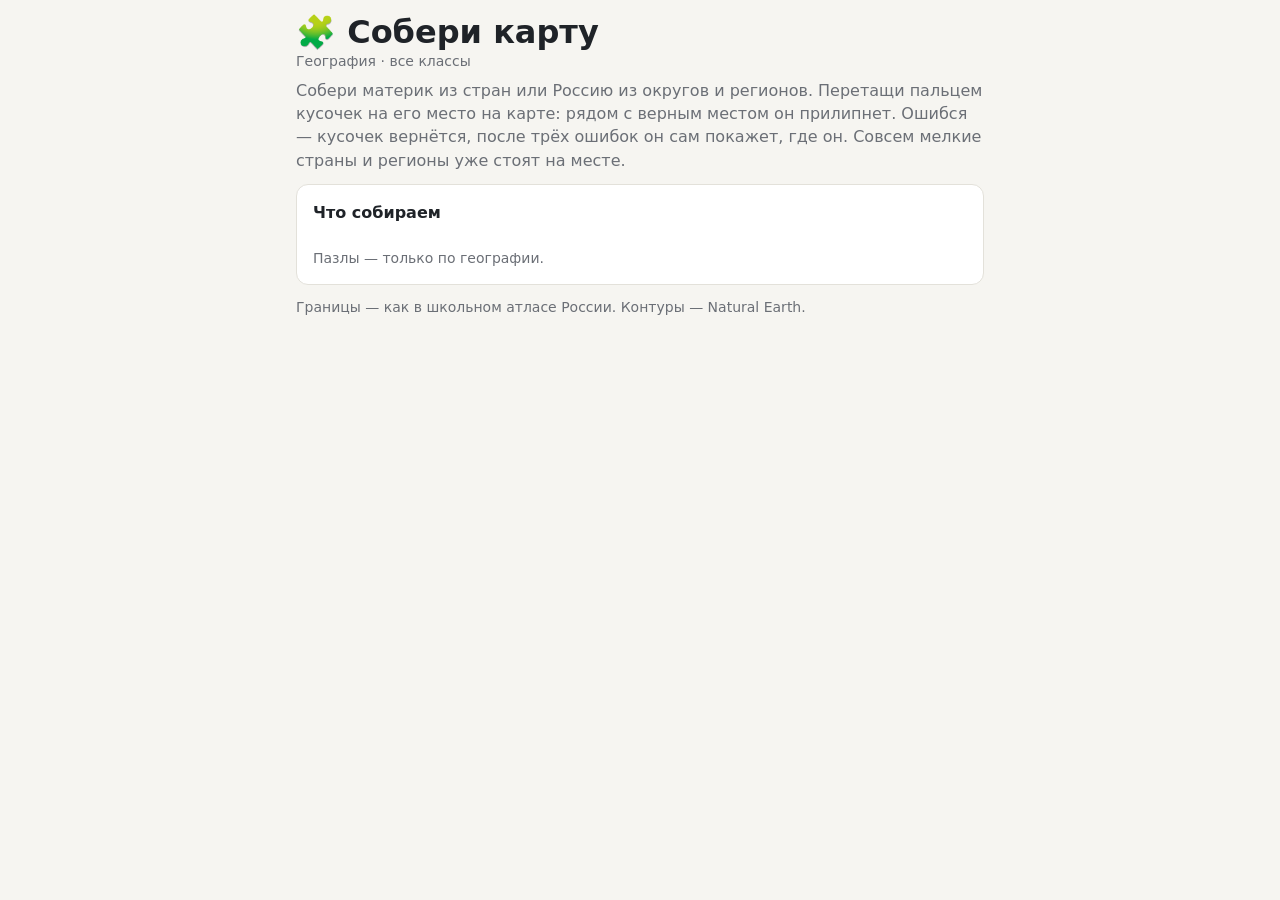
<file: puzzle.html>
<!doctype html>
<html lang="ru">
<head>
<meta charset="utf-8">
<meta name="viewport" content="width=device-width, initial-scale=1, viewport-fit=cover">
<meta name="description" content="Игра бота «Колокол»: собери материк из стран или Россию из округов и регионов, как пазл.">
<title>Собери карту</title>
<link rel="icon" href="data:image/svg+xml,<svg xmlns='http://www.w3.org/2000/svg' viewBox='0 0 100 100'><text y='.9em' font-size='90'>🧩</text></svg>">
<link rel="stylesheet" href="game.css">
<script async src="https://telegram.org/js/telegram-web-app.js" onload="window.initTelegram && initTelegram()"></script>
<style>
:root { --sea: #d3e6f0; --land: #c4c0b4; --slot: #fffaf0; --edge: #ffffff; --ink2: #2a2f35;
  --p1: #9fd4bf; --p2: #a9c6f0; --p3: #f6cf86; --p4: #f2a9bf; --p5: #c6b6f2; }
@media (prefers-color-scheme: dark) { :root:not([data-theme="light"]) { --sea: #14212a; --land: #2a2d31; --slot: #626872; --edge: #15171a; --ink2: #f1efe8;
  --p1: #3f8f76; --p2: #4a72a8; --p3: #a8822f; --p4: #a85272; --p5: #6f5fb0; } }
:root[data-theme="dark"] { --sea: #14212a; --land: #2a2d31; --slot: #626872; --edge: #15171a; --ink2: #f1efe8;
  --p1: #3f8f76; --p2: #4a72a8; --p3: #a8822f; --p4: #a85272; --p5: #6f5fb0; }
.board { border: 1px solid var(--line); border-radius: 12px; overflow: auto; background: var(--sea); max-height: 62vh;
  overscroll-behavior: contain; -webkit-overflow-scrolling: touch; }
.board svg { display: block; width: 100%; height: auto; user-select: none; -webkit-user-select: none; }
.zoom { display: flex; gap: 6px; }
.zoom button { padding: 4px 12px; font-size: 18px; line-height: 1; }
.bg { fill: var(--land); }
.rus { fill: var(--land); stroke: var(--edge); stroke-width: 1px; vector-effect: non-scaling-stroke; }
.slot { fill: var(--slot); stroke: var(--slot); stroke-width: 1px; vector-effect: non-scaling-stroke; }  /* без щелей: силуэт, а не готовые границы */
.done { stroke: var(--edge); stroke-width: 1px; vector-effect: non-scaling-stroke; fill-rule: evenodd; }
.flash { animation: flash .9s ease-out 2; }
@keyframes flash { 50% { opacity: .25; } }
.lbl { fill: var(--ink2); font-weight: 650; text-anchor: middle; dominant-baseline: middle; paint-order: stroke; stroke: var(--panel);
  stroke-width: 3px; stroke-linejoin: round; pointer-events: none; }
.tray { display: grid; grid-template-columns: 110px 1fr; gap: 12px; align-items: center; background: var(--panel);
  border: 1px solid var(--line); border-radius: 12px; padding: 10px 12px; }
.handle { width: 110px; height: 90px; border: 2px dashed var(--accent); border-radius: 10px; display: grid; place-items: center;
  touch-action: none; cursor: grab; background: var(--bg); }
.handle svg { width: 96px; height: 76px; pointer-events: none; }
.handle.shake { animation: shake .35s; border-color: var(--hit); }
@keyframes shake { 25% { transform: translateX(-6px); } 75% { transform: translateX(6px); } }
.pname { font-size: 19px; font-weight: 750; line-height: 1.2; overflow-wrap: anywhere; }
.pnote { color: var(--muted); font-size: 13px; margin-top: 4px; }
.float { position: fixed; left: 0; top: 0; pointer-events: none; z-index: 10; opacity: .85; filter: drop-shadow(0 4px 8px rgba(0,0,0,.35)); }
.small { padding: 8px 10px; font-size: 14px; }
</style>
</head>
<body>
<main class="wrap" id="home">
  <header>
    <h1>🧩 Собери карту</h1>
    <p class="subject" id="subj"></p>
    <p class="lead" style="margin-top:8px">Собери материк из стран или Россию из округов и регионов. Перетащи пальцем кусочек на его место на карте: рядом с верным местом он прилипнет. Ошибся — кусочек вернётся, после трёх ошибок он сам покажет, где он. Совсем мелкие страны и регионы уже стоят на месте.</p>
  </header>
  <section class="sheet">
    <h2>Что собираем</h2>
    <div class="choices" id="sets"></div>
    <p class="note" id="none" hidden>Пазлы — только по географии.</p>
  </section>
  <p class="note">Границы — как в школьном атласе России. Контуры — Natural Earth.</p>
</main>

<main class="wrap" id="game" hidden>
  <div class="top">
    <button class="back" id="quit">⏹ Закончить</button>
    <div class="hud"><span id="left"></span><span id="score"></span></div>
  </div>
  <div class="top"><span class="note">Мелко? Увеличь карту и прокрути её пальцем.</span>
    <div class="zoom"><button id="zout" aria-label="Уменьшить карту">−</button><button id="zin" aria-label="Увеличить карту">+</button></div></div>
  <div class="board" id="board"></div>
  <div class="tray">
    <div class="handle" id="handle" aria-label="Кусочек — перетащи на карту"></div>
    <div>
      <div class="pname" id="pname"></div>
      <div class="pnote" id="pnote">Тащи кусочек на карту 👆</div>
      <div class="row" style="margin-top:8px"><button class="small" id="skip">Пропустить ↪️</button></div>
    </div>
  </div>
  <p class="hint" id="hint" aria-live="polite"></p>
</main>

<main class="wrap" id="over" hidden>
  <h1 id="otitle"></h1>
  <section class="sheet">
    <p class="big" id="final"></p>
    <p id="hits"></p>
    <p id="best"></p>
  </section>
  <div class="board" id="board2"></div>
  <section class="sheet" id="errbox">
    <h2>Где ошибся</h2>
    <ul class="errors" id="errors"></ul>
  </section>
  <button class="main" id="claim" hidden></button>
  <p class="note" id="claimnote" hidden>Бот начислит опыт за кусочки, которые ты поставил сам, и напишет в чат. Игра не закроется — можно играть дальше.</p>
  <div class="row"><button class="main" id="again">Ещё раз</button><button id="menu">Назад</button></div>
</main>

<script src="game.js"></script>
<script src="bot-xp.js"></script>
<script>
"use strict";
// Наборы — data/puzzle/*.js (собирает tools/build_puzzle.py): w, h — размер картинки; bg — суша; rus — другие регионы России;
// p — кусочки: n — название, d — контур, b — рамка [x0, y0, x1, y1], l — место подписи, fix — мелкий, стоит сразу.
// Опыт — буква c в app/games.py: кусочек, поставленный самим учеником (не показанный после трёх ошибок).
const NS = "http://www.w3.org/2000/svg", COLORS = ["--p1", "--p2", "--p3", "--p4", "--p5"], POINTS = [10, 6, 3], TRIES = 3;
const best = records("puzzle");
let SETS = [], state = null, drag = null;

function el(tag, attrs = {}, parent) {
  const e = document.createElementNS(NS, tag);
  for (const [k, v] of Object.entries(attrs)) e.setAttribute(k, v);
  if (parent) parent.append(e);
  return e;
}
const center = p => [(p.b[0] + p.b[2]) / 2, (p.b[1] + p.b[3]) / 2];
const diag = p => Math.hypot(p.b[2] - p.b[0], p.b[3] - p.b[1]);
const color = i => `var(${COLORS[i % COLORS.length]})`;

function loadSet(id, done) {
  const s = document.createElement("script");
  s.src = `data/puzzle/${id}.js?v=1`;
  s.onload = () => done(window.PUZZLE);
  s.onerror = () => { $("hint").textContent = "Не удалось загрузить карту. Проверь интернет."; };
  document.head.append(s);
}

function drawBoard(box, data) {
  const svg = el("svg", {viewBox: `0 0 ${data.w} ${data.h}`});
  el("rect", {width: data.w, height: data.h, fill: "var(--sea)"}, svg);
  el("path", {d: data.bg, class: "bg", "fill-rule": "evenodd"}, svg);
  if (data.rus) el("path", {d: data.rus, class: "rus", "fill-rule": "evenodd"}, svg);
  const slots = el("g", {}, svg), done = el("g", {}, svg), labels = el("g", {}, svg);
  data.p.forEach(p => el("path", {d: p.d, class: "slot", "fill-rule": "evenodd"}, slots));
  box.replaceChildren(svg);
  return {svg, done, labels};
}

function place(view, data, p, i, cls = "") {
  el("path", {d: p.d, class: "done " + cls, fill: color(i)}, view.done);
  label(view, data, p);
}

function label(view, data, p) {
  // подпись 9–13 пикселей на экране, если помещается в кусочек (с запасом); мелким — без подписи
  const scale = view.svg.getBoundingClientRect().width / data.w || 1;
  const wpx = (p.b[2] - p.b[0]) * scale, hpx = (p.b[3] - p.b[1]) * scale;
  const px = Math.min(13, Math.max(9, Math.min(hpx / 2, wpx * 1.6 / (p.n.length * 0.55))));
  if (p.n.length * 0.55 * px > wpx * 1.6 || hpx < 10) return;
  const t = el("text", {x: p.l[0], y: p.l[1], class: "lbl", "font-size": (px / scale).toFixed(1), "stroke-width": (2.5 / scale).toFixed(2)}, view.labels);
  t.textContent = p.n;
  const r = t.getBBox();  // налезает на другую подпись — убираем
  if ((view.boxes = view.boxes || []).some(q => r.x < q.x + q.width && q.x < r.x + r.width && r.y < q.y + q.height && q.y < r.y + r.height)) t.remove();
  else view.boxes.push(r);
}

function start(set) {
  loadSet(set.id, data => {
    const order = shuffle(data.p.map((p, i) => i).filter(i => !data.p[i].fix));
    state = {set, data, queue: order, total: order.length, placed: 0, own: 0, score: 0, miss: new Map(), tries: 0, zoom: 1};
    show("game");
    state.view = drawBoard($("board"), data);
    zoom(0);
    data.p.forEach((p, i) => { if (p.fix) place(state.view, data, p, i); });
    nextPiece();
  });
}

function nextPiece() {
  const s = state;
  $("left").textContent = `🧩 ${s.total - s.queue.length}/${s.total}`;
  $("score").textContent = points(s.score);
  if (!s.queue.length) return finish();
  const p = s.data.p[s.queue[0]];
  s.tries = 0;
  $("pname").textContent = p.n;
  $("pnote").textContent = "Тащи кусочек на карту 👆";
  const w = p.b[2] - p.b[0], h = p.b[3] - p.b[1], pad = Math.max(w, h) * .06;
  const svg = el("svg", {viewBox: `${p.b[0] - pad} ${p.b[1] - pad} ${w + 2 * pad} ${h + 2 * pad}`, preserveAspectRatio: "xMidYMid meet"});
  el("path", {d: p.d, fill: color(s.queue[0]), "fill-rule": "evenodd"}, svg);
  $("handle").replaceChildren(svg);
}

// Перетаскивание: под пальцем — кусочек в масштабе карты, чуть выше пальца, чтобы его было видно
function down(e) {
  if (!state || !state.queue.length) return;
  e.preventDefault();
  const s = state, i = s.queue[0], p = s.data.p[i];
  const scale = s.view.svg.getBoundingClientRect().width / s.data.w;
  const w = (p.b[2] - p.b[0]) * scale, h = (p.b[3] - p.b[1]) * scale;
  const f = el("svg", {class: "float", width: Math.max(w, 2), height: Math.max(h, 2), viewBox: `${p.b[0]} ${p.b[1]} ${p.b[2] - p.b[0]} ${p.b[3] - p.b[1]}`});
  el("path", {d: p.d, fill: color(i), "fill-rule": "evenodd", stroke: "var(--ink)", "stroke-width": 1, "vector-effect": "non-scaling-stroke"}, f);
  document.body.append(f);
  drag = {f, w, h, lift: Math.max(40, h / 2 + 24), id: e.pointerId};
  $("handle").setPointerCapture(e.pointerId);
  move(e);
}

function move(e) {
  if (!drag || e.pointerId !== drag.id) return;
  drag.x = e.clientX; drag.y = e.clientY - drag.lift;
  drag.f.style.transform = `translate(${drag.x - drag.w / 2}px, ${drag.y - drag.h / 2}px)`;
}

function up(e) {
  if (!drag || e.pointerId !== drag.id) return;
  const d = drag;
  drag = null;
  d.f.remove();
  const s = state, i = s.queue[0], p = s.data.p[i];
  const r = s.view.svg.getBoundingClientRect(), scale = r.width / s.data.w, vis = $("board").getBoundingClientRect();
  const inBoard = d.x >= vis.left && d.x <= vis.right && d.y >= vis.top && d.y <= vis.bottom;
  if (!inBoard) { $("hint").textContent = "Положи кусочек на карту"; $("hint").className = "hint"; return; }
  const x = (d.x - r.left) / scale, y = (d.y - r.top) / scale, [cx, cy] = center(p);
  const tol = Math.max(22 / scale, diag(p) * 0.16);
  if (Math.hypot(x - cx, y - cy) <= tol) return good(i, p);
  s.tries++;
  s.miss.set(p.n, (s.miss.get(p.n) || 0) + 1);
  $("handle").classList.remove("shake"); void $("handle").offsetWidth; $("handle").classList.add("shake");
  if (s.tries >= TRIES) {
    place(s.view, s.data, p, i, "flash");
    s.queue.shift(); s.placed++;
    $("hint").textContent = `Вот где ${p.n} — мигает на карте`; $("hint").className = "hint";
    return nextPiece();
  }
  $("hint").textContent = `Не здесь. Осталось попыток: ${TRIES - s.tries}`; $("hint").className = "hint";
  $("pnote").textContent = "Попробуй ещё раз";
}

function good(i, p) {
  const s = state, got = POINTS[s.tries] || 0;
  s.score += got; s.own++; s.placed++;
  place(s.view, s.data, p, i);
  s.queue.shift();
  $("hint").textContent = `✅ ${p.n}! +${points(got)}`; $("hint").className = "hint ok";
  nextPiece();
}

function finish() {
  const s = state;
  state = null;
  const max = s.total * POINTS[0];
  const record = s.placed === s.total && best.save(s.set.id, s.score);
  $("otitle").textContent = s.set.t;
  $("final").textContent = `${points(s.score)} из ${max}`;
  $("hits").textContent = `Сам поставил: ${s.own} из ${s.total}`;
  $("best").textContent = record && s.score ? "🏆 Новый рекорд!" : `Рекорд: ${best.get(s.set.id)}`;
  show("over");
  const view = drawBoard($("board2"), s.data);
  s.data.p.forEach((p, i) => place(view, s.data, p, i));
  errorList(new Map([...s.miss].map(([n, k]) => [n, `${n} — ошибок: ${k}`])));
  claimXP("c", s.own);
  $("again").onclick = () => start(s.set);
}

// Увеличение: карта шире окна, её прокручивают пальцем; кусочек под пальцем — в том же масштабе
function zoom(step) {
  if (!state) return;
  const z = Math.min(4, Math.max(1, state.zoom + step)), box = $("board");
  const cx = (box.scrollLeft + box.clientWidth / 2) / box.scrollWidth, cy = (box.scrollTop + box.clientHeight / 2) / box.scrollHeight;
  state.zoom = z;
  state.view.svg.style.width = `${z * 100}%`;
  box.scrollLeft = cx * box.scrollWidth - box.clientWidth / 2;
  box.scrollTop = cy * box.scrollHeight - box.clientHeight / 2;
  $("zout").disabled = z <= 1; $("zin").disabled = z >= 4;
}

function skip() {
  if (!state || state.queue.length < 2) return;
  state.queue.push(state.queue.shift());
  $("hint").textContent = ""; nextPiece();
}

function home() {
  state = null;
  const list = subject === "geo" ? SETS.filter(x => fits(x.m)) : [];
  $("none").hidden = list.length > 0;
  $("sets").replaceChildren(...list.map(x => {
    const b = document.createElement("button");
    b.className = "choice";
    b.innerHTML = "<span></span><small></small>";
    b.firstChild.textContent = x.t;
    b.lastChild.textContent = `кусочков: ${x.n}` + (best.get(x.id) ? ` · рекорд ${best.get(x.id)}` : "");
    b.addEventListener("click", () => start(x));
    return b;
  }));
  show("home");
}

$("handle").addEventListener("pointerdown", down);
$("handle").addEventListener("pointermove", move);
$("handle").addEventListener("pointerup", up);
$("handle").addEventListener("pointercancel", e => { if (drag) { drag.f.remove(); drag = null; } });
$("skip").addEventListener("click", skip);
$("zin").addEventListener("click", () => zoom(1));
$("zout").addEventListener("click", () => zoom(-1));
$("quit").addEventListener("click", () => state ? finish() : home());
$("menu").addEventListener("click", home);
const idx = document.createElement("script");
idx.src = "data/puzzle/index.js?v=1";
idx.onload = () => {
  SETS = window.PUZZLE_SETS || [];
  $("subj").textContent = `География · ${MODE_TITLE}`;
  home();
};
idx.onerror = () => { $("none").hidden = false; $("none").textContent = "Не удалось загрузить пазлы. Проверь интернет и открой игру ещё раз."; };
document.head.append(idx);
</script>
</body>
</html>
</file>
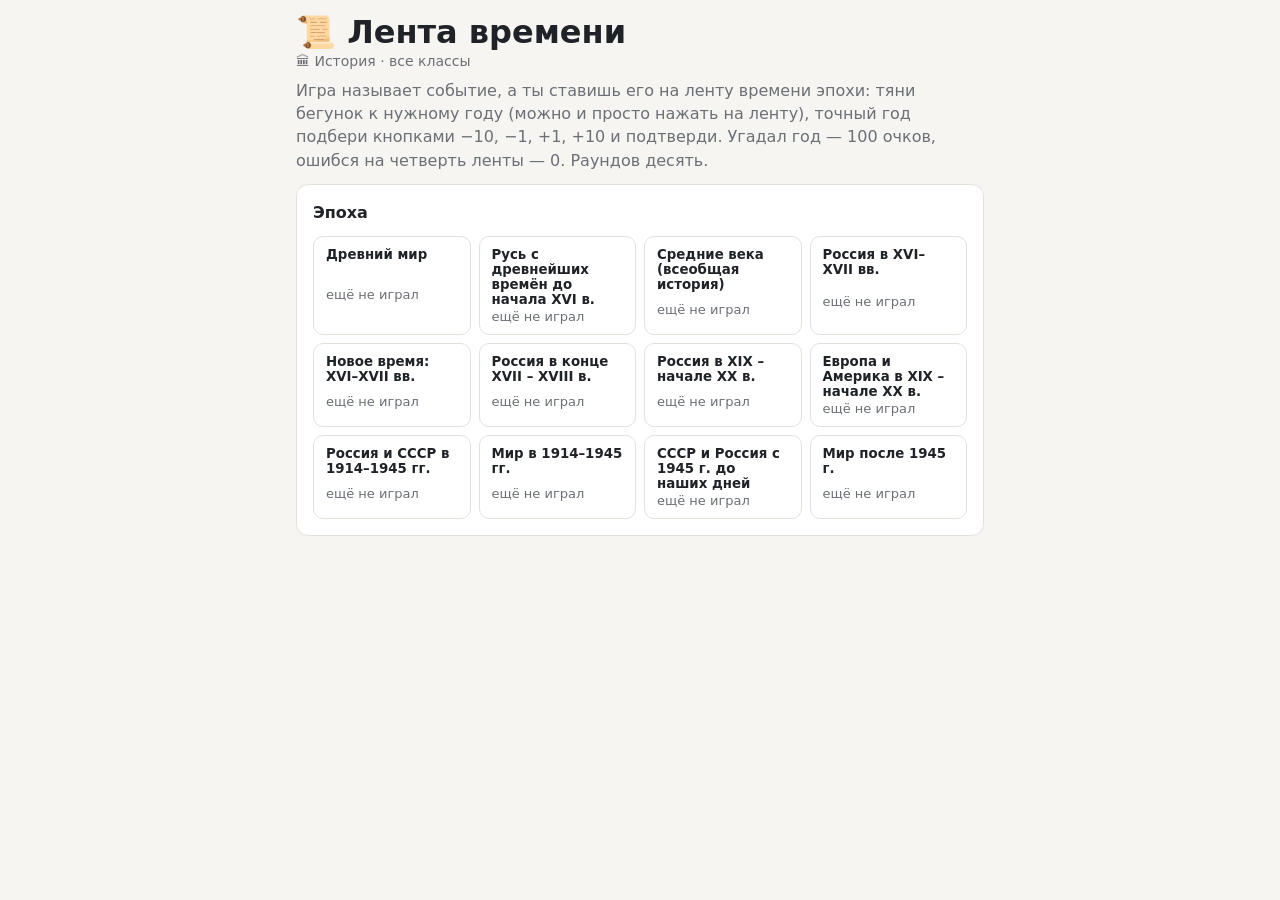
<file: timeline.html>
<!doctype html>
<html lang="ru">
<head>
<meta charset="utf-8">
<meta name="viewport" content="width=device-width, initial-scale=1, viewport-fit=cover">
<meta name="description" content="Игра бота «Колокол»: поставь событие на ленту времени — чем точнее год, тем больше очков.">
<title>Лента времени</title>
<link rel="icon" href="data:image/svg+xml,<svg xmlns='http://www.w3.org/2000/svg' viewBox='0 0 100 100'><text y='.9em' font-size='90'>📜</text></svg>">
<link rel="stylesheet" href="game.css">
<script async src="https://telegram.org/js/telegram-web-app.js" onload="window.initTelegram && initTelegram()"></script>
<style>
.event { font-size: 19px; font-weight: 700; background: var(--panel); border: 1px solid var(--line); border-radius: 12px; padding: 16px;
  min-height: 80px; display: grid; align-items: center; text-align: center; }
.tape { position: relative; height: 110px; margin: 8px 18px 0; touch-action: none; cursor: pointer; user-select: none;
  -webkit-user-select: none; -webkit-tap-highlight-color: transparent; }
/* бегунок: тянут пальцем по всей ленте (pointer events), год меняется по одному */
.knob { position: absolute; top: 42px; width: 30px; height: 30px; margin-left: -15px; border-radius: 50%; background: var(--accent);
  border: 3px solid var(--panel); box-shadow: 0 1px 4px #0005; pointer-events: none; }
.tape.done .knob { opacity: .55; }
.nudge { display: grid; grid-template-columns: repeat(4, 1fr); gap: 8px; }
.nudge button { padding: 12px 0; font-size: 17px; }
.hint.tip { color: var(--muted); font-weight: 400; }  /* подсказка, как играть, — не красным, как ошибка */
.axis { position: absolute; left: 0; right: 0; top: 54px; height: 6px; border-radius: 3px; background: var(--rim); }
.tick { position: absolute; top: 48px; width: 2px; height: 18px; background: var(--rim); transform: translateX(-1px); }
.tick span { position: absolute; top: 22px; left: 50%; transform: translateX(-50%); font-size: 12px; color: var(--muted); white-space: nowrap; }
.pin { position: absolute; top: 14px; width: 0; transform: translateX(-50%); font-size: 26px; line-height: 1; }
.pin::after { content: ""; position: absolute; left: -1px; top: 30px; width: 2px; height: 14px; background: currentColor; }
.pin.me { color: var(--accent); }
.pin.true { color: var(--good); top: 70px; }
.pin.true::after { top: -12px; }
.band { position: absolute; top: 52px; height: 10px; background: var(--good-bg); border: 1px solid var(--good); border-radius: 5px; }
.year { text-align: center; font-size: 22px; font-weight: 750; min-height: 30px; }
</style>
</head>
<body>
<main class="wrap" id="home">
  <header>
    <h1>📜 Лента времени</h1>
    <p class="subject" id="subj"></p>
    <p class="lead" style="margin-top:8px">Игра называет событие, а ты ставишь его на ленту времени эпохи: тяни бегунок к нужному году (можно и просто нажать на ленту), точный год подбери кнопками −10, −1, +1, +10 и подтверди. Угадал год — 100 очков, ошибся на четверть ленты — 0. Раундов десять.</p>
  </header>
  <section class="sheet">
    <h2>Эпоха</h2>
    <div class="choices" id="kinds"></div>
    <p class="note" id="none" hidden>Для этого класса событий пока мало.</p>
  </section>
</main>

<main class="wrap" id="game" hidden>
  <div class="top">
    <button class="back" id="quit">⏹ Закончить</button>
    <div class="hud"><span id="round"></span><span id="score"></span></div>
  </div>
  <div class="event" id="event"></div>
  <p class="year" id="year"></p>
  <div class="tape" id="tape"><div class="axis"></div><div class="knob" id="knob"></div></div>
  <div class="nudge" id="nudge"><button data-d="-10">−10</button><button data-d="-1">−1</button><button data-d="1">+1</button><button data-d="10">+10</button></div>
  <p class="hint tip" id="hint" aria-live="polite">Тяни бегунок, а точный год подбери кнопками ±</p>
  <div class="row"><button class="main" id="go">Здесь!</button></div>
</main>

<main class="wrap" id="over" hidden>
  <h1>Лента свёрнута</h1>
  <section class="sheet">
    <p class="big" id="final"></p>
    <p id="hits"></p>
    <p id="best"></p>
  </section>
  <section class="sheet" id="errbox">
    <h2>Где промахнулся</h2>
    <ul class="errors" id="errors"></ul>
  </section>
  <button class="main" id="claim" hidden></button>
  <p class="note" id="claimnote" hidden>Бот начислит опыт за точные ответы и напишет в чат. Игра не закроется — можно играть дальше.</p>
  <div class="row"><button class="main" id="again">Ещё раз</button><button id="menu">Назад</button></div>
</main>

<script src="game.js"></script>
<script src="bot-xp.js"></script>
<script>
"use strict";
// Эпохи и события — из данных бота (app/game_data.py, timeline): t — событие, y — год (до н. э. — минус), s — как писать год.
const ROUNDS = 10, GOOD = 70, STEPS = [5, 10, 25, 50, 100, 250, 500, 1000];
const best = records("timeline");
let ERAS = [], state = null;

const yearText = y => y < 0 ? `${-y} г. до н. э.` : `${y} г.`;

function start(id) {
  const era = ERAS.find(e => e.id === id);
  const ys = era.ev.map(e => e.y), lo = Math.min(...ys), hi = Math.max(...ys), pad = Math.max(5, Math.round((hi - lo) * 0.06));
  state = {id, era, from: lo - pad, to: hi + pad, list: shuffle(era.ev).slice(0, ROUNDS), n: 0, score: 0, good: 0, errors: new Map()};
  show("game");
  drawTicks();
  ask();
}

function x(y) { const s = state; return (y - s.from) / (s.to - s.from) * 100; }

function drawTicks() {
  const s = state, span = s.to - s.from, step = STEPS.find(v => span / v <= 6) || 2000;
  const tape = $("tape");
  tape.querySelectorAll(".tick").forEach(t => t.remove());
  for (let y = Math.ceil(s.from / step) * step; y <= s.to; y += step) {
    const t = document.createElement("div"), label = document.createElement("span");
    t.className = "tick"; t.style.left = x(y) + "%";
    label.textContent = y < 0 ? `${-y} до н. э.` : y;
    t.append(label);
    tape.append(t);
  }
}

function ask() {
  const s = state, e = s.e = s.list[s.n];
  s.done = false;
  $("round").textContent = `${s.n + 1}/${s.list.length}`;
  $("score").textContent = points(s.score);
  $("event").textContent = e.t;
  $("tape").querySelectorAll(".pin, .band").forEach(p => p.remove());
  $("tape").classList.remove("done");
  $("nudge").querySelectorAll("button").forEach(b => { b.disabled = false; });
  $("hint").textContent = "Тяни бегунок, а точный год подбери кнопками ±"; $("hint").className = "hint tip";
  $("go").textContent = "Здесь!";
  setPick(Math.round((s.from + s.to) / 2), 1);  // бегунок — на середине эпохи
}

function pin(cls, y, label) {
  const p = document.createElement("div");
  p.className = "pin " + cls; p.style.left = x(y) + "%"; p.textContent = label;
  $("tape").append(p);
}

function setPick(y, dir) {
  const s = state;
  y = Math.min(s.to, Math.max(s.from, Math.round(y)));
  if (y === 0) y = dir < 0 ? -1 : 1;  // нулевого года нет: после 1 г. до н. э. сразу 1 г. н. э.
  s.pick = y;
  $("knob").style.left = x(y) + "%";
  $("year").textContent = yearText(y);
}

// бегунок: нажал на ленту — он прыгает сюда, повёл пальцем — едет за ним (лента на всю ширину, год меняется по одному)
function dragTo(ev) {
  const s = state, r = $("tape").getBoundingClientRect();
  const share = Math.min(1, Math.max(0, (ev.clientX - r.left) / r.width)), y = s.from + share * (s.to - s.from);
  setPick(y, y - s.pick);
}
$("tape").addEventListener("pointerdown", ev => {
  if (!state || state.done) return;
  $("tape").setPointerCapture(ev.pointerId);
  dragTo(ev);
});
$("tape").addEventListener("pointermove", ev => {
  if (state && !state.done && $("tape").hasPointerCapture(ev.pointerId)) dragTo(ev);
});
$("nudge").addEventListener("click", ev => {
  const d = +(ev.target.dataset.d || 0);
  if (d && state && !state.done) setPick(state.pick + d, d);
});

function answer() {
  const s = state;
  if (s.done) return next();
  s.done = true;
  $("tape").classList.add("done");
  $("nudge").querySelectorAll("button").forEach(b => { b.disabled = true; });
  const e = s.e, err = Math.abs(s.pick - e.y), span = s.to - s.from;
  const got = Math.max(0, Math.round(100 * (1 - err / (span / 4))));
  s.score += got;
  if (got >= GOOD) s.good++;
  else s.errors.set(e.t, `${e.t} — ${e.s}`);
  pin("true", e.y, "✅");
  $("year").textContent = `${e.s} (ты: ${yearText(s.pick)})`;
  $("hint").textContent = got >= GOOD ? `Точно! +${points(got)}` : `Промах на ${err} ${plural(err, "год", "года", "лет")}: +${points(got)}`;
  $("hint").className = got >= GOOD ? "hint ok" : "hint";
  $("score").textContent = points(s.score);
  $("go").textContent = s.n + 1 < s.list.length ? "Дальше ▶️" : "Итоги";
}

function next() {
  state.n++;
  if (state.n >= state.list.length) finish(); else ask();
}

function finish() {
  const s = state;
  state = null;
  const record = best.save(s.id, s.score);
  $("final").textContent = `${points(s.score)} из ${s.list.length * 100}`;
  $("hits").textContent = `Точных ответов: ${s.good} из ${s.list.length}`;
  $("best").textContent = record && s.score ? "🏆 Новый рекорд!" : `Рекорд: ${best.get(s.id)}`;
  errorList(s.errors);
  claimXP("e", s.good);
  $("again").onclick = () => start(s.id);
  show("over");
}

function home() {
  state = null;
  $("none").hidden = ERAS.length > 0;
  $("kinds").replaceChildren(...ERAS.map(era => {
    const b = document.createElement("button");
    b.className = "choice";
    b.innerHTML = `<span></span><small>${best.get(era.id) ? "рекорд " + best.get(era.id) : "ещё не играл"}</small>`;
    b.firstChild.textContent = era.title;
    b.addEventListener("click", () => start(era.id));
    return b;
  }));
  show("home");
}

$("go").addEventListener("click", answer);
$("quit").addEventListener("click", () => state ? finish() : home());  // «Закончить»: сразу итоги и опыт в бота
$("menu").addEventListener("click", home);
loadData(data => {
  $("subj").textContent = `${data.title} · ${MODE_TITLE}`;
  ERAS = (data.timeline || []).map(e => ({...e, ev: e.ev.filter(v => fits(v.m))})).filter(e => e.ev.length >= 6);
  home();
}, () => { $("none").hidden = false; $("none").textContent = "Не удалось загрузить события. Проверь интернет и открой игру ещё раз."; });
</script>
</body>
</html>
</file>
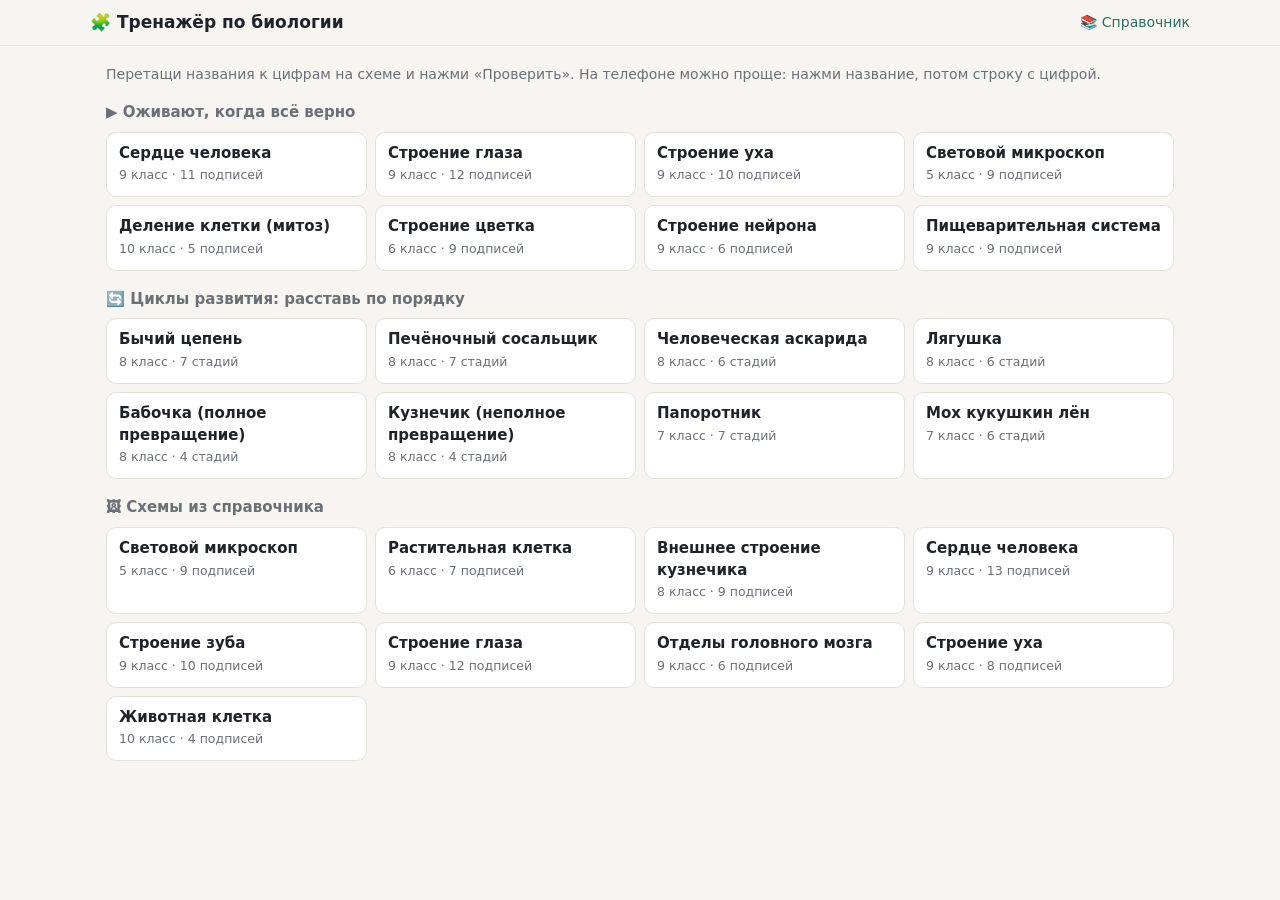
<file: trainer.html>
<!doctype html>
<html lang="ru">
<head>
<meta charset="utf-8">
<meta name="viewport" content="width=device-width, initial-scale=1, viewport-fit=cover">
<title>Тренажёр «Колокол»</title>
<meta name="description" content="Перетащи подписи к схеме: сердце, глаз, ухо, микроскоп, деление клетки, циклы развития — тренажёр бота @Kolokolgame">
<link rel="icon" href="data:image/svg+xml,<svg xmlns='http://www.w3.org/2000/svg' viewBox='0 0 100 100'><text y='.9em' font-size='90'>🧩</text></svg>">
<script async src="https://telegram.org/js/telegram-web-app.js" onload="window.initTelegram && initTelegram()"></script>
<style>
:root {
  --bg: #f6f5f1; --panel: #ffffff; --ink: #1f2328; --muted: #6b6f76; --line: #e3e1da;
  --accent: #2f6f5e; --accent-ink: #ffffff; --chip: #ecebe5; --ok: #1f8a4c; --ok-bg: #e3f4ea; --bad: #c0392b; --bad-bg: #fbe7e4;
  --sel: #f2b705;
  color-scheme: light;
}
@media (prefers-color-scheme: dark) {
  :root:not([data-theme="light"]) {
    --bg: #15171a; --panel: #1d2024; --ink: #e8e6e1; --muted: #9a9ea5; --line: #2e3238;
    --accent: #5fb39a; --accent-ink: #0f1513; --chip: #2a2e33; --ok: #5fcf8e; --ok-bg: #173323; --bad: #ef7d6f; --bad-bg: #3a1d1a;
    color-scheme: dark;
  }
}
:root[data-theme="dark"] {
  --bg: #15171a; --panel: #1d2024; --ink: #e8e6e1; --muted: #9a9ea5; --line: #2e3238;
  --accent: #5fb39a; --accent-ink: #0f1513; --chip: #2a2e33; --ok: #5fcf8e; --ok-bg: #173323; --bad: #ef7d6f; --bad-bg: #3a1d1a;
  color-scheme: dark;
}
* { box-sizing: border-box; }
body { margin: 0; background: var(--bg); color: var(--ink);
  font: 15px/1.45 system-ui, -apple-system, "Segoe UI", Roboto, sans-serif; -webkit-text-size-adjust: 100%; }
header { position: sticky; top: 0; z-index: 5; background: var(--bg); border-bottom: 1px solid var(--line); padding: 10px 16px; }
header .row { display: flex; align-items: center; gap: 10px; max-width: 1100px; margin: 0 auto; }
h1 { font-size: 17px; margin: 0; font-weight: 650; flex: 1; }
a { color: var(--accent); }
.link { font-size: 14px; text-decoration: none; white-space: nowrap; }
main { padding: 14px 16px 50px; max-width: 1100px; margin: 0 auto; }
h2 { font-size: 15px; margin: 18px 0 8px; color: var(--muted); font-weight: 600; }
.grid { display: grid; grid-template-columns: repeat(auto-fill, minmax(220px, 1fr)); gap: 8px; }
.card { display: block; background: var(--panel); border: 1px solid var(--line); border-radius: 10px; padding: 10px 12px;
  color: var(--ink); text-decoration: none; }
.card b { display: block; }
.card small { color: var(--muted); }
.hint { color: var(--muted); font-size: 14px; margin: 4px 0 12px; }
.work { display: grid; gap: 14px; }
@media (min-width: 820px) { .work { grid-template-columns: 1.25fr 1fr; align-items: start; } .side { position: sticky; top: 64px; } }
@media (max-width: 819px) { .work.label > div:first-child { position: sticky; top: 52px; z-index: 3; background: var(--bg); padding-bottom: 6px; }
  .work .pic svg, .work .pic img { max-height: 34vh; width: auto; max-width: 100%; margin: 0 auto; } .work.done > div:first-child { position: static; } }
.pic { background: #fff; border: 1px solid var(--line); border-radius: 12px; padding: 6px; overflow: hidden; }
.pic svg, .pic img { display: block; width: 100%; height: auto; }
.anim { margin-top: 10px; }
.slots { display: grid; gap: 6px; }
.slot { display: flex; align-items: center; gap: 8px; min-height: 44px; background: var(--panel); border: 2px dashed var(--line);
  border-radius: 10px; padding: 4px 8px; cursor: pointer; transition: background .2s, border-color .2s; }
.slot .n { flex: none; width: 26px; height: 26px; border-radius: 50%; background: var(--ink); color: var(--bg); font-weight: 700;
  font-size: 13px; display: grid; place-items: center; }
.slot.over { border-color: var(--accent); background: var(--chip); }
.slot.filled { border-style: solid; }
.slot.ok { border-color: var(--ok); background: var(--ok-bg); }
.slot.bad { border-color: var(--bad); background: var(--bad-bg); }
.slot .right { font-size: 12px; color: var(--bad); margin-left: auto; text-align: right; }
.slot.fixed { cursor: default; border-style: solid; opacity: .85; }
.order .slot .n { border-radius: 8px; }
.pool { display: flex; flex-wrap: wrap; gap: 6px; min-height: 52px; padding: 8px; margin-bottom: 10px; border-radius: 10px;
  background: var(--chip); }
.pool.over { outline: 2px dashed var(--accent); }
.pool:empty::after { content: "Все подписи на местах — жми «Проверить»"; color: var(--muted); font-size: 13px; padding: 6px; }
.tag { border: 1px solid var(--line); background: var(--panel); color: var(--ink); border-radius: 8px; padding: 7px 10px; font: inherit;
  font-size: 14px; cursor: grab; touch-action: none; user-select: none; -webkit-user-select: none; text-align: left; line-height: 1.3; }
.slot .tag { border: 0; padding: 4px 2px; background: none; flex: 1; }
.tag.sel { outline: 3px solid var(--sel); }
.ghost { position: fixed; z-index: 50; pointer-events: none; opacity: .9; box-shadow: 0 6px 20px rgba(0,0,0,.25); transform: translate(-50%, -60%); }
.buttons { display: flex; gap: 8px; flex-wrap: wrap; margin-top: 12px; }
.btn { border: 0; border-radius: 10px; padding: 10px 16px; font: inherit; font-weight: 600; cursor: pointer; background: var(--chip); color: var(--ink); }
.btn.main { background: var(--accent); color: var(--accent-ink); }
.msg { margin-top: 12px; padding: 10px 12px; border-radius: 10px; display: none; }
.msg.show { display: block; }
.msg.ok { background: var(--ok-bg); }
.msg.bad { background: var(--bad-bg); }
.credit { color: var(--muted); font-size: 12px; margin-top: 6px; }
/* цикл развития после верного ответа: стадии по очереди загораются */
.cycle { list-style: none; margin: 10px 0 0; padding: 0; display: grid; gap: 4px; }
.cycle li { display: flex; gap: 10px; align-items: center; background: var(--panel); border: 1px solid var(--line); border-radius: 10px;
  padding: 6px 10px; animation: glow calc(var(--n) * 1s) infinite; animation-delay: calc(var(--i) * 1s); }
.cycle li span { font-size: 24px; display: inline-block; animation: hop calc(var(--n) * 1s) infinite; animation-delay: calc(var(--i) * 1s); }
.cycle li + li::before { content: "↓"; position: absolute; }
.cycle .back { text-align: center; color: var(--muted); font-size: 13px; }
@keyframes glow { 0%, 10% { background: var(--ok-bg); border-color: var(--ok); } 16%, 100% { background: var(--panel); border-color: var(--line); } }
@keyframes hop { 0% { transform: scale(1); } 5% { transform: scale(1.35); } 12%, 100% { transform: scale(1); } }

/* ---------- рисованные схемы ---------- */
.pic svg text { font: 600 13px system-ui, sans-serif; fill: #111; }
.lab line { stroke: #222; stroke-width: 1.2; }
.lab .pt { fill: #222; }
.nc { fill: #fff; stroke: #222; stroke-width: 1.8; }
.pic svg text.cap { font-size: 10.5px; font-weight: 500; }
.lab text, .ntx { text-anchor: middle; dominant-baseline: central; font-weight: 700 !important; }
.to { fill: none; stroke: #222; }
.ti { fill: none; stroke: #efefef; transition: stroke 1s; }
.ch { fill: #efefef; stroke: #222; stroke-width: 3; transition: fill 1s; }
.ch.lv { stroke-width: 6; }
.flap { stroke: #222; stroke-width: 4; stroke-linecap: round; }
.flow { opacity: 0; }
.run .flow { opacity: 1; }
.flow.ven { fill: #2b63c9; } .flow.art { fill: #d23a2a; } .flow.sig { fill: #f2b705; stroke: #8a6a00; }
.run .ti.ven { stroke: #a9c6f2; } .run .ti.art { stroke: #f2aaa2; }
.run .ch.ven { fill: #d3e2f8; } .run .ch.art { fill: #f8d3ce; }
.atria, .vent { transform-box: fill-box; }
.atria { transform-origin: 50% 100%; } .vent { transform-origin: 50% 0%; }
.run .atria { animation: hb-atr 1.4s infinite; }
.run .vent { animation: hb-ven 1.4s infinite; }
.run .fl { animation: v-l 1.4s infinite; } .run .fr { animation: v-r 1.4s infinite; }
@keyframes hb-atr { 0%, 30%, 100% { transform: scale(1); } 12% { transform: scale(.92); } }
@keyframes hb-ven { 0%, 28%, 72%, 100% { transform: scale(1); } 48% { transform: scale(.91); } }
@keyframes v-l { 0%, 26%, 74%, 100% { transform: rotate(0); } 34%, 66% { transform: rotate(-62deg); } }
@keyframes v-r { 0%, 26%, 74%, 100% { transform: rotate(0); } 34%, 66% { transform: rotate(62deg); } }
/* глаз */
.ray { fill: none; stroke-width: 2; stroke-dasharray: 420; stroke-dashoffset: 420; opacity: 0; }
.ray.r1 { stroke: #f0a020; } .ray.r2 { stroke: #e05a00; }
.obj, .img, .sun, .beam, .eyeic, .zoom, .brain, .wave { opacity: 0; }
.run .obj { opacity: 1; transition: opacity .6s; }
.run .ray { animation: ray 4s infinite; }
.run .img { animation: show 4s infinite; }
.run .iris .it { animation: pupil-t 4s infinite; } .run .iris .ib { animation: pupil-b 4s infinite; }
@keyframes ray { 0% { stroke-dashoffset: 420; opacity: .9; } 40%, 85% { stroke-dashoffset: 0; opacity: .9; } 100% { stroke-dashoffset: 0; opacity: 0; } }
@keyframes show { 0%, 38% { opacity: 0; } 45%, 88% { opacity: 1; } 100% { opacity: 0; } }
@keyframes pupil-t { 0%, 30%, 100% { transform: translateY(0); } 50%, 85% { transform: translateY(7px); } }
@keyframes pupil-b { 0%, 30%, 100% { transform: translateY(0); } 50%, 85% { transform: translateY(-7px); } }
/* ухо */
.run .wave { animation: wave 1.5s linear infinite; }
@keyframes wave { 0% { transform: translateX(0); opacity: 0; } 15% { opacity: .9; } 100% { transform: translateX(120px); opacity: 0; } }
.drum, .sta { transform-box: fill-box; transform-origin: center; }
.run .drum { animation: shake .18s infinite alternate; }
.run .sta { animation: shake .18s infinite alternate; }
.run .mal { animation: rock .18s infinite alternate; } .run .inc { animation: rock2 .18s infinite alternate; }
.run .coch { stroke: #f2c94c; stroke-dasharray: 8 8; animation: run-dash .8s linear infinite; }
.run .brain { opacity: 1; transition: opacity 1s 1s; }
@keyframes shake { from { transform: translateX(-2px); } to { transform: translateX(2px); } }
@keyframes rock { from { transform: rotate(-5deg); } to { transform: rotate(5deg); } }
@keyframes rock2 { from { transform: rotate(4deg); } to { transform: rotate(-4deg); } }
@keyframes run-dash { to { stroke-dashoffset: -32; } }
/* микроскоп */
.beam { fill: none; stroke: #ffd23f; stroke-width: 7; stroke-linecap: round; stroke-linejoin: round; stroke-dasharray: 520; stroke-dashoffset: 520; }
.run .sun { opacity: 1; transition: opacity .5s; }
.run .beam { animation: beam 5s infinite; }
.run .eyeic { animation: show2 5s infinite; }
.zoom { transform-box: fill-box; transform-origin: center; }
.run .zoom { animation: zoom 5s infinite; }
@keyframes beam { 0% { stroke-dashoffset: 520; opacity: .85; } 45%, 90% { stroke-dashoffset: 0; opacity: .85; } 100% { stroke-dashoffset: 0; opacity: 0; } }
@keyframes show2 { 0%, 40% { opacity: 0; } 48%, 92% { opacity: 1; } 100% { opacity: 0; } }
@keyframes zoom { 0%, 45% { opacity: 0; transform: scale(.2); } 55%, 92% { opacity: 1; transform: scale(1); } 100% { opacity: 0; transform: scale(1); } }
</style>
</head>
<body>
<header><div class="row">
  <h1 id="title">🧩 Тренажёр по биологии</h1>
  <a class="link" id="back" href="#">← Все задания</a>
  <a class="link" href="index.html#bio/pictures/all">📚 Справочник</a>
</div></header>
<main id="out"></main>
<script src="bot-xp.js"></script>
<script src="trainer_svg.js"></script>
<script src="data/trainer.js"></script>
<script>
function initTelegram() {
  const tg = window.Telegram && Telegram.WebApp;
  if (!tg || !tg.initData) return;
  tg.ready(); tg.expand();
  if (tg.colorScheme) document.documentElement.dataset.theme = tg.colorScheme;
}
if (window.Telegram) initTelegram();

const $ = id => document.getElementById(id);
const esc = s => String(s).replace(/[&<>"]/g, c => ({"&": "&amp;", "<": "&lt;", ">": "&gt;", '"': "&quot;"}[c]));
const shuffle = a => { a = a.slice(); for (let i = a.length - 1; i > 0; i--) { const j = Math.floor(Math.random() * (i + 1)); [a[i], a[j]] = [a[j], a[i]]; } return a; };

// все задания: рисованные (оживают), циклы развития, схемы из справочника
const ALL = [
  ...DRAWN.map(x => ({...x, kind: "label", group: "live"})),
  ...TRAINER.cycles.map(x => ({...x, kind: "order", group: "cycle"})),
  ...TRAINER.raster.map(x => ({...x, kind: "label", group: "raster"})),
];
const GROUPS = [["live", "▶ Оживают, когда всё верно"], ["cycle", "🔄 Циклы развития: расставь по порядку"], ["raster", "🖼 Схемы из справочника"]];

function menu() {
  $("title").textContent = "🧩 Тренажёр по биологии";
  $("back").style.display = "none";
  let html = `<p class="hint">Перетащи названия к цифрам на схеме и нажми «Проверить». На телефоне можно проще: нажми название, потом строку с цифрой.</p>`;
  for (const [g, title] of GROUPS) {
    html += `<h2>${title}</h2><div class="grid">`;
    for (const x of ALL.filter(x => x.group === g))
      html += `<a class="card" href="#${x.id}"><b>${esc(x.title)}</b><small>${x.grade} класс · ${x.kind === "order" ? x.stages.length + " стадий" : x.parts.length + " подписей"}</small></a>`;
    html += `</div>`;
  }
  $("out").innerHTML = html;
  window.scrollTo(0, 0);
}

let ex, placed, sel, checked;

function open(x) {
  ex = x; placed = {}; sel = null; checked = false;
  $("title").textContent = x.title;
  $("back").style.display = "";
  if (x.kind === "order") placed[1] = x.stages[0][1];
  const pic = x.kind === "order" ? "" :
    `<div class="pic" id="pic">${x.svg || `<img src="${x.img}" alt="${esc(x.title)}">`}</div>${x.anim ? `<div class="pic anim" id="anim" hidden>${x.anim}</div>` : ""}` +
    (x.credit ? `<div class="credit">${x.credit}</div>` : "");
  const hint = x.kind === "order"
    ? "Расставь стадии по порядку: первая уже на месте. Перетащи карточки в строки 2, 3, 4… или нажми карточку, потом строку."
    : (x.note ? esc(x.note) + " " : "") + "Перетащи названия к цифрам или нажми название, потом строку.";
  $("out").innerHTML = `<p class="hint">${hint}</p><div class="work ${x.kind}">${pic ? `<div>${pic}</div>` : ""}
    <div class="side"><div class="pool" id="pool"></div><div class="slots" id="slots"></div>
    <div class="buttons"><button class="btn main" id="check">✅ Проверить</button><button class="btn" id="reset">🔁 Заново</button>
    <button class="btn" id="next">➡️ Следующее</button></div><div class="msg" id="msg"></div></div></div>`;
  $("check").onclick = check; $("reset").onclick = () => open(x);
  $("next").onclick = () => { const i = ALL.indexOf(x); location.hash = ALL[(i + 1) % ALL.length].id; };
  x.pool = shuffle(answers().filter((_, i) => x.kind !== "order" || i > 0));
  draw();
  window.scrollTo(0, 0);
}

// верный ответ по номерам строк
function key() {
  return ex.kind === "order" ? ex.stages.map((s, i) => [i + 1, s[1]]) : ex.parts;
}
function answers() { return key().map(p => p[1]); }
function emoji(name) { const s = ex.stages && ex.stages.find(s => s[1] === name); return s ? s[0] + " " : ""; }

function tag(name, from) {
  const b = document.createElement("button");
  b.className = "tag" + (sel && sel.name === name ? " sel" : "");
  b.textContent = emoji(name) + name;
  b.dataset.name = name;
  drag(b, name, from);
  return b;
}

function draw() {
  const slots = $("slots"); slots.replaceChildren();
  for (const [n, right] of key()) {
    const d = document.createElement("div");
    const fixed = ex.kind === "order" && n === 1;
    d.className = "slot" + (placed[n] ? " filled" : "") + (fixed ? " fixed" : "");
    d.dataset.n = n;
    d.innerHTML = `<span class="n">${n}</span>`;
    if (placed[n]) {
      if (fixed) { const s = document.createElement("span"); s.textContent = emoji(placed[n]) + placed[n]; d.appendChild(s); }
      else d.appendChild(tag(placed[n], n));
    }
    if (checked && !fixed) {
      const ok = placed[n] === right;
      d.classList.add(ok ? "ok" : "bad");
      if (!ok) d.insertAdjacentHTML("beforeend", `<span class="right">верно: ${esc(right)}</span>`);
    }
    if (!fixed) d.onclick = () => tapSlot(n);
    slots.appendChild(d);
  }
  const pool = $("pool"); pool.replaceChildren();
  for (const name of ex.pool) if (!Object.values(placed).includes(name)) pool.appendChild(tag(name, null));
  pool.onclick = () => { if (sel) put(sel.name, sel.from, null); };
}

function clearCheck() {
  if (!checked) return;
  checked = false; $("msg").className = "msg";
}

// положить подпись name (была в строке from или в списке) в строку to (или обратно в список, если to = null)
function put(name, from, to) {
  clearCheck();
  if (to !== null && placed[to] && from !== null) placed[from] = placed[to];   // поменять местами
  else if (from !== null) delete placed[from];
  if (to !== null) placed[to] = name;
  sel = null;
  draw();
}

function tapSlot(n) {
  if (sel) return put(sel.name, sel.from, n);
  if (placed[n]) { sel = {name: placed[n], from: n}; draw(); }
}

function drag(el, name, from) {
  el.addEventListener("pointerdown", e => {
    if (e.button > 0) return;
    const x0 = e.clientX, y0 = e.clientY;
    let ghost = null, over = null;
    el.setPointerCapture(e.pointerId);
    const move = ev => {
      if (!ghost && Math.hypot(ev.clientX - x0, ev.clientY - y0) < 8) return;
      if (!ghost) { ghost = el.cloneNode(true); ghost.classList.add("ghost"); document.body.appendChild(ghost); }
      ghost.style.left = ev.clientX + "px"; ghost.style.top = ev.clientY + "px";
      const t = document.elementFromPoint(ev.clientX, ev.clientY);
      const target = t && (t.closest(".slot:not(.fixed)") || t.closest(".pool"));
      if (over !== target) { over && over.classList.remove("over"); over = target; over && over.classList.add("over"); }
    };
    const up = ev => {
      el.removeEventListener("pointermove", move); el.removeEventListener("pointerup", up); el.removeEventListener("pointercancel", up);
      over && over.classList.remove("over");
      if (ghost) {
        ghost.remove();
        el.dragged = true;
        if (over) put(name, from, over.classList.contains("pool") ? null : +over.dataset.n);
      }
    };
    el.addEventListener("pointermove", move); el.addEventListener("pointerup", up); el.addEventListener("pointercancel", up);
  });
  // нажатие без перетаскивания: выбрать (или снять выбор); выбранную подпись потом кладут нажатием на строку
  el.addEventListener("click", e => {
    e.stopPropagation();
    if (el.dragged) return;
    if (sel && sel.name === name) sel = null;
    else if (sel && from !== null) return put(sel.name, sel.from, from);
    else sel = {name, from};
    draw();
  });
}

function check() {
  const msg = $("msg");
  const empty = key().filter(([n]) => !placed[n]).length;
  if (empty) { msg.className = "msg show bad"; msg.textContent = `Заполни все строки: пустых ещё ${empty}.`; return; }
  checked = true;
  const wrong = key().filter(([n, r]) => placed[n] !== r).length;
  draw();
  if (wrong) {
    msg.className = "msg show bad";
    msg.textContent = `Ошибок: ${wrong} из ${key().length - (ex.kind === "order" ? 1 : 0)}. Красные строки — исправь и проверь ещё раз.`;
    return;
  }
  msg.className = "msg show ok";
  document.querySelector(".work").classList.add("done");
  msg.innerHTML = `<b>🎉 Всё верно!</b>` + (ex.done ? `<br>${esc(ex.done)}` : "") +
    (ex.group === "live" ? `<div class="buttons"><button class="btn" id="replay">▶ Ещё раз</button></div>` : "");
  if (ex.kind === "order") {
    const n = ex.stages.length;
    msg.insertAdjacentHTML("beforeend", `<ul class="cycle">${ex.stages.map((s, i) =>
      `<li style="--i:${i};--n:${n}"><span>${s[0]}</span>${esc(s[1])}</li>`).join("")}<li class="back" style="--i:${n};--n:${n + 1};animation:none">↻ и всё сначала</li></ul>`);
  }
  if (ex.group === "live") { play(); $("replay").onclick = play; }
  // опыт в бота: каждая схема один раз в день (bot-xp.js)
  if (BotXP.firstToday(ex.id)) BotXP.add("t", "bio", 1);
  if (BotXP.pending("t", "bio")) {
    msg.insertAdjacentHTML("beforeend", `<div class="buttons"><button class="btn" id="claim"></button></div>`);
    BotXP.button($("claim"), "t", "bio");
  }
}

// оживить схему: CSS-анимации включает класс run, SMIL-точки запускаются по очереди
function play() {
  const box = ex.anim ? $("anim") : $("pic");
  box.hidden = false;
  box.classList.remove("run");
  void box.offsetWidth;
  box.classList.add("run");
  const svg = box.querySelector("svg");
  try { svg.setCurrentTime && svg.setCurrentTime(0); } catch (e) {}
  box.querySelectorAll("[begin=indefinite]").forEach(a => { try { a.endElement(); a.beginElementAt(+(a.dataset.d || 0)); } catch (e) {} });
  if (ex.anim) box.scrollIntoView({behavior: "smooth", block: "nearest"});
}

function route() {
  const id = decodeURIComponent(location.hash.slice(1));
  const x = ALL.find(x => x.id === id);
  x ? open(x) : menu();
}
$("back").onclick = e => { e.preventDefault(); location.hash = ""; };
window.addEventListener("hashchange", route);
route();
</script>
</body>
</html>
</file>
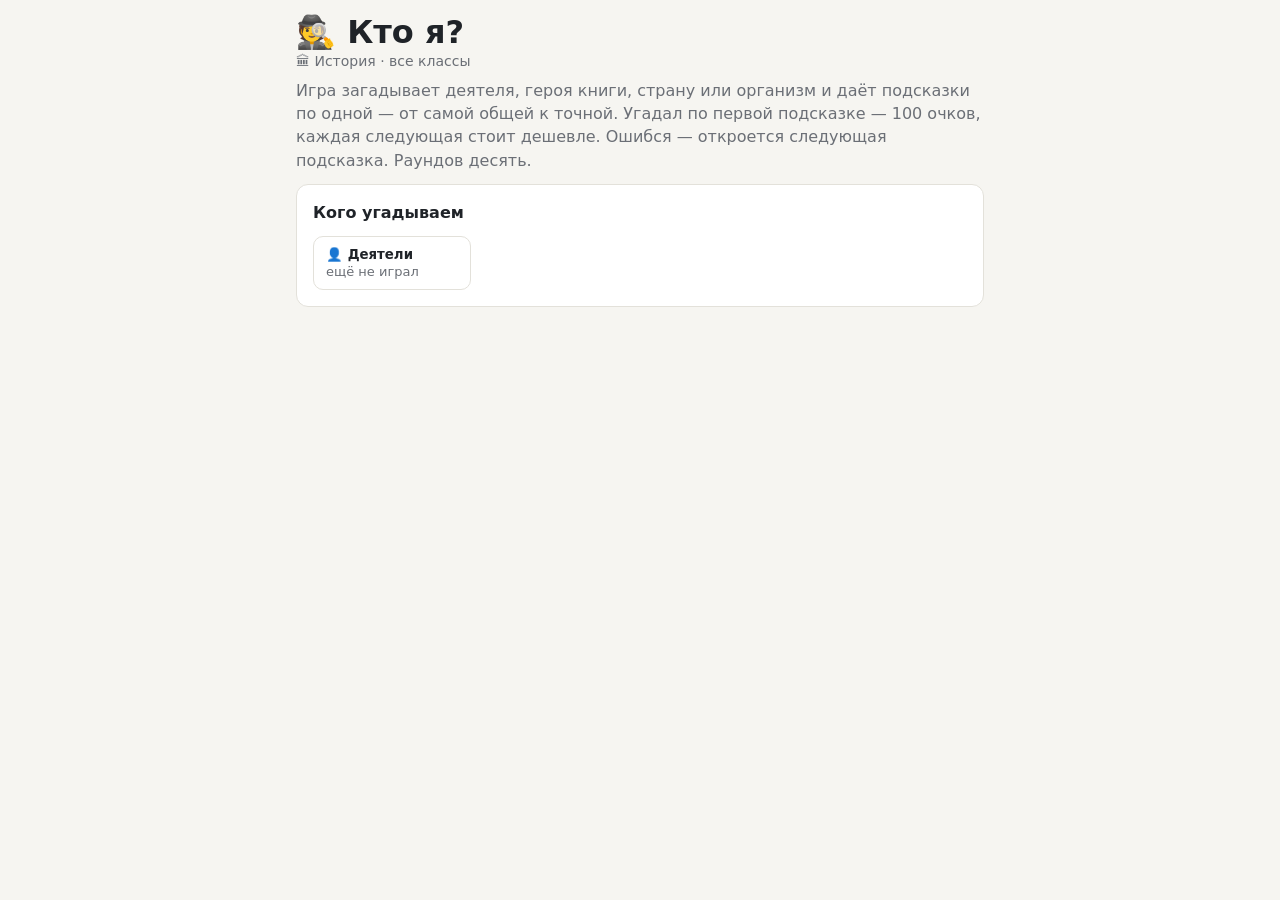
<file: whoami.html>
<!doctype html>
<html lang="ru">
<head>
<meta charset="utf-8">
<meta name="viewport" content="width=device-width, initial-scale=1, viewport-fit=cover">
<meta name="description" content="Игра бота «Колокол»: угадай деятеля, героя книги, страну или организм по подсказкам.">
<title>Кто я?</title>
<link rel="icon" href="data:image/svg+xml,<svg xmlns='http://www.w3.org/2000/svg' viewBox='0 0 100 100'><text y='.9em' font-size='90'>🕵️</text></svg>">
<link rel="stylesheet" href="game.css">
<script async src="https://telegram.org/js/telegram-web-app.js" onload="window.initTelegram && initTelegram()"></script>
<style>
.clues { margin: 0; padding: 0; list-style: none; display: grid; gap: 8px; counter-reset: c; }
.clues li { counter-increment: c; display: grid; grid-template-columns: 28px 1fr; gap: 8px; align-items: start; background: var(--panel);
  border: 1px solid var(--line); border-radius: 10px; padding: 10px 12px; animation: pop .25s ease-out; }
.clues li::before { content: counter(c); width: 24px; height: 24px; border-radius: 50%; background: var(--chip); color: var(--muted);
  font-size: 13px; font-weight: 700; display: grid; place-items: center; }
.clues img { width: 100%; max-height: 260px; object-fit: contain; border-radius: 8px; background: #fff; }
.clues small { display: block; color: var(--muted); font-size: 12px; margin-top: 4px; }
@keyframes pop { from { opacity: 0; transform: translateY(6px); } to { opacity: 1; transform: none; } }
.opts { display: grid; grid-template-columns: repeat(auto-fill, minmax(150px, 1fr)); gap: 8px; }
.opts button { border-color: var(--line); color: var(--ink); text-align: left; overflow-wrap: anywhere; }
.opts button.ok { border-color: var(--good); background: var(--good-bg); opacity: 1; }
.opts button.bad { border-color: var(--hit); background: var(--hit-bg); }
.worth { color: var(--muted); font-size: 14px; }
</style>
</head>
<body>
<main class="wrap" id="home">
  <header>
    <h1>🕵️ Кто я?</h1>
    <p class="subject" id="subj"></p>
    <p class="lead" style="margin-top:8px">Игра загадывает деятеля, героя книги, страну или организм и даёт подсказки по одной — от самой общей к точной. Угадал по первой подсказке — 100 очков, каждая следующая стоит дешевле. Ошибся — откроется следующая подсказка. Раундов десять.</p>
  </header>
  <section class="sheet">
    <h2>Кого угадываем</h2>
    <div class="choices" id="kinds"></div>
    <p class="note" id="none" hidden>Для этого класса загадок пока нет.</p>
  </section>
</main>

<main class="wrap" id="game" hidden>
  <div class="top">
    <button class="back" id="quit">⏹ Закончить</button>
    <div class="hud"><span id="round"></span><span id="score"></span></div>
  </div>
  <div class="task"><span id="kind"></span><b>Кто я?</b></div>
  <ol class="clues" id="clues"></ol>
  <p class="worth" id="worth"></p>
  <div class="opts" id="opts"></div>
  <p class="hint" id="hint" aria-live="polite"></p>
  <div class="row"><button id="more">💡 Ещё подсказка</button><button class="main" id="next" hidden>Дальше ▶️</button></div>
</main>

<main class="wrap" id="over" hidden>
  <h1>Загадки кончились</h1>
  <section class="sheet">
    <p class="big" id="final"></p>
    <p id="hits"></p>
    <p id="best"></p>
  </section>
  <section class="sheet" id="errbox">
    <h2>Кого не угадал</h2>
    <ul class="errors" id="errors"></ul>
  </section>
  <button class="main" id="claim" hidden></button>
  <p class="note" id="claimnote" hidden>Бот начислит опыт за угаданные загадки и напишет в чат. Игра не закроется — можно играть дальше.</p>
  <div class="row"><button class="main" id="again">Ещё раз</button><button id="menu">Назад</button></div>
</main>

<script src="game.js"></script>
<script src="bot-xp.js"></script>
<script>
"use strict";
// Загадки — из данных бота (app/game_data.py, whoami): a — ответ, h — подсказки, k — вид (варианты того же вида), f — женское имя,
// img — фото организма (последняя подсказка). Опыт: угаданные загадки (буква q в app/games.py).
const ROUNDS = 10, OPTIONS = 6, STEP = 25, FLOOR = 10;
const NAMES = {p: "👤 Деятели", h: "🎭 Герои книг", "lстрана": "🌍 Страны", "lгород": "🏙 Города", "lрегион": "🗺 Регионы",
               oplants: "🌿 Растения", oanimals: "🐾 Животные"};
const best = records("whoami");
let ALL = [], state = null;

const clues = r => r.h.length + (r.img ? 1 : 0);
const worth = n => Math.max(FLOOR, 100 - STEP * (n - 1));

function options(r) {
  const same = ALL.filter(x => x.k === r.k && x.a !== r.a && (r.f === undefined || x.f === r.f));
  const pool = same.length >= OPTIONS - 1 ? same : ALL.filter(x => x.k === r.k && x.a !== r.a);
  // половина вариантов — с той же первой подсказкой (та же эпоха, тот же автор, тот же вид места): первая подсказка не выдаёт ответ
  const near = shuffle(pool.filter(x => x.h[0] === r.h[0])).slice(0, Math.floor(OPTIONS / 2));
  const names = [...new Set([...near, ...shuffle(pool)].map(x => x.a))].slice(0, OPTIONS - 1);
  return shuffle([r.a, ...names]);
}

function start(kind) {
  const pool = shuffle(ALL.filter(r => kind === "all" || r.k === kind));
  state = {kind, list: pool.slice(0, ROUNDS), n: 0, score: 0, guessed: 0, errors: new Map()};
  show("game");
  ask();
}

function ask() {
  const s = state, r = s.r = s.list[s.n];
  s.shown = 0; s.done = false;
  $("round").textContent = `${s.n + 1}/${s.list.length}`;
  $("score").textContent = points(s.score);
  $("kind").textContent = NAMES[r.k] || "";
  $("clues").replaceChildren();
  $("hint").textContent = ""; $("hint").className = "hint";
  $("next").hidden = true;
  $("opts").replaceChildren(...options(r).map(a => {
    const b = document.createElement("button");
    b.textContent = a;
    b.addEventListener("click", () => choose(b, a));
    return b;
  }));
  reveal();
}

function reveal() {
  const s = state, r = s.r;
  if (s.shown >= clues(r)) return false;
  const li = document.createElement("li"), box = document.createElement("div");
  if (s.shown < r.h.length) box.textContent = r.h[s.shown];
  else {
    const img = document.createElement("img"), note = document.createElement("small");
    img.src = r.img.src; img.alt = "Фото — последняя подсказка";
    note.textContent = r.img.c ? `Фото: ${r.img.c}, Wikimedia Commons` : "Фото: Wikimedia Commons";
    box.append(img, note);
  }
  li.append(box);
  $("clues").append(li);
  s.shown++;
  $("more").disabled = s.shown >= clues(r);
  $("worth").textContent = `Сейчас угадать — ${points(worth(s.shown))}`;
  return true;
}

function choose(btn, a) {
  const s = state;
  if (!s || s.done) return;
  if (a === s.r.a) {
    const got = worth(s.shown);
    s.score += got; s.guessed++;
    btn.classList.add("ok");
    end(`✅ Верно! +${points(got)}`, true);
    return;
  }
  btn.classList.add("bad"); btn.disabled = true;
  if (!reveal()) {
    s.errors.set(s.r.a, `${s.r.a} — ${s.r.h.join("; ")}`);
    end(`❌ Подсказки кончились. Это: ${s.r.a}`, false);
  } else $("hint").textContent = "Не угадал. Вот ещё подсказка 👆";
}

function end(text, ok) {
  const s = state;
  s.done = true;
  while (s.shown < clues(s.r)) reveal();  // все подсказки — чтобы запомнить
  $("more").disabled = true;
  $("worth").textContent = "";
  $("opts").querySelectorAll("button").forEach(b => { b.disabled = true; if (b.textContent === s.r.a) b.classList.add("ok"); });
  $("hint").textContent = text; $("hint").className = ok ? "hint ok" : "hint";
  $("score").textContent = points(s.score);
  $("next").hidden = false;
}

function next() {
  state.n++;
  if (state.n >= state.list.length) finish(); else ask();
}

function finish() {
  const s = state;
  state = null;
  const record = best.save(s.kind, s.score);
  $("final").textContent = `${points(s.score)} из ${s.list.length * 100}`;
  $("hits").textContent = `Угадано: ${s.guessed} из ${s.list.length}`;
  $("best").textContent = record && s.score ? "🏆 Новый рекорд!" : `Рекорд: ${best.get(s.kind)}`;
  errorList(s.errors);
  claimXP("q", s.guessed);
  $("again").onclick = () => start(s.kind);
  show("over");
}

function home() {
  state = null;
  const counts = {};
  ALL.forEach(r => { counts[r.k] = (counts[r.k] || 0) + 1; });
  const kinds = Object.keys(counts).filter(k => counts[k] >= OPTIONS);
  const list = [...(kinds.length > 1 ? [["all", "🎲 Всё подряд"]] : []), ...kinds.map(k => [k, NAMES[k] || k])];
  $("none").hidden = list.length > 0;
  $("kinds").replaceChildren(...list.map(([id, title]) => {
    const b = document.createElement("button");
    b.className = "choice";
    b.innerHTML = `<span></span><small>${best.get(id) ? "рекорд " + best.get(id) : "ещё не играл"}</small>`;
    b.firstChild.textContent = title;
    b.addEventListener("click", () => start(id));
    return b;
  }));
  show("home");
}

$("more").addEventListener("click", () => { if (state && !state.done) reveal(); });
$("next").addEventListener("click", next);
$("quit").addEventListener("click", () => state ? finish() : home());  // «Закончить»: сразу итоги и опыт в бота
$("menu").addEventListener("click", home);
loadData(data => {
  $("subj").textContent = `${data.title} · ${MODE_TITLE}`;
  const mine = (data.whoami || []).filter(r => fits(r.m));
  ALL = mine.filter(r => mine.filter(x => x.k === r.k).length >= OPTIONS);  // вариантов того же вида должно хватать
  home();
}, () => { $("none").hidden = false; $("none").textContent = "Не удалось загрузить загадки. Проверь интернет и открой игру ещё раз."; });
</script>
</body>
</html>
</file>
<file: game.css>
/* Общий вид игр: те же цвета, что у справочника и тренажёра «Колокол». */
:root {
  --bg: #f6f5f1; --panel: #ffffff; --ink: #1f2328; --muted: #6b6f76; --line: #e3e1da;
  --accent: #2f6f5e; --accent-ink: #ffffff; --chip: #ecebe5; --good: #1f8a4c; --good-bg: #e3f4ea; --hit: #c0392b; --hit-bg: #fbe7e4;
  --b1: #d6ebe3; --b2: #e4eefb; --b3: #fdeccb; --b4: #f8dde6; --b5: #e8e2fa; --rim: #6fa896;
  --sky1: #e9f4ef; --sky2: #ffffff; --plat: #eef4f1; --plat-edge: #8db9aa;
  --wood: #f3e3cc; --wood-edge: #dcc29c; --plate: #ffffff; --plate-rim: #c9d6cf; --tile: #fff7e6; --tile-edge: #e0b56a;
  color-scheme: light;
}
@media (prefers-color-scheme: dark) { :root:not([data-theme="light"]) {
  --bg: #15171a; --panel: #1d2024; --ink: #e8e6e1; --muted: #9a9ea5; --line: #2e3238;
  --accent: #5fb39a; --accent-ink: #0f1513; --chip: #272a2f; --good: #5fcf8e; --good-bg: #173323; --hit: #ef7d6f; --hit-bg: #3a1d1a;
  --b1: #1f3d33; --b2: #22344d; --b3: #4a3d1d; --b4: #4a2533; --b5: #332c55; --rim: #4f8f7c;
  --sky1: #14221d; --sky2: #1d2024; --plat: #20302a; --plat-edge: #4f8f7c;
  --wood: #2c2418; --wood-edge: #4a3b25; --plate: #1d2a26; --plate-rim: #3a5048; --tile: #4a3a1c; --tile-edge: #8a6a2c;
  color-scheme: dark;
} }
:root[data-theme="dark"] {
  --bg: #15171a; --panel: #1d2024; --ink: #e8e6e1; --muted: #9a9ea5; --line: #2e3238;
  --accent: #5fb39a; --accent-ink: #0f1513; --chip: #272a2f; --good: #5fcf8e; --good-bg: #173323; --hit: #ef7d6f; --hit-bg: #3a1d1a;
  --b1: #1f3d33; --b2: #22344d; --b3: #4a3d1d; --b4: #4a2533; --b5: #332c55; --rim: #4f8f7c;
  --sky1: #14221d; --sky2: #1d2024; --plat: #20302a; --plat-edge: #4f8f7c;
  --wood: #2c2418; --wood-edge: #4a3b25; --plate: #1d2a26; --plate-rim: #3a5048; --tile: #4a3a1c; --tile-edge: #8a6a2c;
  color-scheme: dark;
}
* { box-sizing: border-box; }
[hidden] { display: none !important; }
html { -webkit-text-size-adjust: 100%; }
body { margin: 0; background: var(--bg); color: var(--ink); font: 400 16px/1.45 system-ui, -apple-system, "Segoe UI", Roboto, sans-serif;
  overflow-x: hidden; }
.wrap { max-width: 720px; margin: 0 auto; padding: 14px max(16px, env(safe-area-inset-right, 0px)) 32px max(16px, env(safe-area-inset-left, 0px));
  display: grid; gap: 12px; }
h1, h2 { margin: 0; text-wrap: balance; }
h1 { font-size: clamp(24px, 6vw, 32px); font-weight: 750; line-height: 1.15; }
h2 { font-size: 16px; font-weight: 650; }
p { margin: 0; }
:focus-visible { outline: 2px solid var(--accent); outline-offset: 2px; }
.lead, .note { color: var(--muted); }
.note { font-size: 14px; }
button { font: 600 16px/1.3 inherit; padding: 12px; border-radius: 10px; border: 1px solid var(--accent); background: transparent;
  color: var(--accent); cursor: pointer; font-family: inherit; }
button.main { background: var(--accent); color: var(--accent-ink); }
button:disabled { opacity: .45; cursor: default; }
.sheet { display: grid; gap: 12px; background: var(--panel); border: 1px solid var(--line); border-radius: 12px; padding: 16px; min-width: 0; }
.choices { display: grid; grid-template-columns: repeat(auto-fill, minmax(150px, 1fr)); gap: 8px; }
.choice { display: grid; gap: 2px; text-align: left; border-color: var(--line); color: var(--ink); padding: 10px 12px; font-weight: 600; }
.choice span { hyphens: auto; -webkit-hyphens: auto; overflow-wrap: anywhere; min-width: 0; }
.choice small { color: var(--muted); font-weight: 400; font-size: 13px; }
.back { background: none; border: none; padding: 4px 0; color: var(--accent); font-weight: 600; }
.top { display: flex; justify-content: space-between; align-items: center; gap: 8px; }
.hud { display: flex; gap: 12px; align-items: center; font: 600 16px ui-monospace, Consolas, monospace; font-variant-numeric: tabular-nums; }
.lives { letter-spacing: 1px; }
.task { background: var(--panel); border: 1px solid var(--line); border-radius: 10px; padding: 10px 12px; display: grid; gap: 3px; }
.task span { color: var(--muted); font-size: 13px; }
.task b { font-size: 17px; line-height: 1.3; white-space: pre-line; overflow-wrap: anywhere; }
.hint { min-height: 24px; font-weight: 600; color: var(--hit); text-align: center; white-space: pre-line; }
.hint.ok { color: var(--good); }
.big { font: 800 44px/1.1 system-ui, sans-serif; }
.errors { margin: 0; padding-left: 20px; display: grid; gap: 6px; white-space: pre-line; }
.row { display: flex; gap: 8px; flex-wrap: wrap; }
.row button { flex: 1 1 140px; }
.subject { color: var(--muted); font-size: 14px; }
</file>
